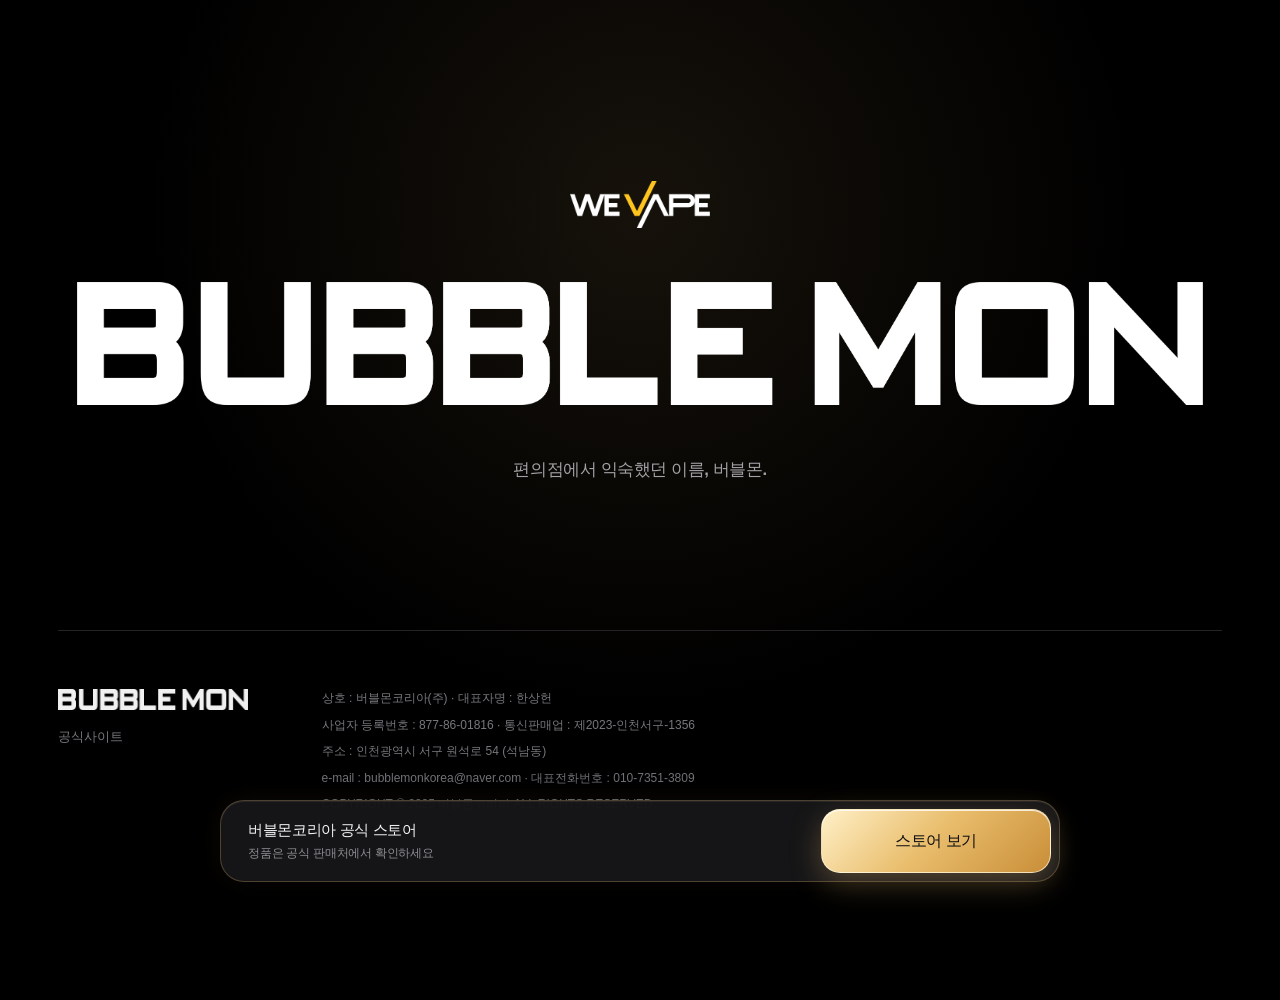
<file: index.html>
<!doctype html>
<html lang="ko">
  <head>
    <meta charset="UTF-8" />
    <meta name="viewport" content="width=device-width, initial-scale=1.0" />
    <meta name="theme-color" content="#000000" />
    <meta name="format-detection" content="telephone=no" />

    <script async src="https://www.googletagmanager.com/gtag/js?id=G-W4FLJFV6JB"></script>
    <script>
      window.dataLayer = window.dataLayer || [];
      function gtag(){dataLayer.push(arguments);}
      gtag('js', new Date());
      gtag('config', 'G-W4FLJFV6JB');
    </script>

    <meta name="robots" content="index, follow, noimageindex" />
    <meta name="googlebot" content="index, follow, noimageindex" />
    <link rel="canonical" href="https://www.bbmbrand.store/" />

    <title>공식 브랜드 페이지</title>

    <meta property="og:type" content="website" />
    <meta property="og:locale" content="ko_KR" />
    <meta property="og:title" content="공식 브랜드 페이지" />
    <meta property="og:url" content="https://www.bbmbrand.store/" />
    <meta property="og:image" content="https://www.bbmbrand.store/media/og-home-v2.png" />
    <meta property="og:image:secure_url" content="https://www.bbmbrand.store/media/og-home-v2.png" />
    <meta property="og:image:type" content="image/png" />
    <meta property="og:image:width" content="1200" />
    <meta property="og:image:height" content="630" />
    <meta property="og:image:alt" content="공식 브랜드 페이지" />

    <meta name="twitter:card" content="summary_large_image" />
    <meta name="twitter:title" content="공식 브랜드 페이지" />
    <meta name="twitter:image" content="https://www.bbmbrand.store/media/og-home-v2.png" />
    <meta name="twitter:image:alt" content="공식 브랜드 페이지" />

    <link rel="icon" href="/favicon.ico" sizes="any" />
    <link rel="icon" type="image/png" sizes="48x48" href="/icons/favicon-48.png" />
    <link rel="apple-touch-icon" sizes="180x180" href="/icons/apple-touch-icon-180.png" />
    <link rel="stylesheet" href="./assets/brand-clean.css?v=4" />

    <!-- Meta Pixel Code -->
    <script>
      !function(f,b,e,v,n,t,s)
      {if(f.fbq)return;n=f.fbq=function(){n.callMethod?
      n.callMethod.apply(n,arguments):n.queue.push(arguments)};
      if(!f._fbq)f._fbq=n;n.push=n;n.loaded=!0;n.version='2.0';
      n.queue=[];t=b.createElement(e);t.async=!0;
      t.src=v;s=b.getElementsByTagName(e)[0];
      s.parentNode.insertBefore(t,s)}(window,document,'script',
      'https://connect.facebook.net/en_US/fbevents.js');
      fbq('init', '1106646365328456');
      fbq('track', 'PageView');
    </script>
    <!-- End Meta Pixel Code -->
  </head>
  <body>
    <!-- Meta Pixel Code -->
    <noscript>
      <img
        height="1"
        width="1"
        style="display:none"
        src="https://www.facebook.com/tr?id=1106646365328456&amp;ev=PageView&amp;noscript=1"
        alt=""
      />
    </noscript>
    <!-- End Meta Pixel Code -->

    <main class="brand-main">
      <section class="brand-hero" aria-labelledby="brand-title" data-nosnippet>
        <div class="brand-hero-inner">
          <img
            class="brand-submark"
            src="./products/wevape-logo.webp"
            alt=""
            aria-hidden="true"
            width="752"
            height="238"
          />
          <h1 id="brand-title" class="sr-only">브랜드 소개</h1>
          <img
            class="brand-wordmark"
            src="./products/bubblemon-logo.webp"
            alt=""
            aria-hidden="true"
            width="6430"
            height="705"
          />
          <p class="brand-caption">편의점에서 익숙했던 이름, 버블몬.</p>
        </div>
      </section>

      <footer class="brand-footer" data-nosnippet>
        <div>
          <img
            class="brand-footer-mark"
            src="./products/bubblemon-logo.webp"
            alt=""
            width="6430"
            height="705"
          />
          <p class="brand-footer-site">공식사이트</p>
        </div>
        <div class="brand-footer-info">
          <p>상호 : 버블몬코리아(주) · 대표자명 : 한상헌</p>
          <p>사업자 등록번호 : 877-86-01816 · 통신판매업 : 제2023-인천서구-1356</p>
          <p>주소 : 인천광역시 서구 원석로 54 (석남동)</p>
          <p>
            e-mail : <a href="mailto:bubblemonkorea@naver.com">bubblemonkorea@naver.com</a>
            · 대표전화번호 : <a href="tel:+821073513809">010-7351-3809</a>
          </p>
          <p>COPYRIGHT © 2025 버블몬코리아 ALL RIGHTS RESERVED.</p>
        </div>
      </footer>
    </main>

    <aside class="store-dock" aria-label="공식 스토어" data-nosnippet>
      <div class="store-dock-copy">
        <strong>버블몬코리아 공식 스토어</strong>
        <span>정품은 공식 판매처에서 확인하세요</span>
      </div>
      <a
        class="store-dock-link"
        href="https://smartstore.naver.com/bubblemonkorea/products/13658197568"
        target="_blank"
        rel="nofollow sponsored noreferrer"
        aria-label="공식 스토어 보기, 새 창"
      >
        <span>스토어 보기</span>
      </a>
    </aside>

    <script>
      document.querySelector('.store-dock-link').addEventListener('click', function () {
        if (typeof window.fbq === 'function') {
          window.fbq('trackCustom', 'OfficialStoreClick', {
            button_name: 'store_view',
            destination: 'naver_smartstore'
          });
        }
        if (typeof window.gtag === 'function') {
          window.gtag('event', 'official_store_click', {
            button_name: 'store_view',
            destination: 'naver_smartstore'
          });
        }
      });
    </script>
  </body>
</html>
</file>
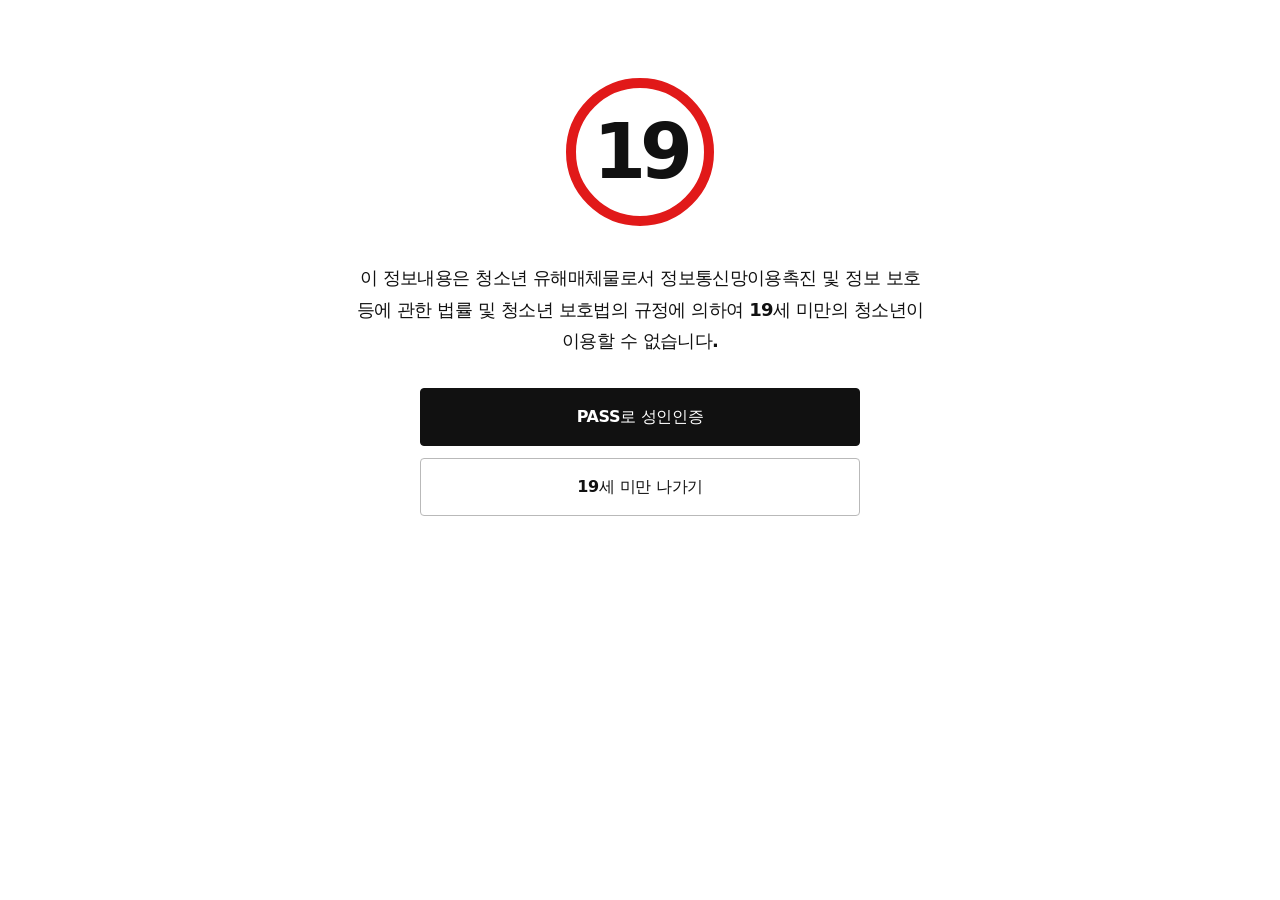
<file: adult.html>
<!doctype html>
<html lang="ko">
  <head>
    <meta charset="UTF-8" />
    <meta name="viewport" content="width=device-width, initial-scale=1.0" />
    <meta name="theme-color" content="#ffffff" />
    <meta name="robots" content="noindex, nofollow, noarchive, nosnippet, noimageindex" />
    <meta name="googlebot" content="noindex, nofollow, noarchive, nosnippet, noimageindex" />
    <title>성인인증 | 버블몬</title>
    <meta name="application-name" content="버블몬" />
    <meta property="og:site_name" content="버블몬" />
    <link rel="stylesheet" href="/assets/adult-gate.css?v=5" />
    <script defer src="https://cdn.portone.io/v2/browser-sdk.js"></script>
    <script defer src="/assets/adult-verification.js?v=1"></script>
  </head>
  <body>
    <main class="adult-gate" aria-labelledby="adult-warning">
      <section class="adult-required-mark">
        <div class="adult-19-mark" role="img" aria-label="19세 미만 이용 불가">19</div>
        <p id="adult-warning">
          이 정보내용은 청소년 유해매체물로서 정보통신망이용촉진 및 정보 보호 등에 관한 법률 및
          청소년 보호법의 규정에 의하여 19세 미만의 청소년이 이용할 수 없습니다.
        </p>
      </section>

      <div class="adult-actions">
        <button type="button" class="adult-verify" id="adult-verify">PASS로 성인인증</button>
        <a class="adult-exit" id="adult-exit" href="https://www.naver.com/">19세 미만 나가기</a>
      </div>
    </main>
  </body>
</html>
</file>
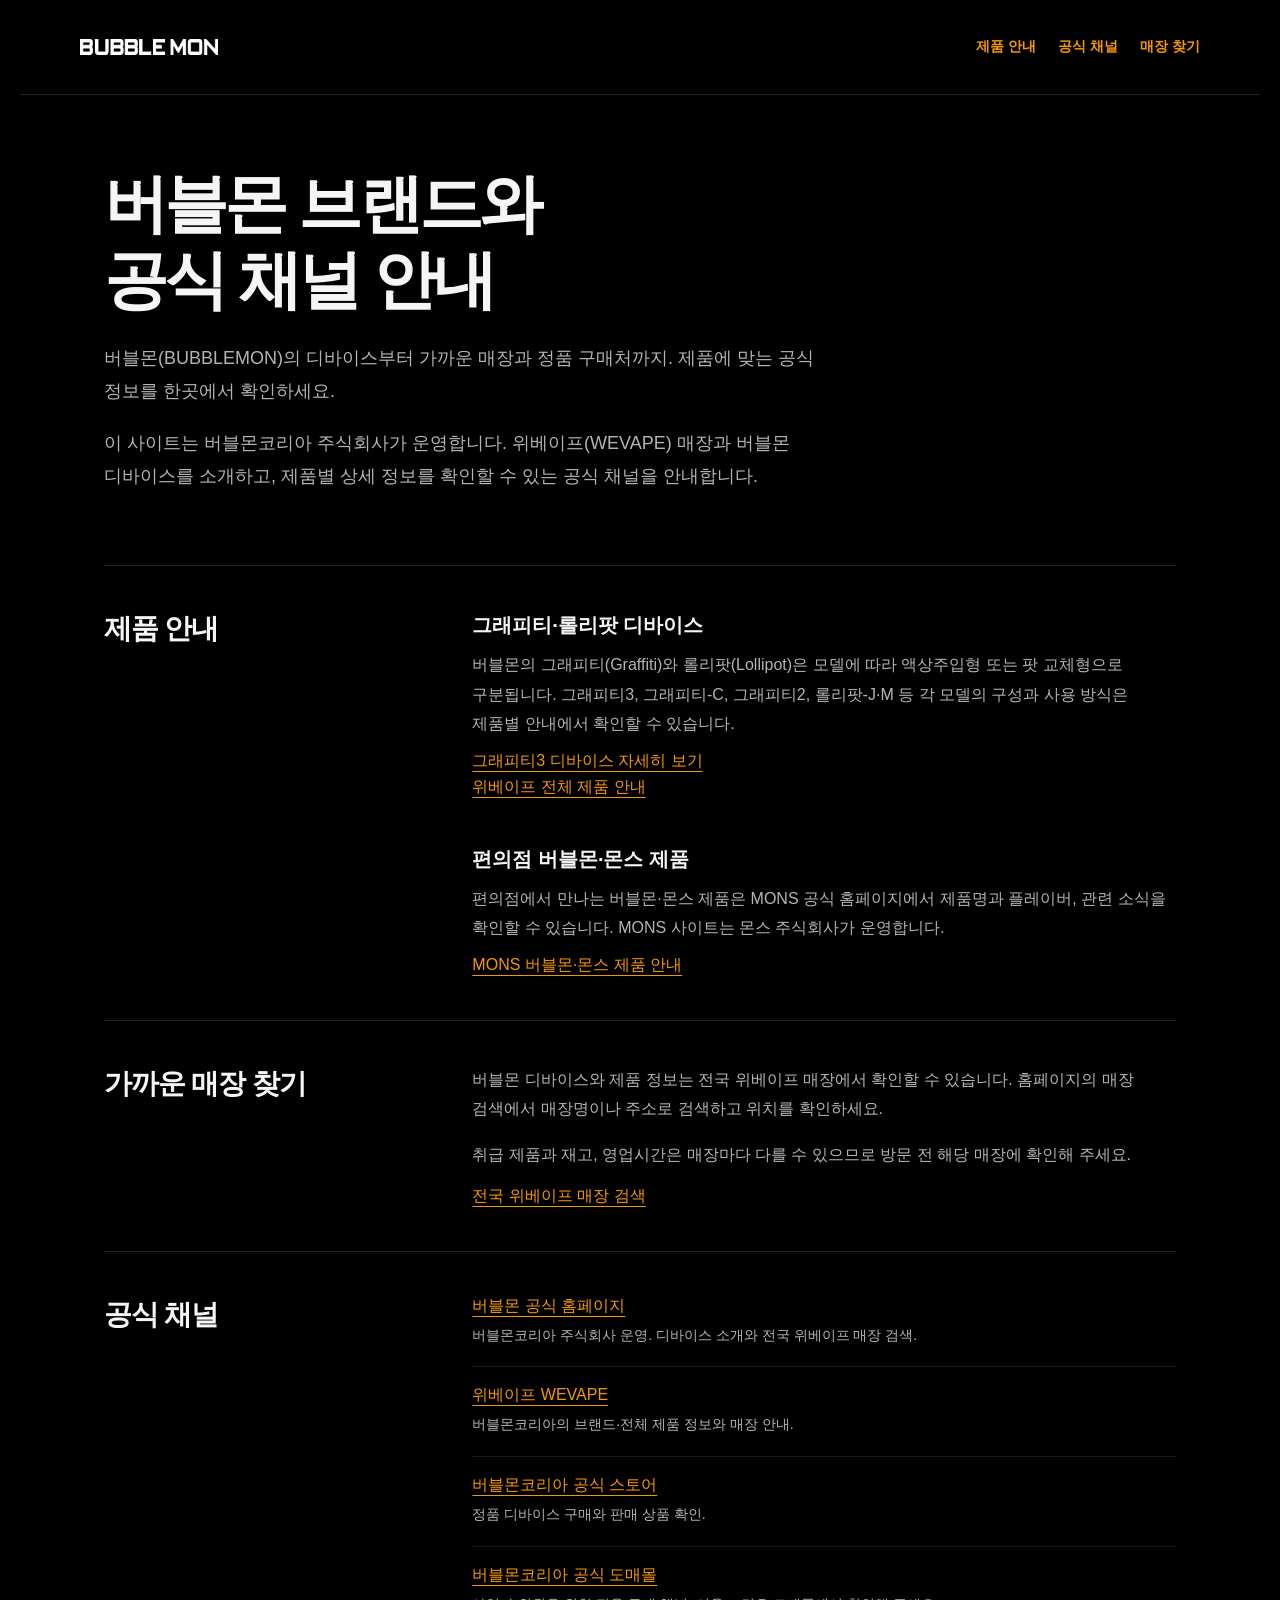
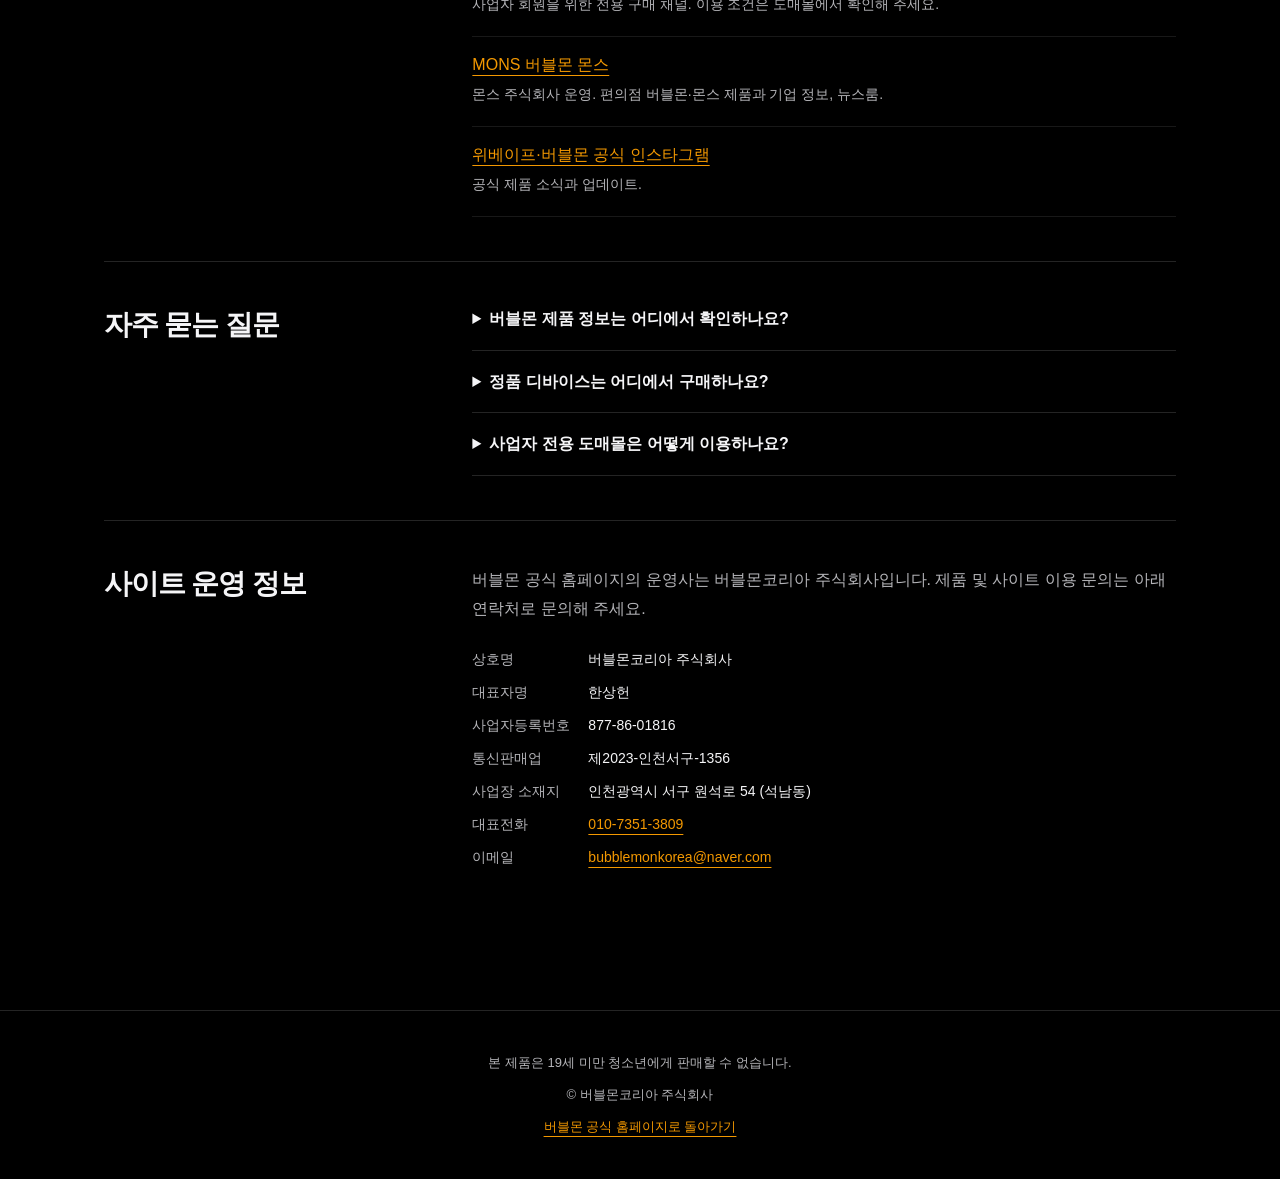
<file: bubblemon.html>
<!doctype html>
<html lang="ko">
  <head>
    <meta charset="UTF-8" />
    <meta name="viewport" content="width=device-width, initial-scale=1.0" />
    <meta name="theme-color" content="#000000" />
    <meta name="naver-site-verification" content="0710089a0bf677d1aa8e821bea687a7b06e0f4df" />
    <meta name="robots" content="index, follow, max-image-preview:large" />
    <title>버블몬 브랜드·제품·공식 채널 안내 | 버블몬코리아</title>
    <meta name="description" content="버블몬 BUBBLEMON 브랜드와 그래피티·롤리팟 디바이스 안내. 위베이프 매장, 공식 스토어, 사업자 도매몰, MONS 편의점 제품 정보의 공식 확인 경로를 소개합니다." />
    <link rel="canonical" href="https://www.wevapekorea.co.kr/bubblemon" />
    <meta property="og:type" content="website" />
    <meta property="og:site_name" content="버블몬" />
    <meta property="og:locale" content="ko_KR" />
    <meta property="og:title" content="버블몬 브랜드·제품·공식 채널 안내" />
    <meta property="og:description" content="버블몬 디바이스, 위베이프 매장, 정품 구매처와 제품별 공식 정보 안내." />
    <meta property="og:url" content="https://www.wevapekorea.co.kr/bubblemon" />
    <meta property="og:image" content="https://www.wevapekorea.co.kr/media/og-home-v2.png" />
    <meta name="twitter:card" content="summary_large_image" />
    <meta name="twitter:title" content="버블몬 브랜드·제품·공식 채널 안내" />
    <meta name="twitter:description" content="버블몬 디바이스, 위베이프 매장, 정품 구매처와 제품별 공식 정보 안내." />
    <meta name="twitter:image" content="https://www.wevapekorea.co.kr/media/og-home-v2.png" />
    <link rel="icon" href="/favicon.ico" sizes="any" />
    <link rel="icon" type="image/png" sizes="48x48" href="/icons/favicon-48.png" />
    <link rel="stylesheet" href="/assets/brand-home.css?v=1" />
    <script type="application/ld+json">
      {
        "@context": "https://schema.org",
        "@type": "AboutPage",
        "@id": "https://www.wevapekorea.co.kr/bubblemon#webpage",
        "url": "https://www.wevapekorea.co.kr/bubblemon",
        "name": "버블몬 브랜드·제품·공식 채널 안내",
        "description": "버블몬 브랜드와 디바이스, 위베이프 매장 및 제품별 공식 채널 안내",
        "inLanguage": "ko-KR",
        "isPartOf": { "@id": "https://www.wevapekorea.co.kr/#website" },
        "about": { "@id": "https://www.wevapekorea.co.kr/#brand" },
        "publisher": { "@id": "https://www.wevapekorea.co.kr/#organization" },
        "relatedLink": [
          "https://relxkorea.co.kr/products/",
          "https://smartstore.naver.com/bubblemonkorea",
          "https://www.bbmkorea.co.kr/",
          "https://mons.kr/",
          "https://www.instagram.com/wevape_bubblemon_official/"
        ]
      }
    </script>
    <script async src="https://www.googletagmanager.com/gtag/js?id=G-W4FLJFV6JB"></script>
    <script>
      window.dataLayer = window.dataLayer || [];
      function gtag(){dataLayer.push(arguments);}
      gtag('js', new Date());
      gtag('config', 'G-W4FLJFV6JB');
    </script>
  </head>
  <body class="bbm-guide">
    <header class="bbm-guide__header">
      <a class="bbm-guide__logo" href="/" aria-label="버블몬 공식 홈페이지">
        <img src="/products/bubblemon-logo.webp" alt="버블몬 BUBBLEMON" width="138" height="41" />
      </a>
      <nav class="bbm-brand-nav" aria-label="브랜드 안내 목차">
        <a href="#products">제품 안내</a>
        <a href="#channels">공식 채널</a>
        <a href="/#stores">매장 찾기</a>
      </nav>
    </header>
    <main class="bbm-guide__main">
      <section class="bbm-guide__hero" aria-labelledby="brand-title">
        <h1 id="brand-title">버블몬 브랜드와<br />공식 채널 안내</h1>
        <p>버블몬(BUBBLEMON)의 디바이스부터 가까운 매장과 정품 구매처까지. 제품에 맞는 공식 정보를 한곳에서 확인하세요.</p>
        <p>이 사이트는 버블몬코리아 주식회사가 운영합니다. 위베이프(WEVAPE) 매장과 버블몬 디바이스를 소개하고, 제품별 상세 정보를 확인할 수 있는 공식 채널을 안내합니다.</p>
      </section>

      <section class="bbm-guide__section" id="products" aria-labelledby="products-title">
        <h2 id="products-title">제품 안내</h2>
        <div class="bbm-guide__products">
          <article>
            <h3>그래피티·롤리팟 디바이스</h3>
            <p>버블몬의 그래피티(Graffiti)와 롤리팟(Lollipot)은 모델에 따라 액상주입형 또는 팟 교체형으로 구분됩니다. 그래피티3, 그래피티-C, 그래피티2, 롤리팟-J·M 등 각 모델의 구성과 사용 방식은 제품별 안내에서 확인할 수 있습니다.</p>
            <a href="/#top">그래피티3 디바이스 자세히 보기</a>
            <p><a href="https://relxkorea.co.kr/products/" target="_blank" rel="noopener">위베이프 전체 제품 안내</a></p>
          </article>
          <article>
            <h3>편의점 버블몬·몬스 제품</h3>
            <p>편의점에서 만나는 버블몬·몬스 제품은 MONS 공식 홈페이지에서 제품명과 플레이버, 관련 소식을 확인할 수 있습니다. MONS 사이트는 몬스 주식회사가 운영합니다.</p>
            <a href="https://mons.kr/product-list/" target="_blank" rel="noopener">MONS 버블몬·몬스 제품 안내</a>
          </article>
        </div>
      </section>

      <section class="bbm-guide__section" id="stores" aria-labelledby="stores-title">
        <h2 id="stores-title">가까운 매장 찾기</h2>
        <div>
          <p>버블몬 디바이스와 제품 정보는 전국 위베이프 매장에서 확인할 수 있습니다. 홈페이지의 매장 검색에서 매장명이나 주소로 검색하고 위치를 확인하세요.</p>
          <p>취급 제품과 재고, 영업시간은 매장마다 다를 수 있으므로 방문 전 해당 매장에 확인해 주세요.</p>
          <a href="/#stores">전국 위베이프 매장 검색</a>
        </div>
      </section>

      <section class="bbm-guide__section" id="channels" aria-labelledby="channels-title">
        <h2 id="channels-title">공식 채널</h2>
        <ul class="bbm-guide__links">
          <li>
            <a href="/">버블몬 공식 홈페이지</a>
            <p>버블몬코리아 주식회사 운영. 디바이스 소개와 전국 위베이프 매장 검색.</p>
          </li>
          <li>
            <a href="https://relxkorea.co.kr/" target="_blank" rel="noopener">위베이프 WEVAPE</a>
            <p>버블몬코리아의 브랜드·전체 제품 정보와 매장 안내.</p>
          </li>
          <li>
            <a href="https://smartstore.naver.com/bubblemonkorea" target="_blank" rel="noopener">버블몬코리아 공식 스토어</a>
            <p>정품 디바이스 구매와 판매 상품 확인.</p>
          </li>
          <li>
            <a href="https://www.bbmkorea.co.kr/auth/closed-mall?next=%2F" target="_blank" rel="noopener">버블몬코리아 공식 도매몰</a>
            <p>사업자 회원을 위한 전용 구매 채널. 이용 조건은 도매몰에서 확인해 주세요.</p>
          </li>
          <li>
            <a href="https://mons.kr/" target="_blank" rel="noopener">MONS 버블몬 몬스</a>
            <p>몬스 주식회사 운영. 편의점 버블몬·몬스 제품과 기업 정보, 뉴스룸.</p>
          </li>
          <li>
            <a href="https://www.instagram.com/wevape_bubblemon_official/" target="_blank" rel="noopener">위베이프·버블몬 공식 인스타그램</a>
            <p>공식 제품 소식과 업데이트.</p>
          </li>
        </ul>
      </section>

      <section class="bbm-guide__section" aria-labelledby="questions-title">
        <h2 id="questions-title">자주 묻는 질문</h2>
        <div>
          <details>
            <summary>버블몬 제품 정보는 어디에서 확인하나요?</summary>
            <p>그래피티·롤리팟 디바이스는 버블몬 공식 홈페이지와 위베이프 제품 안내에서 확인하세요. 편의점 버블몬·몬스 제품은 MONS 공식 홈페이지에서 제품별 정보를 확인할 수 있습니다.</p>
          </details>
          <details>
            <summary>정품 디바이스는 어디에서 구매하나요?</summary>
            <p>버블몬코리아 공식 스토어의 판매 상품 또는 가까운 위베이프 매장을 확인하세요. 제품별 판매 경로와 재고는 다를 수 있습니다.</p>
          </details>
          <details>
            <summary>사업자 전용 도매몰은 어떻게 이용하나요?</summary>
            <p>버블몬코리아 공식 도매몰은 사업자 회원 전용입니다. 도매몰에서 회원 가입과 이용 안내를 확인해 주세요.</p>
          </details>
        </div>
      </section>

      <section class="bbm-guide__section" aria-labelledby="operator-title">
        <h2 id="operator-title">사이트 운영 정보</h2>
        <div>
          <p>버블몬 공식 홈페이지의 운영사는 버블몬코리아 주식회사입니다. 제품 및 사이트 이용 문의는 아래 연락처로 문의해 주세요.</p>
          <dl class="bbm-guide__business">
            <dt>상호명</dt><dd>버블몬코리아 주식회사</dd>
            <dt>대표자명</dt><dd>한상헌</dd>
            <dt>사업자등록번호</dt><dd>877-86-01816</dd>
            <dt>통신판매업</dt><dd>제2023-인천서구-1356</dd>
            <dt>사업장 소재지</dt><dd>인천광역시 서구 원석로 54 (석남동)</dd>
            <dt>대표전화</dt><dd><a href="tel:+821073513809">010-7351-3809</a></dd>
            <dt>이메일</dt><dd><a href="mailto:bubblemonkorea@naver.com">bubblemonkorea@naver.com</a></dd>
          </dl>
        </div>
      </section>
    </main>
    <footer class="bbm-guide__footer">
      <p>본 제품은 19세 미만 청소년에게 판매할 수 없습니다.</p>
      <p>© 버블몬코리아 주식회사</p>
      <p><a href="/">버블몬 공식 홈페이지로 돌아가기</a></p>
    </footer>
  </body>
</html>
</file>
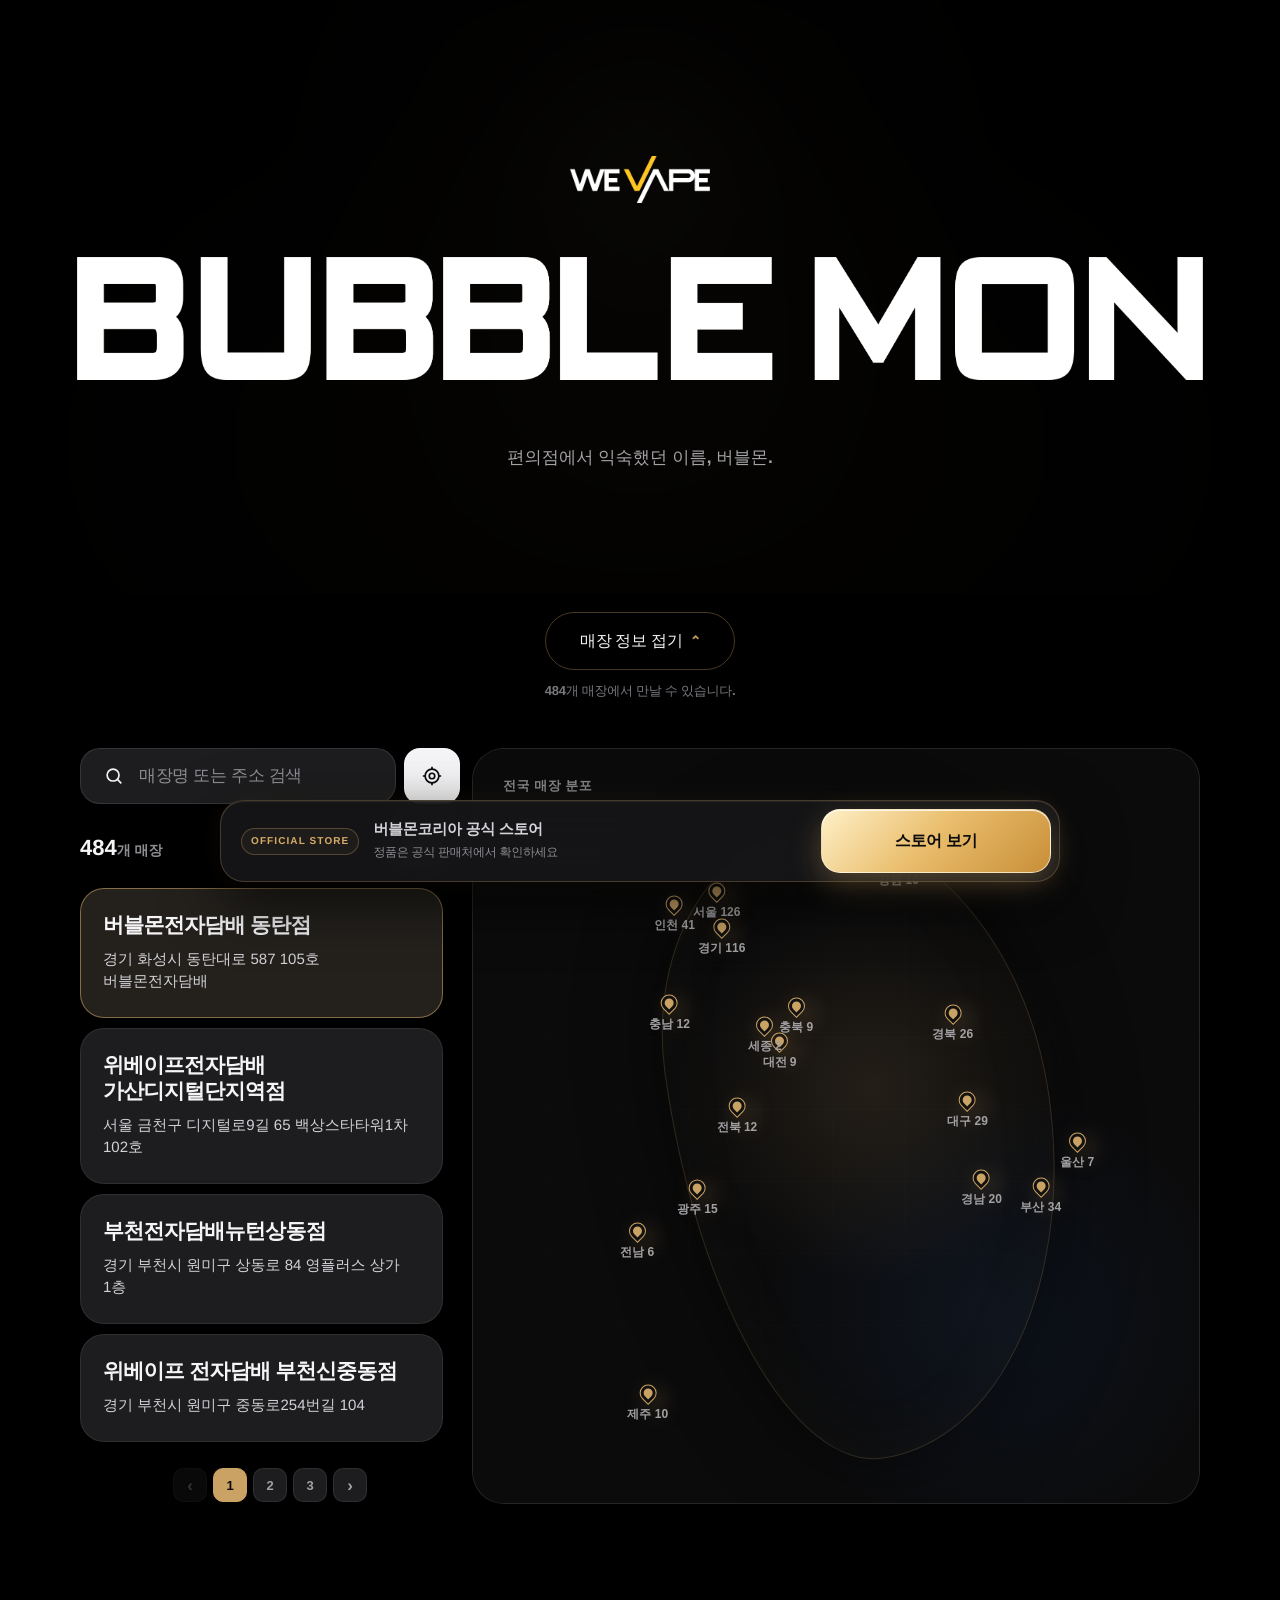
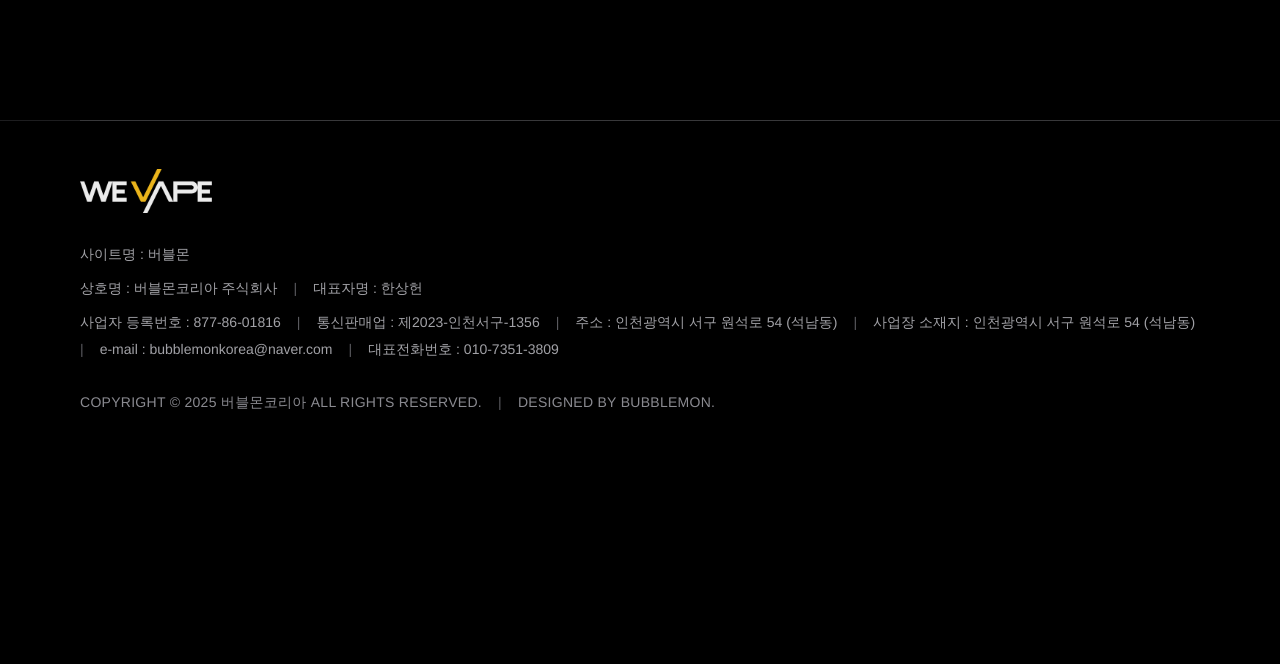
<file: stores.html>
<!doctype html>
<html lang="ko" data-bbm-page="brand">
  <head>
    <meta charset="UTF-8" />
    <meta name="viewport" content="width=device-width, initial-scale=1.0" />
    <meta name="theme-color" content="#000000" />
    <meta name="format-detection" content="telephone=no" />

    <script async src="https://www.googletagmanager.com/gtag/js?id=G-W4FLJFV6JB"></script>
    <script>
      window.dataLayer = window.dataLayer || [];
      function gtag(){dataLayer.push(arguments);}
      gtag('js', new Date());
      gtag('config', 'G-W4FLJFV6JB');

      (function () {
        var dataLayer = window.dataLayer;
        var originalPush = dataLayer.push;
        dataLayer.push = function () {
          for (var index = 0; index < arguments.length; index++) {
            var item = arguments[index];
            if (item && typeof item === 'object' && !Array.isArray(item) && item.event) {
              gtag('event', item.event, item);
            }
          }
          return originalPush.apply(dataLayer, arguments);
        };
      })();
    </script>

    <meta name="robots" content="noindex, nofollow, noarchive, nosnippet, noimageindex" />
    <meta name="googlebot" content="noindex, nofollow, noarchive, nosnippet, noimageindex" />
    <title>매장 안내 | 위베이프</title>

    <link rel="icon" href="/favicon.ico" sizes="any" />
    <link rel="icon" type="image/png" sizes="48x48" href="/icons/favicon-48.png" />

    <script>
      (function () {
        if (!location.hash) {
          history.replaceState(null, "", location.pathname + location.search + "#stores");
        }

        var BLOCK = /graffiti3-|\/videos\//;
        var TARGET = { img: 1, source: 1, video: 1 };
        var create = document.createElement;

        document.createElement = function (tag, options) {
          var node = create.call(document, tag, options);
          if (TARGET[String(tag).toLowerCase()]) {
            var setAttribute = node.setAttribute;
            node.setAttribute = function (name, value) {
              var attr = String(name).toLowerCase();
              if ((attr === "src" || attr === "srcset") && BLOCK.test(String(value))) return;
              return setAttribute.call(node, name, value);
            };

            ["src", "srcset"].forEach(function (prop) {
              var proto = Object.getPrototypeOf(node);
              var desc = proto && Object.getOwnPropertyDescriptor(proto, prop);
              if (!desc || !desc.set) return;
              Object.defineProperty(node, prop, {
                configurable: true,
                enumerable: desc.enumerable,
                get: function () { return desc.get.call(node); },
                set: function (value) {
                  if (BLOCK.test(String(value))) return;
                  desc.set.call(node, value);
                }
              });
            });
          }
          return node;
        };
      })();
    </script>

    <script type="module" crossorigin src="./assets/app.js?v=5"></script>
    <script src="./assets/brand-section.js?v=8" defer></script>
    <script src="./assets/store-selection.js?v=2" defer></script>
    <script src="./assets/brand-page.js?v=25" defer></script>
    <link rel="stylesheet" crossorigin href="./assets/style.css?v=22" />
    <link rel="stylesheet" href="./assets/brand-page.css?v=22" />
  </head>
  <body>
    <div id="root"></div>
    <noscript>
      <p style="max-width:640px;margin:48px auto;padding:0 24px;color:#f5f5f7;text-align:center;">
        자바스크립트를 켜주세요.
      </p>
    </noscript>
  </body>
</html>
</file>
<file: assets/brand-clean.css>
:root {
  color-scheme: dark;
  font-family: Pretendard, -apple-system, BlinkMacSystemFont, "Segoe UI", sans-serif;
  background: #000;
  color: #f5f5f7;
  font-synthesis: none;
}

* { box-sizing: border-box; }

html {
  min-width: 320px;
  background: #000;
  scroll-behavior: smooth;
}

body {
  min-width: 320px;
  min-height: 100vh;
  margin: 0;
  overflow-x: hidden;
  background:
    radial-gradient(circle at 50% 21%, rgba(202, 162, 99, 0.11), transparent 31rem),
    #000;
  color: #f5f5f7;
}

a { color: inherit; }

.sr-only {
  position: absolute;
  width: 1px;
  height: 1px;
  padding: 0;
  margin: -1px;
  overflow: hidden;
  clip: rect(0, 0, 0, 0);
  white-space: nowrap;
  border: 0;
}

.brand-main {
  min-height: 100vh;
  padding-bottom: 118px;
}

.brand-hero {
  display: flex;
  min-height: 70svh;
  padding: 76px 4vw 44px;
  align-items: center;
  justify-content: center;
  text-align: center;
}

.brand-hero-inner {
  display: flex;
  width: min(100%, 1560px);
  flex-direction: column;
  align-items: center;
}

.brand-submark {
  width: clamp(122px, 11vw, 188px);
  height: auto;
  margin-bottom: clamp(42px, 6vh, 76px);
}

.brand-wordmark {
  display: block;
  width: min(88vw, 1420px);
  height: auto;
  filter: brightness(0) invert(1);
}

.brand-caption {
  margin: clamp(42px, 6vh, 68px) 0 0;
  color: #a1a1a6;
  font-size: clamp(16px, 1.3vw, 21px);
  font-weight: 560;
  letter-spacing: -0.025em;
}

.store-dock-link:focus-visible {
  outline: 2px solid #e6bd78;
  outline-offset: 3px;
}

.brand-footer {
  display: grid;
  width: min(100% - 9vw, 1320px);
  margin: 0 auto;
  padding: 58px 0 68px;
  border-top: 1px solid #242426;
  grid-template-columns: 210px 1fr;
  gap: 54px;
  color: #77777d;
}

.brand-footer-mark {
  width: 190px;
  height: auto;
  filter: brightness(0) invert(1);
  opacity: 0.94;
}

.brand-footer-site {
  margin: 14px 0 0;
  font-size: 13px;
}

.brand-footer-info {
  display: flex;
  flex-direction: column;
  justify-content: center;
  gap: 8px;
  font-size: 12px;
  line-height: 1.55;
}

.brand-footer-info p { margin: 0; }
.brand-footer-info a { text-decoration: none; }

.store-dock {
  position: fixed;
  z-index: 20;
  left: 50%;
  bottom: 18px;
  display: grid;
  width: min(92vw, 840px);
  min-height: 78px;
  padding: 8px;
  border: 1px solid rgba(224, 181, 109, 0.28);
  border-radius: 24px;
  background: rgba(23, 23, 25, 0.93);
  grid-template-columns: minmax(0, 1fr) auto;
  gap: 10px;
  transform: translateX(-50%);
  box-shadow: 0 20px 60px rgba(0, 0, 0, 0.68), 0 0 30px rgba(202, 162, 99, 0.08), inset 0 1px rgba(255, 255, 255, 0.07);
  backdrop-filter: blur(24px) saturate(150%);
}

.store-dock-copy {
  display: flex;
  min-width: 0;
  padding: 0 19px;
  flex-direction: column;
  justify-content: center;
  gap: 5px;
}

.store-dock-copy strong {
  color: #f5f5f7;
  font-size: 15px;
  font-weight: 730;
  letter-spacing: -0.025em;
}

.store-dock-copy span {
  color: #8e8e93;
  font-size: 12px;
  font-weight: 560;
  letter-spacing: -0.02em;
}

.store-dock-link {
  position: relative;
  display: inline-flex;
  width: 230px;
  min-height: 64px;
  padding: 0 22px;
  align-items: center;
  justify-content: center;
  overflow: hidden;
  border: 1px solid rgba(255, 248, 224, 0.7);
  border-radius: 19px;
  background: linear-gradient(135deg, #fff0c7 0%, #e9bd6c 48%, #c98e38 100%);
  color: #101011;
  font-size: clamp(16px, 1.25vw, 18px);
  font-weight: 800;
  letter-spacing: -0.025em;
  text-decoration: none;
  box-shadow: inset 0 1px 0 rgba(255, 255, 255, 0.78), 0 10px 30px rgba(202, 162, 99, 0.34);
  transition: filter 0.2s, transform 0.2s, box-shadow 0.2s;
}

.store-dock-link:hover {
  filter: brightness(1.08);
  transform: translateY(-2px);
  box-shadow: inset 0 1px 0 rgba(255, 255, 255, 0.84), 0 14px 36px rgba(202, 162, 99, 0.44);
}

.store-dock-link:active { transform: translateY(0) scale(0.985); }

@media (max-width: 900px) {
  .brand-main { padding-bottom: 178px; }

  .brand-hero {
    min-height: 52svh;
    padding: 56px 4vw 24px;
  }

  .brand-submark {
    width: 118px;
    margin-bottom: 42px;
  }

  .brand-wordmark { width: 88vw; }

  .brand-caption {
    margin-top: 40px;
    font-size: 16px;
  }

  .brand-footer {
    width: calc(100% - 44px);
    padding: 38px 0 54px;
    grid-template-columns: 1fr;
    gap: 30px;
  }

  .brand-footer-mark { width: 156px; }
  .brand-footer-info { font-size: 11px; }

  .store-dock {
    bottom: max(10px, env(safe-area-inset-bottom));
    width: calc(100vw - 24px);
    min-height: 0;
    padding: 10px;
    border-radius: 22px;
    grid-template-columns: minmax(0, 1fr);
    grid-template-rows: auto 72px;
    gap: 8px;
  }

  .store-dock-copy { padding: 7px 10px 4px; }
  .store-dock-copy strong { font-size: 15px; }
  .store-dock-copy span { font-size: 12px; }

  .store-dock-link {
    width: 100%;
    min-height: 72px;
    border-radius: 18px;
    font-size: clamp(17px, 4.8vw, 19px);
  }
}

@media (prefers-reduced-motion: reduce) {
  html { scroll-behavior: auto; }
  .store-dock-link { transition: none; }
}
</file>
<file: assets/adult-gate.css>
:root {
  color-scheme: light;
  font-family: "Pretendard Variable", Pretendard, -apple-system, BlinkMacSystemFont, system-ui, Roboto, "Noto Sans KR", "Malgun Gothic", sans-serif;
  background: #fff;
  color: #111;
  font-synthesis: none;
}

* {
  box-sizing: border-box;
}

html,
body {
  min-width: 0;
  min-height: 100%;
  margin: 0;
  background: #fff;
}

button,
a {
  font: inherit;
  -webkit-tap-highlight-color: transparent;
}

.adult-gate {
  display: flex;
  width: min(100%, 720px);
  min-height: 100svh;
  margin: 0 auto;
  padding: max(24px, env(safe-area-inset-top)) 24px max(28px, env(safe-area-inset-bottom));
  align-items: stretch;
  justify-content: flex-start;
  flex-direction: column;
  background: #fff;
}

.adult-required-mark {
  display: flex;
  padding: clamp(30px, 6vh, 56px) 0 0;
  align-items: center;
  justify-content: center;
  flex-direction: column;
  text-align: center;
}

.adult-19-mark {
  display: flex;
  width: clamp(118px, 22vw, 148px);
  height: clamp(118px, 22vw, 148px);
  align-items: center;
  justify-content: center;
  border: clamp(7px, 1vw, 10px) solid #e11919;
  border-radius: 50%;
  background: #fff;
  color: #111;
  font-size: clamp(58px, 11vw, 76px);
  font-weight: 900;
  letter-spacing: -0.08em;
  line-height: 1;
}

.adult-required-mark p {
  max-width: 570px;
  margin: clamp(26px, 4vh, 40px) auto 0;
  color: #111;
  font-size: clamp(15px, 2.3vw, 18px);
  font-weight: 650;
  letter-spacing: -0.035em;
  line-height: 1.75;
}

.adult-actions {
  display: grid;
  width: min(100%, 440px);
  margin: clamp(24px, 3.5vh, 34px) auto 0;
  gap: 12px;
}

.adult-actions button,
.adult-actions a {
  display: flex;
  width: 100%;
  min-height: 58px;
  padding: 13px 18px;
  align-items: center;
  justify-content: center;
  border-radius: 4px;
  font-size: 16px;
  font-weight: 750;
  letter-spacing: -0.025em;
  text-decoration: none;
  cursor: pointer;
}

.adult-verify {
  border: 1px solid #111;
  background: #111;
  color: #fff;
}

.adult-exit {
  border: 1px solid #b9b9b9;
  background: #fff;
  color: #111;
}

.adult-actions button:focus-visible,
.adult-actions a:focus-visible {
  outline: 3px solid #1a73e8;
  outline-offset: 3px;
}

.adult-actions button:disabled {
  cursor: wait;
  opacity: 0.58;
}

@media (max-width: 480px) {
  .adult-gate {
    padding-right: 20px;
    padding-left: 20px;
  }

  .adult-required-mark {
    padding-top: clamp(24px, 5vh, 42px);
  }

  .adult-required-mark p {
    font-size: 15px;
  }

  .adult-actions {
    margin-top: 26px;
  }

}
</file>
<file: assets/brand-home.css>
.bbm-brand-home,
.bbm-guide {
  --bbm-orange: #f39800;
  --bbm-white: #f5f5f7;
  --bbm-muted: #b4b4b8;
  box-sizing: border-box;
  color: var(--bbm-white);
  background: #000;
  font-family: 'SF Pro KR', 'SF Pro Display', 'Apple SD Gothic Neo', Pretendard,
    'Noto Sans KR', -apple-system, BlinkMacSystemFont, 'Helvetica Neue', Arial, sans-serif;
}

.bbm-brand-home *, .bbm-guide * { box-sizing: border-box; }
.bbm-brand-home { padding: 84px clamp(22px, 5vw, 72px) 30px; }
.bbm-brand-home__inner {
  display: flex;
  align-items: center;
  justify-content: space-between;
  gap: 24px;
  width: min(100%, 1120px);
  margin: 0 auto;
}
.bbm-brand-home h1 {
  margin: 0;
  font-size: clamp(24px, 2.8vw, 34px);
  font-weight: 700;
  letter-spacing: -.045em;
  line-height: 1.25;
}
.bbm-brand-home p {
  max-width: 620px;
  margin: 12px 0 0;
  color: var(--bbm-muted);
  font-size: 14px;
  line-height: 1.75;
  word-break: keep-all;
}
.bbm-brand-nav { display: flex; flex-wrap: wrap; gap: 14px 22px; }
.bbm-brand-nav a {
  padding: 8px 0;
  color: #f5f5f7;
  font-size: 14px;
  font-weight: 600;
  text-decoration: none;
  white-space: nowrap;
}
.bbm-brand-nav a:hover { color: #f39800; }
.bbm-brand-nav a:focus-visible, .bbm-guide a:focus-visible,
.bbm-guide summary:focus-visible { outline: 2px solid #f39800; outline-offset: 5px; }
#official-channels .bbm-official-sites__inner { align-items: start; }

#top .bbm-product-heading {
  color: #f4c16f;
  letter-spacing: -.09em;
  white-space: nowrap;
  -webkit-text-fill-color: transparent;
  background: linear-gradient(105deg,#f8ddb0 4%,#dba64e 47%,#f0bf66 68%,#b87b27 100%);
  -webkit-background-clip: text;
  background-clip: text;
  margin: 0 auto;
  font-size: clamp(104px,14.2vw,252px);
  font-weight: 800;
  line-height: .76;
}

.bbm-guide { margin: 0; min-height: 100vh; }
.bbm-guide__header {
  display: flex;
  align-items: center;
  justify-content: space-between;
  gap: 24px;
  max-width: 1240px;
  margin: 0 auto;
  padding: 30px clamp(22px, 5vw, 60px);
  border-bottom: 1px solid #ffffff24;
}
.bbm-guide__logo img { display: block; width: 138px; height: auto; filter: brightness(0) invert(1); }
.bbm-guide__main { width: min(100%, 1120px); margin: 0 auto; padding: 72px 24px 96px; }
.bbm-guide__hero { max-width: 800px; margin-bottom: 72px; }
.bbm-guide__hero h1 {
  margin: 0 0 24px;
  font-size: clamp(38px, 5.5vw, 64px);
  line-height: 1.18;
  font-weight: 700;
  letter-spacing: -.06em;
  word-break: keep-all;
}
.bbm-guide p { color: #b4b4b8; font-size: 16px; line-height: 1.85; word-break: keep-all; }
.bbm-guide__hero p { max-width: 720px; font-size: 18px; }
.bbm-guide__section {
  display: grid;
  grid-template-columns: minmax(180px, .7fr) minmax(0, 1.5fr);
  gap: 40px;
  padding: 44px 0;
  border-top: 1px solid #ffffff24;
  scroll-margin-top: 24px;
}
.bbm-guide h2 { margin: 0; font-size: 28px; line-height: 1.35; letter-spacing: -.04em; }
.bbm-guide h3 { margin: 0 0 10px; font-size: 20px; line-height: 1.5; }
.bbm-guide__section p:first-child { margin-top: 0; }
.bbm-guide a { color: #f39800; text-underline-offset: 5px; }
.bbm-guide__products { display: grid; gap: 30px; }
.bbm-guide__products article p { margin: 0 0 12px; }
.bbm-guide__links { margin: 0; padding: 0; list-style: none; }
.bbm-guide__links li { padding: 18px 0; border-bottom: 1px solid #ffffff18; }
.bbm-guide__links li:first-child { padding-top: 0; }
.bbm-guide__links p { margin: 6px 0 0; font-size: 14px; }
.bbm-guide details { border-bottom: 1px solid #ffffff24; padding: 18px 0; }
.bbm-guide details:first-child { padding-top: 0; }
.bbm-guide summary { cursor: pointer; line-height: 1.6; font-weight: 600; }
.bbm-guide details p { margin: 12px 0 0; }
.bbm-guide__business { margin: 24px 0 0; display: grid; grid-template-columns: auto 1fr; gap: 10px 18px; font-size: 14px; line-height: 1.65; }
.bbm-guide__business dt { color: #b4b4b8; }
.bbm-guide__business dd { margin: 0; overflow-wrap: anywhere; }
.bbm-guide__footer { padding: 32px 24px; border-top: 1px solid #ffffff24; text-align: center; }
.bbm-guide__footer p { margin: 8px 0; font-size: 13px; }

@media (max-width: 900px) {
  .bbm-brand-home__inner { align-items: flex-start; flex-direction: column; gap: 12px; }
  #top .bbm-product-heading { letter-spacing: -.095em; font-size: clamp(64px,17.4vw,100px); }
}
@media (max-width: 600px) {
  .bbm-brand-home { padding: 80px 22px 20px; }
  .bbm-desktop-break { display: none; }
  .bbm-brand-nav { gap: 8px 20px; }
  .bbm-guide__header { flex-direction: column; align-items: flex-start; gap: 16px; padding: 24px; }
  .bbm-guide__main { padding-top: 48px; padding-bottom: 64px; }
  .bbm-guide__hero { margin-bottom: 48px; }
  .bbm-guide__hero p { font-size: 16px; }
  .bbm-guide__section { grid-template-columns: 1fr; gap: 24px; padding: 32px 0; }
  .bbm-guide h2 { font-size: 25px; }
  .bbm-guide__business { grid-template-columns: 1fr; gap: 4px; }
  .bbm-guide__business dd { margin-bottom: 12px; }
}
</file>
<file: assets/style.css>
._page_fkv0c_1{--ink:#080808;--gold:#caa263;--ink-900:#000;--surface-800:#1d1d1f;--text-primary:#f5f5f7;--text-muted:#86868b;background:var(--ink-900);min-height:100vh;color:var(--text-primary);letter-spacing:normal;padding-bottom:104px;font-family:SF Pro KR,SF Pro Display,SF Pro Text,Apple SD Gothic Neo,Pretendard,Noto Sans KR,-apple-system,BlinkMacSystemFont,Helvetica Neue,Arial,sans-serif;overflow:clip}._page_fkv0c_1 *,._page_fkv0c_1 :before,._page_fkv0c_1 :after{box-sizing:border-box}._page_fkv0c_1 a{text-decoration:none}._page_fkv0c_1 a:not([class]){color:inherit}._page_fkv0c_1 button{font:inherit}._page_fkv0c_1 [data-reveal]{opacity:0;transition:opacity .8s cubic-bezier(.28,.11,.32,1),transform .8s cubic-bezier(.28,.11,.32,1);transform:translateY(32px)}._page_fkv0c_1 [data-reveal][data-on=true]{opacity:1;transform:translateY(0)}._scene_fkv0c_23{isolation:isolate;background:var(--ink-900);min-height:100svh;position:relative;overflow:hidden}._header_fkv0c_26{z-index:100;height:52px;color:var(--text-primary);-webkit-backdrop-filter:saturate(180%)blur(20px);backdrop-filter:saturate(180%)blur(20px);background:#000000b8;border-bottom:1px solid #ffffff1f;grid-template-columns:1fr;align-items:center;padding:0 6.25vw;display:grid;position:fixed;top:0;left:0;right:0}._header_fkv0c_26 a img{filter:brightness(0)invert();width:90px;display:block}._header_fkv0c_26>i{width:calc(var(--page-scroll,0) * 100%);background:#ffffffb8;height:1px;position:absolute;bottom:0;left:0}._hero_fkv0c_47{background:var(--ink-900);flex-direction:column;justify-content:flex-start;align-items:center;gap:0;min-height:0;padding:0;display:flex;overflow:hidden}._hero_fkv0c_47:before{content:"";z-index:5;pointer-events:none;mix-blend-mode:screen;filter:blur(30px);opacity:.18;background:radial-gradient(circle at 50% 27%,#ffebc724,#dba6540e 18%,#0000 39%),radial-gradient(at 50% 67%,#daa44e1c,#0000 56%);animation:8.5s cubic-bezier(.45,0,.2,1) .3s infinite alternate _heroAmbientBloom_fkv0c_1;position:absolute;inset:-14%;transform:translateY(4%)scale(.9)}._heroSet_fkv0c_49{z-index:-2;background:#000;position:absolute;inset:0}._heroSet_fkv0c_49:after{content:"";background:linear-gradient(#0000000a,#0000 54%,#0000002e);position:absolute;inset:0}._heroText_fkv0c_51{z-index:4;text-align:center;width:100%;padding:0 6.25vw;display:none;position:relative}._heroBrand_fkv0c_52{filter:brightness(0)invert();opacity:.98;width:clamp(132px,9.6vw,184px);height:auto;margin:0 auto 8px;display:block}._heroText_fkv0c_51 h1{color:#f4c16f;letter-spacing:-.09em;white-space:nowrap;-webkit-text-fill-color:transparent;background:linear-gradient(105deg,#f8ddb0 4%,#dba64e 47%,#f0bf66 68%,#b87b27 100%);-webkit-background-clip:text;background-clip:text;margin:0 auto;font-size:clamp(104px,14.2vw,252px);font-weight:800;line-height:.76}._inlineBuy_fkv0c_54{align-items:center;gap:10px;margin-top:32px;padding:0;font-size:17px;font-weight:400;line-height:27px;display:inline-flex;color:#2997ff!important}._inlineBuy_fkv0c_54 b{transition:transform .25s}._inlineBuy_fkv0c_54:hover b{transform:translate(3px,-3px)}._heroProduct_fkv0c_56{z-index:2;background:#000;width:100%;margin-top:0;position:relative;overflow:hidden}._heroProduct_fkv0c_56:before{content:"";z-index:3;pointer-events:none;opacity:1;background:#000;animation:1.9s cubic-bezier(.22,1,.36,1) 80ms both _heroCurtainFade_fkv0c_1;position:absolute;inset:0}._heroProduct_fkv0c_56:after{display:none}._heroProduct_fkv0c_56 picture{width:100%;display:block}._heroProduct_fkv0c_56 picture img{z-index:2;object-fit:cover;opacity:1;filter:none;width:100%;height:auto;display:block;position:relative;transform:none}._heroProduct_fkv0c_56>i{display:none}._hero_fkv0c_47+._coreScene_fkv0c_62{border-top:0;margin-top:-1px}._coreScene_fkv0c_62{--core-card:min(82vw,1100px,calc((100svh - 200px)*1.5));background:var(--surface-800);min-height:auto;padding:148px 0 132px}._coreHead_fkv0c_66{width:min(87.5vw,1280px);margin:0 auto 84px}._coreHead_fkv0c_66 h2{color:var(--text-primary);letter-spacing:-.055em;margin:0;font-size:clamp(58px,5.4vw,80px);font-weight:600;line-height:1.08}._coreRail_fkv0c_68{padding:0 calc((100vw - var(--core-card))/2) 10px;overscroll-behavior-inline:contain;scroll-snap-type:x mandatory;scroll-padding-inline:calc((100vw - var(--core-card))/2);scrollbar-width:none;gap:24px;display:flex;overflow-x:auto}._coreRail_fkv0c_68::-webkit-scrollbar{display:none}._coreCard_fkv0c_70{flex:0 0 var(--core-card);aspect-ratio:3/2;scroll-snap-align:center;scroll-snap-stop:always;color:var(--text-primary);background:#000;border-radius:32px;display:block;position:relative;overflow:hidden}._coreCopy_fkv0c_71{z-index:3;text-align:center;pointer-events:none;background:linear-gradient(#0000 0%,#00000057 34%,#000000e6 100%);flex-direction:column;justify-content:flex-end;min-height:40%;padding:110px 56px 48px;display:flex;position:absolute;bottom:0;left:0;right:0}._coreCopy_fkv0c_71 h3{letter-spacing:-.035em;margin:0;font-size:clamp(30px,2.5vw,42px);font-weight:600;line-height:1.16}._coreCopy_fkv0c_71 p{color:#d2d2d7;letter-spacing:-.025em;margin:12px 0 0;font-size:clamp(18px,1.45vw,24px);font-weight:600;line-height:1.42}._coreMedia_fkv0c_74{z-index:1;place-items:center;display:grid;position:absolute;inset:0;overflow:hidden}._coreMedia_fkv0c_74 img{object-fit:contain;width:100%;height:100%;padding:5% 6% 18%;display:block}._coreMedia_fkv0c_74 video{object-fit:cover;object-position:center center;background:#000;width:100%;height:100%;display:block}._coreControls_fkv0c_77{justify-content:center;align-items:center;gap:14px;margin-top:68px;display:flex}._coreDots_fkv0c_78{background:#2b2b2e;border-radius:999px;align-items:center;gap:16px;min-height:58px;padding:0 24px;display:flex}._coreDots_fkv0c_78 button{cursor:pointer;background:#d2d2d7;border:0;border-radius:999px;flex:none;width:9px;height:9px;padding:0;transition:width .35s cubic-bezier(.28,.11,.32,1),background .35s}._coreDots_fkv0c_78 button._coreDotActive_fkv0c_80{background:#f5f5f7;width:52px}._corePlay_fkv0c_81{color:#f5f5f7;cursor:pointer;background:#2b2b2e;border:0;border-radius:50%;place-items:center;width:58px;height:58px;padding:0 0 0 3px;font-size:20px;font-weight:700;display:grid}._colorScene_fkv0c_84{background:var(--ink-900);min-height:auto;padding:160px 6.25vw 72px}._colorHead_fkv0c_85{width:min(87.5vw,1280px);margin:0 auto 104px}._colorHead_fkv0c_85 h2{color:var(--text-primary);letter-spacing:-.055em;margin:0;font-size:clamp(58px,5.4vw,80px);font-weight:600;line-height:1.08}._colorStage_fkv0c_87{background:#000;grid-template-columns:minmax(280px,.36fr) minmax(0,1fr);align-items:stretch;gap:5vw;width:min(87.5vw,1400px);min-height:960px;margin:0 auto;display:grid;position:relative;overflow:visible}._colorStage_fkv0c_87:before{content:"";z-index:0;aspect-ratio:1;opacity:.26;filter:blur(86px);border-radius:50%;width:72%;transition:background .55s,opacity .55s;position:absolute;bottom:-18%;right:-7%}._colorStage_fkv0c_87[data-tone=aurora]:before{background:radial-gradient(circle,#d8b77e 0%,#83653a73 31%,#0000 68%)}._colorStage_fkv0c_87[data-tone=rush]:before{background:radial-gradient(circle,#e2ad3c 0%,#97671c6b 31%,#0000 68%)}._colorStage_fkv0c_87[data-tone=sapphire]:before{background:radial-gradient(circle,#5c8fb7 0%,#1c456780 34%,#0000 68%)}._colorStage_fkv0c_87[data-tone=black]:before{background:radial-gradient(circle,#dc2f82 0%,#21b2c942 30%,#0000 68%)}._colorPicker_fkv0c_93{z-index:3;align-self:center;gap:18px;display:grid;position:relative}._colorChoice_fkv0c_94,._colorChoiceActive_fkv0c_94{color:#f5f5f7;text-align:left;cursor:pointer;background:0 0;border:1px solid #0000;border-radius:999px;grid-template-columns:80px 1fr;align-items:center;gap:24px;width:100%;min-height:104px;padding:12px 24px 12px 12px;transition:background .3s,border-color .3s,transform .3s;display:grid}._colorChoice_fkv0c_94:hover{background:#ffffff0f}._colorChoiceActive_fkv0c_94{background:#1d1d1f;border-color:#ffffff29;transform:translate(10px)}._colorSwatch_fkv0c_97{border:5px solid #111;border-radius:50%;width:80px;height:80px;display:block;box-shadow:0 0 0 1px #ffffff47,inset 0 0 0 1px #ffffff4d,0 12px 28px #00000057}._colorChoiceActive_fkv0c_94 ._colorSwatch_fkv0c_97{box-shadow:0 0 0 3px #f5f5f7,0 0 0 7px #111,inset 0 0 0 1px #ffffff52,0 14px 32px #0000006b}._colorChoice_fkv0c_94 b,._colorChoiceActive_fkv0c_94 b{letter-spacing:-.025em;font-size:clamp(19px,1.5vw,25px);font-weight:600;line-height:1.2}._colorProduct_fkv0c_100{z-index:2;place-items:center;min-width:0;height:960px;display:grid;position:relative;overflow:visible}._colorProduct_fkv0c_100 img{--color-scale:1;object-fit:contain;object-position:center;filter:drop-shadow(0 54px 48px #000000bd);width:100%;max-width:100%;height:100%;transform:scale(var(--color-scale));transform-origin:50%;padding:8px 0;animation:.65s cubic-bezier(.28,.11,.32,1) both _colorProductReveal_fkv0c_1;display:block}._colorScene_fkv0c_84+._colorFilmScene_fkv0c_102{border-top:0}._colorFilmScene_fkv0c_102{background:#000;place-items:center;min-height:auto;padding:0 0 216px;display:grid}._colorFilmScene_fkv0c_102:before{content:"";z-index:2;pointer-events:none;background:linear-gradient(#000 0%,#000000d6 28%,#0003 72%,#0000 100%);height:min(28vw,380px);position:absolute;top:0;left:0;right:0}._colorFilm_fkv0c_102{object-fit:cover;background:#000;width:100%;max-height:100svh;display:block;-webkit-mask-image:linear-gradient(#0000 0%,#000 17% 100%);mask-image:linear-gradient(#0000 0%,#000 17% 100%)}._comboScene_fkv0c_108{min-height:auto;color:var(--text-primary);background:#000;padding:142px 6.25vw 0}._comboHead_fkv0c_109{text-align:center;width:min(82vw,1120px);margin:0 auto 66px}._comboHead_fkv0c_109 p{color:#d89b4b;letter-spacing:-.035em;margin:0 0 24px;font-size:clamp(18px,1.55vw,24px);font-weight:700;line-height:1}._comboHead_fkv0c_109 h2{letter-spacing:-.06em;margin:0;font-size:clamp(52px,5.1vw,82px);font-weight:600;line-height:1.05}._comboGrid_fkv0c_112{grid-template-columns:minmax(0,1fr) minmax(0,1fr);gap:22px;width:min(82vw,1120px);margin:0 auto;display:grid;position:relative}._comboCard_fkv0c_113{background:#1d1d1f;border:1px solid #ffffff17;border-radius:32px;min-height:640px;position:relative;overflow:hidden}._comboCard_fkv0c_113:after{content:"";pointer-events:none;position:absolute;inset:0;box-shadow:inset 0 0 0 1px #ffffff06}._comboCopy_fkv0c_115{z-index:3;text-align:center;padding:40px 34px 0;position:relative}._comboCopy_fkv0c_115 h3{color:#f5f5f7;letter-spacing:-.045em;margin:0;font-size:clamp(25px,2.05vw,34px);font-weight:600;line-height:1.1}._comboCopy_fkv0c_115 p{color:#a1a1a6;letter-spacing:-.025em;margin:12px 0 0;font-size:clamp(15px,1.12vw,18px);font-weight:600;line-height:1.35}._comboDevice_fkv0c_118,._comboPod_fkv0c_118{z-index:2;place-items:center;display:grid;position:absolute;inset:116px 22px 22px;overflow:hidden}._comboDevice_fkv0c_118:before,._comboPod_fkv0c_118:before{content:"";aspect-ratio:1;filter:blur(70px);opacity:.44;border-radius:50%;width:68%;position:absolute}._comboDevice_fkv0c_118:before{background:radial-gradient(circle,#d2a35e,#0000 67%);bottom:-16%}._comboPod_fkv0c_118:before{background:radial-gradient(circle,#c06629 0%,#53aea36b 42%,#0000 70%);bottom:-4%}._comboDevice_fkv0c_118 img{z-index:2;object-fit:contain;filter:drop-shadow(0 42px 32px #000000b8);width:auto;height:96%;transition:transform .9s cubic-bezier(.28,.11,.32,1);position:relative;transform:translateY(4%)}._comboPod_fkv0c_118 img{z-index:2;object-fit:contain;width:auto;max-width:94%;height:91%;transition:transform .9s cubic-bezier(.28,.11,.32,1);position:relative}._comboCard_fkv0c_113:hover ._comboDevice_fkv0c_118 img{transform:translateY(1%)scale(1.025)}._comboCard_fkv0c_113:hover ._comboPod_fkv0c_118 img{transform:scale(1.025)}._comboPlus_fkv0c_126{z-index:5;color:#080808;background:#f5f5f7;border:7px solid #000;border-radius:50%;place-items:center;width:68px;height:68px;font-size:42px;font-weight:300;line-height:1;display:grid;position:absolute;top:50%;left:50%;transform:translate(-50%,-50%);box-shadow:0 16px 42px #0000008c}._comboAction_fkv0c_127{text-align:center;gap:28px;width:min(87.5vw,860px);margin:116px auto 0;display:grid}._comboBuy_fkv0c_128{color:#090909;letter-spacing:-.035em;background:#f5f5f7;border-radius:999px;justify-content:center;align-items:center;gap:18px;min-height:88px;font-size:clamp(23px,2vw,30px);font-weight:700;text-decoration:none;transition:transform .25s,background .25s;display:flex}._comboBuy_fkv0c_128:hover{background:#fff;transform:translateY(-3px)}._comboBuy_fkv0c_128 b{color:#f39800;font-size:1.1em}._comboFooter_fkv0c_131{color:#a1a1a6;border-top:1px solid #ffffff1f;flex-direction:column;align-items:flex-start;gap:30px;width:min(87.5vw,1400px);margin:154px auto 0;padding:48px 0 146px;display:flex;position:relative;word-break:keep-all}._comboFooter_fkv0c_131 img{opacity:.92;width:132px;height:auto}._comboFooter_fkv0c_131 p{text-align:left;margin:0;font-size:14px;line-height:1.65}._footerInfo_fkv0c_131{flex-direction:column;gap:11px;display:flex}._footerNotice_fkv0c_131{color:#dedee2;font-size:15px;line-height:1.7}._footerMeta_fkv0c_131{flex-wrap:wrap;align-items:baseline;gap:4px 16px;font-variant-numeric:tabular-nums;display:flex}._footerMeta_fkv0c_131 i,._footerCopy_fkv0c_131 i{color:#5a5a5f;font-style:normal}._footerMeta_fkv0c_131 a{color:inherit;transition:color .25s}._footerMeta_fkv0c_131 a:hover{color:#fff}._footerCopy_fkv0c_131{color:#8a8a90;flex-wrap:wrap;gap:4px 16px;margin-top:4px;font-size:13px;letter-spacing:.02em;display:flex}._controlScene_fkv0c_136{background:#000;min-height:auto;padding:0 0 216px}._controlHead_fkv0c_137{background:#090909;border-bottom:1px solid #ffffff14;width:100%;margin:0;padding:154px 6.25vw 108px}._controlHead_fkv0c_137 h2{width:min(87.5vw,1400px);color:var(--text-primary);letter-spacing:-.055em;margin:0 auto;font-size:clamp(58px,5.4vw,80px);font-weight:600;line-height:1.08}._controlStage_fkv0c_139{background:#000;grid-template-columns:minmax(330px,34vw) minmax(0,1fr);gap:0;width:100%;min-height:900px;margin:0;display:grid;position:relative;overflow:hidden}._controlStage_fkv0c_139:before{content:"";z-index:0;aspect-ratio:1;filter:blur(72px);background:radial-gradient(circle,#caa26321,#0000 68%);border-radius:50%;width:74%;position:absolute;bottom:-44%;right:-8%}._controlTabs_fkv0c_141{z-index:3;align-self:center;justify-items:start;gap:16px;padding:56px 2vw 56px 6.25vw;display:grid;position:relative}._controlItem_fkv0c_142{gap:12px;width:min(330px,27vw);display:grid}._controlTab_fkv0c_141,._controlTabActive_fkv0c_143{color:#f5f5f7;text-align:left;cursor:pointer;background:#1d1d1f;border:1px solid #ffffff1f;border-radius:999px;grid-template-columns:48px 1fr;align-items:center;gap:18px;width:max-content;min-width:258px;min-height:82px;padding:12px 26px 12px 14px;transition:color .3s,background .3s,border-color .3s;display:grid}._controlTab_fkv0c_141:hover{background:#2b2b2e}._controlTabActive_fkv0c_143{background:#2b2b2e;border-color:#ffffff38}._controlPlus_fkv0c_146{border:1px solid;border-radius:50%;place-items:center;width:48px;height:48px;font-size:27px;font-weight:300;line-height:1;transition:color .3s,background .3s,border-color .3s,transform .35s cubic-bezier(.28,.11,.32,1);display:grid}._controlTabActive_fkv0c_143 ._controlPlus_fkv0c_146{color:#080808;background:#caa263;border-color:#caa263;transform:rotate(45deg)}._controlTab_fkv0c_141 b,._controlTabActive_fkv0c_143 b{letter-spacing:-.02em;white-space:nowrap;font-size:clamp(16px,1.25vw,21px);font-weight:600;line-height:1.15}._controlDescription_fkv0c_149{color:#f5f5f7;letter-spacing:-.035em;background:#242426;border:1px solid #ffffff1a;border-radius:28px;width:100%;padding:28px 30px 30px;font-size:clamp(17px,1.24vw,20px);font-weight:600;line-height:1.55;animation:.38s cubic-bezier(.28,.11,.32,1) both _controlCopyReveal_fkv0c_1}._controlVisual_fkv0c_150{z-index:2;min-width:0;min-height:900px;position:relative;overflow:hidden}._controlVisual_fkv0c_150 img,._controlVisual_fkv0c_150 video{object-fit:contain;filter:drop-shadow(0 52px 45px #000000b8);width:auto;max-width:none;height:138%;padding:0;animation:.72s cubic-bezier(.28,.11,.32,1) both _controlVisualReveal_fkv0c_1;display:block;position:absolute}._controlVisual_fkv0c_150[data-focus=button] img{top:-16%;right:6%}._controlVisual_fkv0c_150[data-focus=airflow] img{height:134%;top:-12%;right:3%}._controlVisual_fkv0c_150[data-focus=lock] img{height:154%;top:-28%;right:1%}._objectScene_fkv0c_157{min-height:auto;color:var(--text-primary);background:var(--ink-900);padding:160px 6.25vw 216px}._objectTitle_fkv0c_158{z-index:4;position:relative}._objectTitle_fkv0c_158 h2,._lightTitle_fkv0c_159 h2,._simpleCopy_fkv0c_159 h2,._barrierCopy_fkv0c_159 h2,._finalTitle_fkv0c_159 h2{letter-spacing:normal;margin:0;font-size:80px;font-weight:600;line-height:1.15}._detailHeading_fkv0c_160 h2{letter-spacing:normal;margin:0;font-size:56px;font-weight:600;line-height:1.18}._objectProduct_fkv0c_161{background:var(--ink-900);border-radius:28px;place-items:center;width:min(87.5vw,1107px);height:min(72vh,760px);margin:96px auto 0;display:grid;position:relative;overflow:hidden}._objectProduct_fkv0c_161:before{content:"";aspect-ratio:1;border:1px solid #caa2633d;border-radius:50%;width:54%;position:absolute;box-shadow:0 0 0 32px #caa26306,0 0 0 64px #caa26306}._objectProduct_fkv0c_161 img{z-index:2;object-fit:contain;filter:drop-shadow(0 52px 35px #4e381d36);width:min(40vw,560px);max-height:78vh;position:relative;transform:rotate(-4deg)}._lightScene_fkv0c_166{background:var(--ink-900);grid-template-columns:minmax(0,.88fr) minmax(0,1fr);align-items:center;gap:8vw;min-height:auto;padding:160px 6.25vw 216px;display:grid}._lightSet_fkv0c_167{z-index:-2;background:radial-gradient(circle at 72%,#caa2631f,#0000 38%);position:absolute;inset:0}._lightSet_fkv0c_167:after{content:"";background:linear-gradient(90deg,#000000e6,#00000014);position:absolute;inset:0}._lightTitle_fkv0c_159{z-index:4;position:relative}._lightTitle_fkv0c_159 h2 em{color:var(--gold);font-style:normal}._lightProduct_fkv0c_171{justify-self:center;width:min(41vw,620px);position:relative}._lightProduct_fkv0c_171 img{object-fit:contain;filter:drop-shadow(0 65px 48px #000000b8);width:100%;max-height:76vh;display:block;transform:rotate(2deg)}._simpleScene_fkv0c_175{min-height:auto;color:var(--text-primary);background:var(--ink-900);grid-template-columns:minmax(0,1fr) minmax(0,.9fr);align-items:center;gap:8vw;padding:160px 6.25vw 216px;display:grid}._simpleWord_fkv0c_176{display:none}._simpleProduct_fkv0c_177{justify-self:center;width:min(40vw,570px)}._simpleProduct_fkv0c_177 img{object-fit:contain;filter:drop-shadow(0 50px 35px #4737232e);width:100%;max-height:82vh;display:block;transform:rotate(6deg)}._simpleCopy_fkv0c_159{z-index:4;position:relative}._simpleCopy_fkv0c_159 h2{font-size:clamp(52px,6vw,96px)}._simpleCopy_fkv0c_159 ul{border-top:1px solid #fff3;margin:48px 0 0;padding:0;list-style:none}._simpleCopy_fkv0c_159 li{border-bottom:1px solid #fff3;align-items:center;min-height:80px;display:flex}._simpleCopy_fkv0c_159 li b{font-size:21px;font-weight:600;line-height:1.52}._barrierScene_fkv0c_186{min-height:auto;color:var(--text-primary);background:var(--ink-900);grid-template-columns:minmax(0,.88fr) minmax(0,1fr);align-items:center;gap:8vw;padding:160px 6.25vw 216px;display:grid}._barrierCopy_fkv0c_159{z-index:3;position:relative}._barrierCopy_fkv0c_159 h2{font-size:80px}._barrierCopy_fkv0c_159>span{width:min(580px,100%);color:var(--text-muted);margin-top:36px;font-size:21px;font-weight:600;line-height:1.52;display:block}._handbagVisual_fkv0c_190{width:min(42vw,650px);height:min(76vh,760px);box-shadow:none;background:#b8a796;border-radius:28px;justify-self:center;position:relative;overflow:hidden}._handbagVisual_fkv0c_190:after{content:"";pointer-events:none;position:absolute;inset:0;box-shadow:inset 0 0 0 1px #fff3,inset 0 -80px 100px #281c121f}._handbagVisual_fkv0c_190 img{object-fit:cover;object-position:center;width:100%;height:100%;transition:transform 1s cubic-bezier(.28,.11,.32,1);display:block}._handbagVisual_fkv0c_190:hover img{transform:scale(1.025)}._detailScene_fkv0c_196{background:var(--ink-900);min-height:auto;padding:160px 0 216px}._detailTop_fkv0c_197{justify-content:space-between;align-items:flex-end;gap:30px;width:min(87.5vw,1107px);margin:0 auto;padding:0;display:flex}._detailHeading_fkv0c_160{max-width:900px}._detailNav_fkv0c_199{gap:8px;padding-bottom:5px;display:flex}._detailNav_fkv0c_199 button{width:56px;height:56px;color:var(--text-primary);cursor:pointer;background:#333336;border:0;border-radius:50%;place-items:center;font-size:21px;transition:background .25s,color .25s;display:grid}._detailNav_fkv0c_199 button:hover{color:#080808;background:#fff;border-color:#fff}._detailRail_fkv0c_202{overscroll-behavior-inline:contain;scroll-snap-type:x mandatory;scrollbar-width:none;gap:20px;margin-top:64px;padding:0 6.25vw 36px;display:flex;overflow-x:auto}._detailRail_fkv0c_202::-webkit-scrollbar{display:none}._detailRail_fkv0c_202 article{scroll-snap-align:center;background:var(--ink-900);border-radius:28px;flex:0 0 min(87.5vw,1107px);grid-template-rows:auto auto;min-height:auto;display:grid;overflow:hidden}._detailRail_fkv0c_202 article:after{display:none}._detailRail_fkv0c_202 img{aspect-ratio:16/9;object-fit:contain;background:#080808;width:100%;min-height:0;transition:transform .9s cubic-bezier(.28,.11,.32,1);display:block}._detailRail_fkv0c_202 article:hover img{transform:scale(1.045)}._detailRail_fkv0c_202 strong{min-height:148px;color:var(--text-primary);background:var(--ink-900);letter-spacing:normal;white-space:nowrap;border-top:1px solid #ffffff1f;padding:36px 48px 40px;font-size:56px;font-weight:600;line-height:1.18;display:block;position:static}._detailRail_fkv0c_202 strong small{color:var(--gold);letter-spacing:normal;font-size:.45em}._finalScene_fkv0c_212{background:var(--ink-900);grid-template-rows:auto auto auto;grid-template-columns:minmax(0,.82fr) minmax(0,1.18fr);align-items:center;gap:64px 8vw;min-height:auto;padding:160px 6.25vw 96px;display:grid}._finalGlow_fkv0c_213{display:none}._finalTitle_fkv0c_159{z-index:4;grid-area:1/1;align-self:end;margin:0;position:relative}._finalProducts_fkv0c_215{grid-area:1/2/span 2;place-self:center;width:min(51vw,820px);transform:none}._finalProducts_fkv0c_215 img{filter:drop-shadow(0 70px 55px #000000ad);width:100%;display:block}._finalAction_fkv0c_217{z-index:5;grid-area:2/1;align-self:start;width:min(470px,100%);position:relative}._clock_fkv0c_218{gap:14px;display:flex}._clock_fkv0c_218>span{min-width:52px;position:relative}._clock_fkv0c_218 b{font-variant-numeric:tabular-nums;font-family:Georgia,serif;font-size:34px;font-weight:400;display:block}._clock_fkv0c_218>span:last-child b{color:#e7c98e}._clock_fkv0c_218 i{color:#ffffff40;font-style:normal;position:absolute;top:8px;right:-9px}._ended_fkv0c_218{font-size:12px}._finalBuy_fkv0c_219{color:#141414;background:#f39800;border-radius:999px;justify-content:space-between;align-items:center;height:56px;margin-top:25px;padding:0 24px;font-size:17px;font-weight:600;transition:transform .25s,background .25s;display:flex;color:#fff!important}._finalBuy_fkv0c_219:hover{background:#0077ed;transform:translateY(-2px)}._finalScene_fkv0c_212 footer{color:#ffffff47;border-top:1px solid #ffffff1f;grid-area:3/1/auto/-1;grid-template-columns:1fr auto;align-items:center;width:100%;margin-top:4vh;padding-top:20px;font-size:9px;display:grid;position:relative}._finalScene_fkv0c_212 footer img{filter:brightness(0)invert();opacity:.5;width:88px}._finalScene_fkv0c_212 footer p{margin:0}._stickyBuy_fkv0c_223{z-index:110;-webkit-backdrop-filter:saturate(180%)blur(20px);backdrop-filter:saturate(180%)blur(20px);background:#1d1d1fdb;border:1px solid #ffffff24;border-radius:28px;grid-template-columns:1fr 245px;gap:6px;width:min(800px,100vw - 30px);padding:6px;display:grid;position:fixed;bottom:16px;left:50%;transform:translate(-50%);box-shadow:0 18px 48px #00000061}._stickyBuy_fkv0c_223>div{justify-content:space-between;align-items:center;gap:18px;padding:0 14px;display:flex}._stickyBuy_fkv0c_223>div>span{color:#fff;white-space:nowrap;font-size:15px;font-weight:800}._clockCompact_fkv0c_225{gap:6px;display:flex}._clockCompact_fkv0c_225>span{justify-content:center;align-items:baseline;gap:2px;min-width:23px;display:flex;position:relative}._clockCompact_fkv0c_225>span:last-child{min-width:31px}._clockCompact_fkv0c_225 b{font-variant-numeric:tabular-nums;font-size:13px}._clockCompact_fkv0c_225>span:last-child b{color:#e7c98e}._clockCompact_fkv0c_225 i{color:#ffffff40;font-style:normal;position:absolute;right:-5px}._stickyButton_fkv0c_226{background:#f39800;border-radius:999px;justify-content:center;align-items:center;gap:6px;height:52px;padding:0 22px;font-size:14px;font-weight:600;display:flex;color:#141414!important}@keyframes _heroFloat_fkv0c_1{0%,to{transform:rotateX(var(--rx)) rotateY(var(--ry)) translateY(0)}50%{transform:rotateX(var(--rx)) rotateY(var(--ry)) translateY(-16px)}}@keyframes _heroStageReveal_fkv0c_1{0%{opacity:0;transform:translateY(76px)scale(.965)}to{opacity:1;transform:translate(0,0)scale(1)}}@keyframes _heroDrift_fkv0c_1{0%,to{transform:translate(-8px)rotate(-.35deg)}50%{transform:translate(10px,-13px)rotate(.35deg)}}@keyframes _heroIlluminate_fkv0c_1{0%{opacity:.22;filter:brightness(.025)saturate(.2)drop-shadow(0 34px 62px #000000e6)}42%{opacity:.58;filter:brightness(.3)saturate(.65)drop-shadow(0 34px 62px #000000d1)}to{opacity:1;filter:brightness(1.02)saturate(1.02)drop-shadow(0 34px 62px #000000ad)}}@keyframes _heroFrameReveal_fkv0c_1{0%{opacity:.12;filter:brightness(.03)saturate(.35);transform:scale(1.04)}46%{opacity:.72;filter:brightness(.42)saturate(.72)}to{opacity:1;filter:brightness()saturate();transform:scale(1)}}@keyframes _heroCurtainFade_fkv0c_1{0%{opacity:1}to{opacity:0}}@keyframes _heroAmbientBloom_fkv0c_1{0%{opacity:.12;transform:translate(-1.5%,5%)scale(.9)}48%{opacity:.46;transform:translate(0,0)scale(1.04)}to{opacity:.28;transform:translate(1.5%,-2%)scale(1.12)}}@keyframes _heroLightSweep_fkv0c_1{0%,8%{opacity:0;left:-42%}15%{opacity:.15}27%{opacity:.92}43%{opacity:.06;left:116%}46%,to{opacity:0;left:116%}}@keyframes _heroBacklight_fkv0c_1{0%{opacity:0;transform:scale(.84)}to{opacity:1;transform:scale(1)}}@keyframes _heroFloorGlow_fkv0c_1{0%{opacity:0;transform:scaleX(.55)}to{opacity:1;transform:scaleX(1)}}@keyframes _heroRoomLight_fkv0c_1{0%{opacity:0}to{opacity:1}}@keyframes _lightFloat_fkv0c_1{0%,to{transform:translateY(0)rotate(2deg)}50%{transform:translateY(-15px)rotate(0)}}@keyframes _lineupFloat_fkv0c_1{0%,to{transform:translateY(0)}50%{transform:translateY(-14px)}}@keyframes _bagInsert_fkv0c_1{0%{transform:scale(1.01)translateY(-.6%)}to{transform:scale(1.055)translateY(.8%)}}@keyframes _colorProductReveal_fkv0c_1{0%{opacity:0;transform:translateY(28px) scale(calc(var(--color-scale) - .05))}to{opacity:1;transform:translateY(0) scale(var(--color-scale))}}@keyframes _controlVisualReveal_fkv0c_1{0%{opacity:0;transform:translate(42px)scale(.97)}to{opacity:1;transform:translate(0,0)scale(1)}}@keyframes _controlCopyReveal_fkv0c_1{0%{opacity:0;transform:translateY(-8px)}to{opacity:1;transform:translateY(0)}}@media (width<=900px){._page_fkv0c_1{padding-bottom:116px}._header_fkv0c_26{grid-template-columns:1fr;height:48px;padding:0 6.25vw}._header_fkv0c_26 a img{width:80px}._page_fkv0c_1 [data-reveal]{transform:translateY(20px)}._scene_fkv0c_23{min-height:auto}._hero_fkv0c_47{flex-direction:column;align-items:center;gap:0;min-height:0;padding:78px 0 0;display:flex}._heroSet_fkv0c_49{background-position:50%}._heroSet_fkv0c_49:after{background:linear-gradient(#00000014,#0000 58%,#0000003d)}._heroText_fkv0c_51{padding:0 4vw;display:block}._heroBrand_fkv0c_52{width:108px;margin-bottom:5px}._heroText_fkv0c_51 h1{letter-spacing:-.095em;font-size:clamp(64px,17.4vw,100px);line-height:.76}._inlineBuy_fkv0c_54{margin-top:24px}._heroProduct_fkv0c_56{width:100%;margin:-42px auto 0;position:relative;bottom:auto;right:auto}._coreScene_fkv0c_62{--core-card:78vw;padding:96px 0 108px}._coreHead_fkv0c_66{width:87.5vw;margin-bottom:58px}._coreHead_fkv0c_66 h2{font-size:42px;line-height:1.1}._coreRail_fkv0c_68{gap:16px;padding-bottom:8px}._coreCard_fkv0c_70{aspect-ratio:4/5;border-radius:24px}._coreCopy_fkv0c_71{min-height:42%;padding:92px 24px 30px}._coreCopy_fkv0c_71 h3{font-size:25px;line-height:1.22}._coreCopy_fkv0c_71 p{margin-top:9px;font-size:16px;line-height:1.42}._coreMedia_fkv0c_74 img{padding:6% 4% 25%}._coreControls_fkv0c_77{gap:10px;margin-top:52px}._coreDots_fkv0c_78{gap:13px;min-height:52px;padding:0 20px}._coreDots_fkv0c_78 button{width:8px;height:8px}._coreDots_fkv0c_78 button._coreDotActive_fkv0c_80{width:42px}._corePlay_fkv0c_81{width:52px;height:52px;font-size:18px}._colorScene_fkv0c_84{padding:96px 0 64px}._colorHead_fkv0c_85{width:87.5vw;margin-bottom:64px}._colorHead_fkv0c_85 h2{font-size:42px;line-height:1.1}._colorStage_fkv0c_87{flex-direction:column;gap:48px;width:100%;min-height:670px;display:flex;overflow:visible}._colorStage_fkv0c_87:before{opacity:.24;filter:blur(68px);width:132%;bottom:-2%;right:-36%}._colorPicker_fkv0c_93{grid-template-columns:repeat(4,minmax(0,1fr));align-self:center;gap:8px;width:87.5vw}._colorChoice_fkv0c_94,._colorChoiceActive_fkv0c_94{text-align:center;border-radius:24px;flex-direction:column;justify-content:center;gap:12px;min-height:106px;padding:10px 4px;display:flex}._colorChoiceActive_fkv0c_94{transform:translateY(-5px)}._colorSwatch_fkv0c_97{border-width:4px;width:50px;height:50px}._colorChoiceActive_fkv0c_94 ._colorSwatch_fkv0c_97{box-shadow:0 0 0 2px #f5f5f7,0 0 0 5px #111,inset 0 0 0 1px #ffffff52,0 12px 24px #0006}._colorChoice_fkv0c_94 b,._colorChoiceActive_fkv0c_94 b{white-space:nowrap;font-size:10px;line-height:1.2}._colorProduct_fkv0c_100{place-items:center;width:100%;height:490px;overflow:visible}._colorProduct_fkv0c_100 img{--color-scale:1;transform-origin:50%;width:100%;height:100%;padding:0}._colorFilmScene_fkv0c_102{padding-bottom:196px}._colorFilmScene_fkv0c_102:before{background:linear-gradient(#000 0%,#000000c7 30%,#0000 100%);height:34vw}._colorFilm_fkv0c_102{object-fit:cover;min-height:42svh;-webkit-mask-image:linear-gradient(#0000 0%,#000 14% 100%);mask-image:linear-gradient(#0000 0%,#000 14% 100%)}._controlScene_fkv0c_136{padding:0 0 196px}._controlHead_fkv0c_137{width:100%;margin:0;padding:96px 6.25vw 64px}._controlHead_fkv0c_137 h2{width:87.5vw;font-size:42px;line-height:1.1}._controlStage_fkv0c_139{border-radius:0;flex-direction:column;gap:0;width:100%;min-height:642px;display:flex}._controlTabs_fkv0c_141{order:1;grid-template-columns:1fr;align-self:auto;justify-items:start;gap:12px;width:100%;padding:24px 6.25vw 40px}._controlItem_fkv0c_142{gap:10px;width:100%}._controlTab_fkv0c_141,._controlTabActive_fkv0c_143{text-align:left;border-radius:999px;grid-template-columns:40px 1fr;gap:14px;width:max-content;min-width:0;min-height:64px;padding:10px 22px 10px 12px}._controlPlus_fkv0c_146{width:40px;height:40px;font-size:23px}._controlTab_fkv0c_141 b,._controlTabActive_fkv0c_143 b{text-overflow:clip;max-width:none;font-size:14px;overflow:visible}._controlDescription_fkv0c_149{border-radius:24px;padding:22px 24px 24px;font-size:16px;line-height:1.5}._controlVisual_fkv0c_150{order:2;width:100%;height:472px;min-height:472px}._controlVisual_fkv0c_150 img,._controlVisual_fkv0c_150 video{padding:0}._controlVisual_fkv0c_150[data-focus=button] img{height:132%;top:-10%;right:-26%}._controlVisual_fkv0c_150[data-focus=airflow] img{height:126%;top:-5%;right:-29%}._controlVisual_fkv0c_150[data-focus=lock] img{height:148%;top:-22%;right:-34%}._comboScene_fkv0c_108{padding:96px 0 0}._comboHead_fkv0c_109{text-align:center;width:87.5vw;margin-bottom:54px}._comboHead_fkv0c_109 p{margin-bottom:17px;font-size:16px}._comboHead_fkv0c_109 h2{font-size:44px;line-height:1.04}._comboGrid_fkv0c_112{grid-template-columns:1fr;gap:64px;width:87.5vw}._comboCard_fkv0c_113{border-radius:24px;min-height:560px}._comboCopy_fkv0c_115{padding:34px 24px 0}._comboCopy_fkv0c_115 h3{font-size:28px}._comboCopy_fkv0c_115 p{font-size:15px}._comboDevice_fkv0c_118,._comboPod_fkv0c_118{inset:106px 14px 18px}._comboDevice_fkv0c_118 img{height:96%}._comboPod_fkv0c_118 img{width:auto;max-width:96%;height:91%}._comboPlus_fkv0c_126{border-width:7px;width:64px;height:64px;font-size:38px;top:calc(50% - 32px)}._comboAction_fkv0c_127{gap:22px;width:87.5vw;margin-top:88px}._comboBuy_fkv0c_128{min-height:68px;font-size:21px}._comboFooter_fkv0c_131{gap:24px;width:87.5vw;margin-top:96px;padding:38px 0 96px}._comboFooter_fkv0c_131 img{width:108px}._comboFooter_fkv0c_131 p{text-align:left;font-size:13.5px}._footerNotice_fkv0c_131{font-size:14.5px}._footerMeta_fkv0c_131{gap:3px 13px}._footerCopy_fkv0c_131{gap:3px 13px;font-size:12.5px}._objectScene_fkv0c_157{padding:96px 6.25vw 196px}._objectTitle_fkv0c_158 h2,._lightTitle_fkv0c_159 h2,._simpleCopy_fkv0c_159 h2,._barrierCopy_fkv0c_159 h2,._finalTitle_fkv0c_159 h2{font-size:40px;line-height:48px}._detailHeading_fkv0c_160 h2{font-size:28px;line-height:35px}._objectProduct_fkv0c_161{border-radius:20px;width:100%;height:58vh;margin:64px auto 0}._objectProduct_fkv0c_161 img{width:min(74vw,390px);max-height:54vh}._lightScene_fkv0c_166{flex-direction:column;align-items:stretch;gap:64px;padding:96px 6.25vw 196px;display:flex}._lightSet_fkv0c_167{background-position:50%}._lightSet_fkv0c_167:after{background:linear-gradient(#000000c2,#0000000f 58%,#0000007a)}._lightProduct_fkv0c_171{width:min(80vw,430px);margin:0 auto;position:relative;bottom:auto;right:auto}._lightProduct_fkv0c_171 img{max-height:58vh}._simpleScene_fkv0c_175{flex-direction:column-reverse;align-items:stretch;gap:64px;padding:96px 6.25vw 196px;display:flex}._simpleProduct_fkv0c_177{width:min(78vw,410px);margin:0 auto}._simpleProduct_fkv0c_177 img{max-height:56vh}._simpleCopy_fkv0c_159 ul{margin-top:36px}._simpleCopy_fkv0c_159 li{min-height:68px}._simpleCopy_fkv0c_159 li b{font-size:19px;line-height:29px}._barrierScene_fkv0c_186{flex-direction:column;align-items:stretch;gap:64px;padding:96px 6.25vw 196px;display:flex}._barrierCopy_fkv0c_159{width:100%}._barrierCopy_fkv0c_159>span{margin-top:36px;font-size:17px;line-height:23px}._handbagVisual_fkv0c_190{aspect-ratio:3/4;width:100%;height:auto;box-shadow:none;border-radius:20px;margin:0}._detailScene_fkv0c_196{min-height:auto;padding:96px 0 196px}._detailTop_fkv0c_197{align-items:flex-end;width:87.5vw;margin:0 auto;padding:0}._detailHeading_fkv0c_160{padding:0}._detailNav_fkv0c_199{gap:5px}._detailNav_fkv0c_199 button{width:44px;height:44px;font-size:17px}._detailRail_fkv0c_202{gap:16px;margin-top:48px;padding:0 6.25vw 28px}._detailRail_fkv0c_202 article{border-radius:20px;flex-basis:87.5vw;min-height:0}._detailRail_fkv0c_202 img{aspect-ratio:1}._detailRail_fkv0c_202 strong{min-height:104px;padding:28px 32px 30px;font-size:40px;line-height:48px}._finalScene_fkv0c_212{flex-direction:column;align-items:stretch;gap:64px;padding:96px 6.25vw;display:flex}._finalTitle_fkv0c_159{margin:0}._finalProducts_fkv0c_215{width:100%;margin:0;transform:none}._finalAction_fkv0c_217{width:100%;position:relative;bottom:auto;left:auto;right:auto}._clock_fkv0c_218 b{font-size:29px}._finalBuy_fkv0c_219{height:56px}._finalScene_fkv0c_212 footer{grid-template-columns:1fr;gap:8px;width:100%;margin-top:32px;line-height:1.45;position:relative;bottom:auto;left:auto;right:auto}._finalScene_fkv0c_212 footer img{width:82px}._stickyBuy_fkv0c_223{border-radius:16px;grid-template-columns:1fr;gap:5px;width:calc(100vw - 16px);padding:6px;bottom:8px}._stickyBuy_fkv0c_223>div{min-height:38px;padding:0 10px}._stickyBuy_fkv0c_223>div>span{font-size:13px}._stickyButton_fkv0c_226{height:52px}}@media (width<=380px){._clockCompact_fkv0c_225{gap:4px}._clockCompact_fkv0c_225>span{min-width:20px}._clockCompact_fkv0c_225>span:last-child{min-width:27px}._clockCompact_fkv0c_225 b{font-size:11px}._stickyBuy_fkv0c_223>div{gap:7px}}@media (prefers-reduced-motion:reduce){._page_fkv0c_1 *,._page_fkv0c_1 :before,._page_fkv0c_1 :after{transition-duration:.01ms!important;animation-duration:.01ms!important;animation-iteration-count:1!important}}._section_bcr18_1{color:#f5f5f7;isolation:isolate;background:#000;border-top:14px solid #1d1d1f;border-bottom:14px solid #1d1d1f;min-height:auto;padding:154px 0 216px;position:relative;overflow:hidden}._heading_bcr18_13{width:min(87.5vw,1400px);margin:0 auto 88px}._heading_bcr18_13 h2{letter-spacing:-.055em;margin:0;font-size:clamp(58px,5.4vw,80px);font-weight:600;line-height:1.08;word-break:keep-all;text-wrap:balance}._heading_bcr18_13 p{color:#d2d2d7;letter-spacing:-.025em;margin:26px 0 0;font-size:clamp(18px,1.45vw,24px);font-weight:600;line-height:1.45;word-break:keep-all;text-wrap:pretty;max-width:46em}._shell_bcr18_26{width:min(87.5vw,1400px);margin:0 auto}._toolbar_bcr18_31{grid-template-columns:minmax(280px,1fr) auto auto;align-items:center;gap:12px;display:grid}._search_bcr18_38{background:#1d1d1f;border:1px solid #ffffff1c;border-radius:20px;grid-template-columns:24px 1fr auto;align-items:center;gap:12px;height:64px;padding:0 22px;transition:border-color .25s,background .25s;display:grid}._search_bcr18_38:focus-within{background:#242426;border-color:#caa263b8}._search_bcr18_38 svg,._nearby_bcr18_57 svg{fill:none;stroke:currentColor;stroke-width:1.8px;width:22px;height:22px}._search_bcr18_38 input{color:#f5f5f7;min-width:0;height:100%;font:inherit;letter-spacing:-.02em;background:0 0;border:0;outline:0;padding:0;font-size:17px}._search_bcr18_38 input::placeholder{color:#8e8e93}._search_bcr18_38>button{color:#a1a1a6;cursor:pointer;background:0 0;border:0;font-size:24px}._nearby_bcr18_57{color:#080808;letter-spacing:-.025em;cursor:pointer;background:#f5f5f7;border:0;border-radius:20px;justify-content:center;align-items:center;gap:9px;height:64px;padding:0 24px;font-size:16px;font-weight:700;transition:transform .22s,background .22s;display:inline-flex}._nearby_bcr18_57:hover{background:#fff;transform:translateY(-2px)}._nearby_bcr18_57:disabled{cursor:wait;opacity:.72}._viewSwitch_bcr18_102{background:#1d1d1f;border-radius:20px;grid-template-columns:1fr 1fr;gap:4px;height:64px;padding:5px;display:grid}._viewSwitch_bcr18_102 button{color:#8e8e93;cursor:pointer;background:0 0;border:0;border-radius:12px;min-width:76px;padding:0 18px;font-size:15px;font-weight:700}._viewSwitch_bcr18_102 button._viewActive_bcr18_124{color:#080808;background:#f5f5f7}._regionRail_bcr18_126{scrollbar-width:none;gap:8px;margin-top:22px;padding-bottom:8px;display:flex;overflow-x:auto}._regionRail_bcr18_126::-webkit-scrollbar{display:none}._regionRail_bcr18_126 button{color:#a1a1a6;cursor:pointer;background:#141416;border:1px solid #ffffff1a;border-radius:999px;flex:none;height:42px;padding:0 18px;font-size:14px;font-weight:700}._regionRail_bcr18_126 button._regionActive_bcr18_149{color:#0a0a0a;background:#caa263;border-color:#caa263}._status_bcr18_151,._statusError_bcr18_152{color:#7ddc8d;margin:14px 2px 0;font-size:14px;font-weight:600}._statusError_bcr18_152{color:#ff9f0a}._dataError_bcr18_161{color:#ff9f0a;background:#ff9f0a0f;border:1px solid #ff9f0a47;border-radius:24px;place-items:center;min-height:120px;margin-top:24px;font-size:15px;font-weight:700;display:grid}._mapLayout_bcr18_174{grid-template-columns:minmax(0,1.55fr) minmax(330px,.65fr);gap:12px;min-height:720px;margin-top:32px;display:grid}._mapPanel_bcr18_182,._storeList_bcr18_183,._tableWrap_bcr18_184{background:#101012;border:1px solid #ffffff17;border-radius:32px}._mapPanel_bcr18_182{min-height:720px;position:relative;overflow:hidden}._googleMap_bcr18_191{opacity:0;transition:opacity .45s;position:absolute;inset:0}._googleMap_bcr18_191[data-visible=true]{opacity:1}._mapFallback_bcr18_194{background:radial-gradient(circle at 55% 45%,#caa26321,#0000 34%),radial-gradient(circle at 72% 75%,#3b82f614,#0000 30%),#0b0b0c;position:absolute;inset:0;overflow:hidden}._mapFallback_bcr18_194:before{content:"";border:1px solid #caa26333;border-radius:44% 56% 57% 43%/35% 47% 53% 65%;position:absolute;inset:10% 20% 6% 28%;transform:rotate(-8deg);box-shadow:inset 0 0 80px #caa26309,0 0 80px #00000080}._mapGrid_bcr18_214{opacity:.22;background-image:linear-gradient(#ffffff14 1px,#0000 1px),linear-gradient(90deg,#ffffff14 1px,#0000 1px);background-size:72px 72px;position:absolute;inset:0;-webkit-mask-image:radial-gradient(circle,#000,#0000 82%);mask-image:radial-gradient(circle,#000,#0000 82%)}._mapLabel_bcr18_225{z-index:2;color:#ffffff85;letter-spacing:.04em;font-size:13px;font-weight:700;position:absolute;top:28px;left:30px}._mapFallback_bcr18_194>p{color:#8e8e93;margin:0;font-size:13px;position:absolute;bottom:22px;right:26px}._fallbackPin_bcr18_245,._fallbackPinActive_bcr18_246{z-index:3;color:#a1a1a6;cursor:pointer;background:0 0;border:0;justify-items:center;gap:5px;padding:0;display:grid;position:absolute;transform:translate(-50%,-50%)}._fallbackPin_bcr18_245 i,._fallbackPinActive_bcr18_246 i{background:#caa263;border:3px solid #111;border-radius:50% 50% 50% 0;width:15px;height:15px;display:block;transform:rotate(-45deg);box-shadow:0 0 0 1px #caa263,0 9px 24px #caa26373}._fallbackPin_bcr18_245 span,._fallbackPinActive_bcr18_246 span{font-size:12px;font-weight:700}._fallbackPinActive_bcr18_246{z-index:4;color:#f5f5f7}._fallbackPinActive_bcr18_246 i{background:#f5f5f7;width:22px;height:22px;box-shadow:0 0 0 2px #caa263,0 12px 34px #caa2639e}._storeList_bcr18_183{scrollbar-color:#3a3a3c transparent;max-height:720px;padding:16px;overflow-y:auto}._resultCount_bcr18_284{color:#8e8e93;padding:12px 12px 20px;font-size:14px;font-weight:600}._resultCount_bcr18_284 strong{color:#f5f5f7;font-size:22px}._storeCard_bcr18_287,._storeCardActive_bcr18_288{cursor:pointer;background:#1d1d1f;border:1px solid #ffffff14;border-radius:24px;padding:24px 22px;transition:border-color .25s,background .25s,transform .25s;position:relative}._storeCard_bcr18_287+._storeCard_bcr18_287,._storeCard_bcr18_287+._storeCardActive_bcr18_288,._storeCardActive_bcr18_288+._storeCard_bcr18_287,._storeCardActive_bcr18_288+._storeCardActive_bcr18_288{margin-top:10px}._storeCard_bcr18_287:hover{background:#242426;transform:translateY(-2px)}._storeCardActive_bcr18_288{background:#24211d;border-color:#caa26394}._storeCard_bcr18_287>div,._storeCardActive_bcr18_288>div{justify-content:space-between;align-items:center;gap:10px;display:flex}._storeCard_bcr18_287 span,._storeCardActive_bcr18_288 span{color:#caa263;font-size:12px;font-weight:800}._storeCard_bcr18_287 em,._storeCardActive_bcr18_288 em{color:#64d2ff;font-size:13px;font-style:normal;font-weight:700}._storeCard_bcr18_287 h3,._storeCardActive_bcr18_288 h3{color:#f5f5f7;letter-spacing:-.035em;margin:12px 0 0;font-size:21px;line-height:1.25}._storeCard_bcr18_287 p,._storeCardActive_bcr18_288 p{color:#d2d2d7;margin:10px 0 0;font-size:15px;line-height:1.45}._storeCard_bcr18_287 small,._storeCardActive_bcr18_288 small{color:#8e8e93;margin-top:6px;font-size:13px;display:block}._storeCard_bcr18_287 a,._storeCardActive_bcr18_288 a{color:#f5f5f7;gap:6px;margin-top:20px;font-size:14px;font-weight:700;text-decoration:none;display:inline-flex}._storeCard_bcr18_287 a b,._storeCardActive_bcr18_288 a b{color:#caa263}._tableWrap_bcr18_184{margin-top:32px;overflow:hidden}._tableWrap_bcr18_184 table{border-collapse:collapse;width:100%}._tableWrap_bcr18_184 th{color:#8e8e93;text-align:left;white-space:nowrap;border-bottom:1px solid #ffffff17;padding:22px 24px;font-size:13px;font-weight:700}._tableWrap_bcr18_184 td{color:#c7c7cc;border-bottom:1px solid #ffffff12;padding:25px 24px;font-size:15px;line-height:1.45}._tableWrap_bcr18_184 tbody tr{cursor:pointer;transition:background .2s}._tableWrap_bcr18_184 tbody tr:hover{background:#1d1d1f}._tableWrap_bcr18_184 tbody tr:last-child td{border-bottom:0}._tableWrap_bcr18_184 td strong{color:#f5f5f7;font-size:16px}._tableWrap_bcr18_184 td a{color:#caa263;white-space:nowrap;font-weight:700;text-decoration:none}._empty_bcr18_331{color:#8e8e93;place-items:center;min-height:180px;font-size:15px;display:grid}._moreButton_bcr18_333{color:#f5f5f7;cursor:pointer;background:#242426;border:1px solid #ffffff1a;border-radius:16px;width:100%;min-height:54px;margin-top:12px;font-size:14px;font-weight:700;transition:background .2s,transform .2s}._moreButton_bcr18_333:hover{background:#303033;transform:translateY(-1px)}._srOnly_bcr18_349{clip:rect(0, 0, 0, 0);white-space:nowrap;border:0;width:1px;height:1px;margin:-1px;padding:0;position:absolute;overflow:hidden}@media (width<=900px){._section_bcr18_1{border-top-width:10px;border-bottom-width:10px;padding:96px 0 196px}._heading_bcr18_13{width:87.5vw;margin-bottom:58px}._heading_bcr18_13 h2{font-size:42px;line-height:1.1}._heading_bcr18_13 p{margin-top:16px;font-size:16px;line-height:1.45}._shell_bcr18_26{width:100%}._toolbar_bcr18_31{grid-template-columns:1fr 1fr;width:87.5vw;margin:0 auto}._search_bcr18_38{border-radius:16px;grid-column:1/-1;height:58px}._nearby_bcr18_57{border-radius:16px;height:56px;padding:0 15px;font-size:15px}._viewSwitch_bcr18_102{border-radius:16px;height:56px}._viewSwitch_bcr18_102 button{min-width:0;padding:0 12px}._regionRail_bcr18_126{margin-top:8px;padding:14px 6.25vw 8px}._status_bcr18_151,._statusError_bcr18_152{width:87.5vw;margin:12px auto 0}._mapLayout_bcr18_174{grid-template-columns:1fr;gap:12px;min-height:0;margin-top:24px}._mapPanel_bcr18_182{border-left:0;border-right:0;border-radius:0;min-height:56svh}._mapLabel_bcr18_225{top:22px;left:6.25vw}._mapGrid_bcr18_214{background-size:48px 48px}._storeList_bcr18_183{background:#000;border:0;border-radius:0;max-height:none;padding:10px 6.25vw 0}._resultCount_bcr18_284{padding:20px 2px 18px}._storeCard_bcr18_287,._storeCardActive_bcr18_288{border-radius:20px;padding:23px 22px}._storeCard_bcr18_287 h3,._storeCardActive_bcr18_288 h3{font-size:20px}._tableWrap_bcr18_184{border-left:0;border-right:0;border-radius:0;margin-top:24px;overflow-x:auto}._tableWrap_bcr18_184 table{min-width:780px}._tableWrap_bcr18_184 th,._tableWrap_bcr18_184 td{padding-left:18px;padding-right:18px}}@media (prefers-reduced-motion:reduce){._section_bcr18_1 *,._section_bcr18_1 :before,._section_bcr18_1 :after{transition-duration:.01ms!important}}:root{--ink:#050506;--paper:#f3f2ee;--line-light:#ffffff29;}*{box-sizing:border-box}html{scroll-behavior:smooth;background:var(--ink);scrollbar-width:none}html::-webkit-scrollbar{display:none}body{color:var(--ink);background:var(--paper);-webkit-font-smoothing:antialiased;text-rendering:geometricprecision;margin:0;font-family:-apple-system,BlinkMacSystemFont,Apple SD Gothic Neo,Pretendard Variable,Pretendard,Noto Sans KR,Segoe UI,sans-serif;overflow-x:hidden}button,a{color:inherit;font:inherit}a{text-decoration:none}button{border:0;padding:0}button,a{-webkit-tap-highlight-color:transparent}button:focus-visible,a:focus-visible{outline-offset:4px;outline:2px solid #76a8ff}img{max-width:100%;display:block}.brand-word{letter-spacing:-.035em;font-size:14px;font-weight:800}.brand-word sup{vertical-align:top;margin-left:2px;font-size:7px}.brand-button{cursor:pointer;background:0 0}.mini-label,.slide-index{letter-spacing:.18em;text-transform:uppercase;margin:0;font-size:10px;font-weight:700;line-height:1}.pill{cursor:pointer;border-radius:999px;justify-content:center;align-items:center;gap:12px;min-height:52px;padding:0 24px;font-size:13px;font-weight:700;transition:transform .18s,box-shadow .18s;display:inline-flex}.pill:hover{transform:translateY(-2px)}.pill-dark{color:#fff;background:var(--ink)}.pill-light{color:#0b0b0c;background:#fff}.pill small{color:#6b7600;font-size:9px}.public-slide{min-height:100svh;position:relative;overflow:hidden}.public-header,.gate-header{z-index:100;justify-content:space-between;align-items:center;width:100%;height:68px;padding:0 clamp(24px,4.5vw,74px);display:flex;position:fixed;top:0;left:0}.public-header{color:#fff;-webkit-backdrop-filter:blur(24px);backdrop-filter:blur(24px);background:#050506c7;border-bottom:1px solid #ffffff14}.public-header nav{gap:34px;font-size:11px;font-weight:600;display:flex}.public-header nav a{opacity:.54;transition:opacity .18s}.public-header nav a:hover{opacity:1}.nav-enter{color:#111;cursor:pointer;background:#fff;border-radius:999px;min-width:126px;height:36px;padding:0 16px;font-size:10px;font-weight:750}.nav-enter b{color:#526300;margin-left:5px;font-size:8px}.public-hero{color:#fff;background:#050506;grid-template-columns:minmax(320px,.92fr) minmax(420px,1.08fr);align-items:center;padding:130px clamp(24px,7vw,120px) 64px;display:grid}.public-hero:before{content:"";aspect-ratio:1;filter:blur(110px);opacity:.45;background:#0b326b;border-radius:50%;width:min(42vw,680px);position:absolute;top:22%;right:16%}.public-hero-copy{z-index:4;position:relative}.public-hero h1{letter-spacing:-.08em;margin:24px 0 25px;font-size:clamp(56px,6.8vw,108px);font-weight:730;line-height:.96}.hero-sub{color:#ffffff7a;letter-spacing:-.035em;margin:0;font-size:clamp(14px,1.1vw,18px);line-height:1.75}.public-actions{align-items:center;gap:26px;margin-top:42px;display:flex}.public-actions .pill small{color:#526300}.text-link,.light-link{font-size:13px;font-weight:650}.text-link span,.light-link span{margin-left:7px}.public-product-stage{z-index:2;perspective:1300px;justify-self:center;width:min(48vw,720px);height:min(78svh,760px);position:relative}.public-light{filter:blur(65px);border-radius:50%;position:absolute}.public-light-one{aspect-ratio:1;opacity:.42;background:#0c4ca7;width:50%;top:23%;left:34%}.public-light-two{aspect-ratio:1;opacity:.28;background:#5b2fa3;width:32%;bottom:12%;right:10%}.public-turntable{z-index:2;transform-style:preserve-3d;place-items:center;animation:7s ease-in-out infinite public-device-float;display:grid;position:absolute;inset:0}.public-turntable img{object-fit:contain;filter:brightness(.34)contrast(1.35)saturate(.8)drop-shadow(42px 48px 34px #0000009e);width:min(74%,440px);height:92%;animation:11s ease-in-out infinite alternate public-device-turn}.public-shadow{filter:blur(16px);opacity:.8;background:#000;border-radius:50%;width:48%;height:4%;position:absolute;bottom:4%;left:50%;transform:translate(-50%)}.public-stage-caption{color:#ffffff47;letter-spacing:.18em;font-size:8px;font-weight:700;position:absolute;bottom:2%;right:3%}.scroll-cue{z-index:4;letter-spacing:.2em;align-items:center;gap:12px;font-size:8px;font-weight:700;display:flex;position:absolute;bottom:28px;left:clamp(24px,7vw,120px)}.scroll-cue i{background:#ffffff7a;width:56px;height:1px}@keyframes public-device-float{0%,to{transform:translateY(-8px)}50%{transform:translateY(12px)}}@keyframes public-device-turn{0%{transform:perspective(1300px)rotateY(-16deg)rotate(-7deg)}to{transform:perspective(1300px)rotateY(19deg)rotate(6deg)}}.brand-slide{background:#fff;grid-template-columns:.32fr 1.2fr .56fr;align-items:center;gap:6vw;padding:120px clamp(24px,7vw,120px) 80px;display:grid}.slide-index{color:#898989;position:absolute;top:108px;left:clamp(24px,7vw,120px)}.slide-index.light{color:#ffffff6b}.brand-statement{grid-column:2}.brand-statement>p{color:#7d7d7d;letter-spacing:.16em;margin:0 0 29px;font-size:10px;font-weight:700}.brand-statement h2,.store-copy h2,.entry-slide h2{letter-spacing:-.082em;margin:0;font-size:clamp(56px,7.7vw,126px);font-weight:730;line-height:.99}.brand-caption{color:#6b6b6b;letter-spacing:-.035em;align-self:end;max-width:330px;margin:0 0 7vh;font-size:14px;line-height:1.9}.network-slide{color:#fff;text-align:center;background:#080809;flex-direction:column;justify-content:center;align-items:center;padding:110px clamp(24px,7vw,120px) 70px;display:flex}.network-light{aspect-ratio:1;filter:blur(150px);opacity:.46;background:#142e67;border-radius:50%;width:min(66vw,980px);position:absolute}.network-slide h2{letter-spacing:-.06em;margin:60px 0 14px;font-size:clamp(28px,3.3vw,48px)}.network-slide>p{color:#ffffff7a;margin:0;font-size:14px}.network-slide .light-link{margin-top:37px}.store-slide{background:#f0efeb;grid-template-columns:.95fr 1.05fr;align-items:center;padding:110px clamp(24px,7vw,120px) 70px;display:grid}.store-copy{z-index:3;position:relative}.store-copy .mini-label{margin-bottom:28px}.store-copy>p:not(.mini-label){color:#747474;margin:28px 0 0;font-size:15px}.store-copy .pill{margin-top:38px}.store-map{aspect-ratio:1;background:#fff;border:1px solid #0000001a;border-radius:50%;justify-self:end;width:min(46vw,680px);position:relative}.map-ring{border:1px solid #0000001a;border-radius:50%;position:absolute}.ring-one{inset:13%}.ring-two{inset:27%}.ring-three{inset:41%}.pin{background:#111;border-radius:50%;width:11px;height:11px;position:absolute;box-shadow:0 0 0 7px #00000014}.pin-one{top:27%;left:34%}.pin-two{top:41%;right:23%}.pin-three{bottom:25%;left:41%}.pin-four{top:20%;right:41%}.store-map b{letter-spacing:-.08em;font-size:clamp(36px,5vw,74px);position:absolute;top:50%;left:50%;transform:translate(-50%,-50%)}.entry-slide{color:#fff;text-align:center;background:#070708;flex-direction:column;justify-content:center;align-items:center;padding:110px 24px 80px;display:flex}.entry-slide:before{content:"";aspect-ratio:1;filter:blur(150px);opacity:.62;background:#172967;border-radius:50%;width:min(80vw,1100px);position:absolute;bottom:-32vw;left:50%;transform:translate(-50%)}.entry-slide>*{position:relative}.entry-slide h2{margin:34px 0 25px;font-size:clamp(60px,8.3vw,132px)}.entry-slide>p:not(.mini-label){color:#ffffff80;margin:0;font-size:14px}.entry-slide .pill{margin-top:40px}.public-footer{color:#ffffff7a;background:#070708;border-top:1px solid #ffffff17;grid-template-columns:1fr 1fr 1fr;align-items:end;gap:30px;min-height:220px;padding:60px clamp(24px,7vw,120px);font-size:11px;display:grid}.public-footer .brand-word{color:#fff;align-self:start}.public-footer p{margin:5px 0}.public-footer>p:last-child{text-align:right}.promotion-slide{color:#111;background:#f5ff67;grid-template-columns:.8fr 1.2fr;align-items:center;gap:clamp(40px,7vw,120px);min-height:74svh;padding:110px clamp(24px,7vw,120px);display:grid;position:relative;overflow:hidden}.promotion-slide:before{content:"";aspect-ratio:1;filter:blur(130px);opacity:.4;background:#ffb21d;border-radius:50%;width:min(68vw,960px);position:absolute;bottom:-25vw;right:-8vw}.promotion-copy,.promotion-timer{z-index:2;position:relative}.promotion-copy h2{letter-spacing:-.075em;max-width:560px;margin:20px 0 22px;font-size:clamp(48px,6.4vw,98px);font-weight:760;line-height:.98}.promotion-copy>p:last-child{color:#0000008c;max-width:430px;margin:0;font-size:14px;line-height:1.7}.promotion-timer{-webkit-backdrop-filter:blur(18px);backdrop-filter:blur(18px);background:#ffffffc7;border:1px solid #00000017;border-radius:32px;padding:clamp(28px,4vw,54px);box-shadow:0 32px 90px #48300024}.countdown-row{grid-template-columns:repeat(4,1fr);gap:8px;min-height:104px;display:grid}.time-unit{border-right:1px solid #0000001a;min-width:0;padding:14px 10px 16px}.time-unit:last-child{border-right:0}.time-unit strong{letter-spacing:-.07em;font-variant-numeric:tabular-nums;font-size:clamp(36px,4.5vw,72px);font-weight:760;line-height:1;display:block}.time-unit span{color:#00000073;margin-top:9px;font-size:10px;font-weight:700;display:block}.promotion-ended{letter-spacing:-.06em;grid-column:1/-1;align-self:center;font-size:clamp(40px,5vw,76px)}.time-gauge{background:#0000001c;border-radius:999px;height:9px;margin-top:26px;overflow:hidden}.time-gauge span{border-radius:inherit;background:#111;height:100%;transition:width 1s linear;display:block}.promotion-meta{color:#0000007a;justify-content:space-between;align-items:center;gap:20px;margin-top:17px;font-size:11px;display:flex}.promotion-meta button{color:#111;cursor:pointer;background:0 0;padding:0;font-size:12px;font-weight:750}.promotion-meta button span{margin-left:6px}.locator-card{color:#fff;background:#0a0a0b;border-radius:36px;flex-direction:column;justify-content:space-between;justify-self:end;width:min(46vw,680px);min-height:min(70svh,680px);padding:clamp(28px,4vw,54px);display:flex;position:relative;overflow:hidden;box-shadow:0 30px 90px #00000029}.locator-card:after{content:"NEARBY";color:#ffffff38;letter-spacing:.18em;font-size:9px;font-weight:750;position:absolute;top:30px;right:34px}.locator-pulse{aspect-ratio:1;place-items:center;width:min(25vw,340px);margin:0 auto;display:grid;position:relative}.locator-pulse:before,.locator-pulse:after,.locator-pulse span{content:"";border:1px solid #ffffff1f;border-radius:50%;position:absolute}.locator-pulse:before{inset:0}.locator-pulse:after{inset:18%}.locator-pulse span{inset:36%}.locator-pulse i{background:conic-gradient(from 15deg, transparent 0 74%, #81e7ff3d 88%, transparent 100%);border-radius:50%;animation:4s linear infinite locator-scan;position:absolute;inset:3%}.locator-pulse b{z-index:2;background:#fff;border-radius:50%;width:15px;height:15px;position:relative;box-shadow:0 0 0 9px #ffffff17,0 0 35px #58d5ffcc}.locator-pulse.is-ready b{background:#f5ff67;box-shadow:0 0 0 9px #f5ff671a,0 0 38px #f5ff67bf}@keyframes locator-scan{to{transform:rotate(360deg)}}.locator-copy{z-index:2;position:relative}.locator-status{color:#ffffff8a;min-height:22px;margin:0 0 18px;font-size:13px}.locator-primary,.locator-secondary{cursor:pointer;width:100%}.locator-primary{color:#101010;background:#fff;border-radius:999px;min-height:56px;padding:0 20px;font-size:13px;font-weight:750}.locator-primary:disabled{cursor:wait;opacity:.6}.locator-primary span{margin-left:7px}.locator-secondary{color:#ffffff8c;background:0 0;margin-top:13px;padding:8px;font-size:11px}.floating-public-actions{z-index:140;flex-direction:column;align-items:flex-end;gap:11px;display:flex;position:fixed;bottom:clamp(18px,3vw,38px);right:clamp(18px,3vw,44px)}.floating-kakao{color:#191600;background:#fee500;border:1px solid #00000014;border-radius:50%;align-content:center;place-items:center;width:54px;height:54px;transition:transform .18s;display:grid;box-shadow:0 14px 38px #0000002e}.floating-kakao:hover{transform:translateY(-3px)}.floating-kakao span{font-size:15px;font-weight:850;line-height:1}.floating-kakao b{margin-top:2px;font-size:8px;font-weight:750}.floating-main-actions{-webkit-backdrop-filter:blur(22px);backdrop-filter:blur(22px);background:#0a0a0bdb;border:1px solid #ffffff26;border-radius:20px;grid-template-columns:1fr 1.08fr;min-width:330px;padding:7px;display:grid;box-shadow:0 18px 54px #00000040}.floating-main-actions button{color:#fff;cursor:pointer;background:0 0;border-radius:12px;min-height:49px;padding:0 17px;font-size:12px;font-weight:750}.floating-main-actions button:last-child{color:#111;background:#fff}.age-screen{color:#fff;background:#080809;min-height:100svh}.age-screen:after{content:"";aspect-ratio:1;filter:blur(150px);opacity:.5;background:#143778;border-radius:50%;width:min(88vw,1100px);position:fixed;bottom:-38vw;left:50%;transform:translate(-50%)}.gate-header{color:#fff;border-bottom:1px solid #ffffff1a}.gate-close{color:#fff;cursor:pointer;background:0 0;width:40px;height:40px;font-size:30px;font-weight:200}.gate-content{z-index:2;text-align:center;flex-direction:column;justify-content:center;align-items:center;min-height:100svh;padding:120px 24px 60px;display:flex;position:relative}.gate-content .mini-label{color:#ffffff6b}.gate-content h1{letter-spacing:-.07em;margin:20px 0 24px;font-size:clamp(42px,5vw,72px);line-height:1}.gate-content>p:not(.mini-label){color:#ffffff85;margin:0;font-size:14px;line-height:1.8}.verify-button{color:#111;cursor:pointer;background:#fff;border-radius:12px;width:min(100%,380px);height:58px;margin-top:44px;font-size:14px;font-weight:720}.back-button{color:#ffffff8a;text-underline-offset:5px;cursor:pointer;background:0 0;margin-top:17px;font-size:12px;text-decoration:underline}.gate-content small{color:#ffffff47;max-width:500px;margin-top:42px;font-size:10px;line-height:1.7}.g3-site{--g3-edge:clamp(22px, 5vw, 82px);--g3-nav-edge:max(22px, 7.4vw);color:#fff;background:#050506}.g3-header{z-index:200;top:10px;left:var(--g3-nav-edge);width:calc(100% - (var(--g3-nav-edge) * 2));color:#fff;-webkit-backdrop-filter:blur(24px)saturate(1.2);backdrop-filter:blur(24px)saturate(1.2);background:#141415e0;border:1px solid #ffffff1a;border-radius:20px;grid-template-columns:1fr auto auto;align-items:center;height:52px;padding:0 16px 0 20px;display:grid;position:fixed}.g3-product-name{color:#fff;cursor:pointer;background:0 0;align-items:center;gap:8px;display:flex}.g3-product-name strong{letter-spacing:-.02em;font-size:12px}.g3-product-name span{color:#ffffff61;letter-spacing:.16em;font-size:8px;font-weight:700}.g3-header nav{color:#ffffff75;gap:26px;margin-right:22px;font-size:10px;font-weight:620;display:flex}.g3-header nav a{transition:color .18s}.g3-header nav a:hover{color:#fff}.g3-buy{color:#fff;background:#1672e8;border-radius:999px;justify-content:center;align-items:center;min-width:76px;height:32px;padding:0 13px;font-size:10px;font-weight:720;display:inline-flex}.g3-header-actions{align-items:center;gap:9px;display:flex}.g3-explore{border:1px solid #ffffff61;border-radius:999px;justify-content:center;align-items:center;height:32px;padding:0 14px;font-size:10px;font-weight:650;display:inline-flex}.g3-cinema{background:#030304;height:380svh;position:relative}.g3-sticky-stage{isolation:isolate;height:100svh;position:sticky;top:0;overflow:hidden}.g3-ambient{z-index:0;filter:blur(115px);border-radius:50%;transition:opacity 80ms linear;position:absolute}.ambient-blue{aspect-ratio:1;background:#0b4191;width:min(56vw,850px);top:20%;left:48%}.ambient-violet{aspect-ratio:1;background:#4e277c;width:min(37vw,580px);bottom:-6%;right:5%}.g3-hero-intro,.g3-hero-statement,.g3-hero-spec{z-index:4;pointer-events:none;will-change:opacity, transform;position:absolute}.g3-hero-intro{text-align:center;width:100%;top:16%;left:50%;transform:translate(-50%)}.g3-hero-intro p,.g3-hero-statement p,.g3-hero-spec p,.g3-light-copy p,.g3-battery-copy>p,.g3-control-copy>p,.g3-mesh-copy>p,.g3-color-heading>p,.g3-lineup-copy>p,.g3-spec-heading>p,.g3-final-copy>p{color:#ffffff6b;letter-spacing:.2em;text-transform:uppercase;margin:0;font-size:9px;font-weight:750;line-height:1}.g3-hero-intro h1{letter-spacing:-.092em;margin:20px 0 16px;font-size:clamp(66px,11.7vw,190px);font-weight:760;line-height:.82}.g3-hero-intro>span{color:#ffffff57;font-size:11px}.g3-hero-statement{top:21%;left:var(--g3-edge)}.g3-hero-statement h2,.g3-light-copy h2,.g3-battery-copy h3,.g3-control-copy h2,.g3-mesh-copy h2,.g3-color-heading h2,.g3-lineup-copy h2,.g3-spec-heading h2,.g3-final-copy h2{letter-spacing:-.082em;margin:22px 0 0;font-size:clamp(58px,8vw,128px);font-weight:720;line-height:.96}.g3-hero-device{z-index:3;transform-origin:50%;width:clamp(300px,31vw,520px);height:68%;transform-style:preserve-3d;will-change:transform;position:absolute;top:21%;left:45%}.g3-hero-device img{z-index:2;object-fit:contain;width:100%;height:100%;position:absolute;inset:0}.g3-device-silhouette{filter:brightness(.075)contrast(1.7)saturate(.35)drop-shadow(54px 58px 36px #000000bf)}.g3-device-glow{z-index:1;aspect-ratio:1;filter:blur(62px);background:#166ada;border-radius:50%;width:62%;position:absolute;top:29%;left:50%;transform:translate(-50%)}.g3-device-reflection{z-index:4;filter:blur(3px);border-right:2px solid #c2e3ff8f;border-radius:50%;width:22%;height:38%;position:absolute;bottom:8%;right:6%;transform:rotate(13deg)}.g3-hero-spec{right:var(--g3-edge);text-align:right;bottom:11%}.g3-hero-spec strong{letter-spacing:-.055em;margin-top:18px;font-size:clamp(20px,2.2vw,35px);font-weight:630;line-height:1.35;display:block}.g3-progress{z-index:8;right:var(--g3-edge);align-items:center;gap:14px;width:180px;display:flex;position:absolute;bottom:30px}.g3-progress:before{content:"";background:#ffffff2e;width:142px;height:1px;position:absolute;left:0}.g3-progress i{transform-origin:0;background:#ffffffc7;width:142px;height:1px}.g3-progress span{color:#fff6;font-variant-numeric:tabular-nums;font-size:8px}.g3-highlights{background:#1d1d1f;min-height:1160px;padding:126px 0 130px;position:relative;overflow:hidden}.g3-wide-heading{width:min(100% - (var(--g3-edge) * 2), 1440px);justify-content:space-between;align-items:center;margin:0 auto 68px;display:flex}.g3-wide-heading h2{letter-spacing:-.075em;margin:0;font-size:clamp(44px,5.2vw,78px);font-weight:710;line-height:1}.g3-rail-controls{gap:11px;display:flex}.g3-rail-controls button{color:#ffffffc2;cursor:pointer;background:#333336;border-radius:50%;width:44px;height:44px;font-size:30px;line-height:1}.g3-highlight-rail{padding:0 var(--g3-nav-edge) 24px;scroll-snap-type:x mandatory;scrollbar-width:none;gap:22px;display:flex;overflow-x:auto}.g3-highlight-rail::-webkit-scrollbar{display:none}.g3-highlight-card{scroll-snap-align:center;isolation:isolate;background:#050506;border-radius:32px;flex:0 0 min(74vw,840px);height:610px;padding:48px 52px;position:relative;overflow:hidden}.g3-highlight-card>div{z-index:4;position:relative}.g3-highlight-card p{color:#ffffff6b;letter-spacing:.2em;margin:0 0 17px;font-size:9px;font-weight:750}.g3-highlight-card h3{letter-spacing:-.065em;margin:0;font-size:clamp(34px,3.7vw,57px);font-weight:680;line-height:1.05}.g3-highlight-card>div>span{color:#ffffff75;margin-top:20px;font-size:13px;display:block}.g3-highlight-card img{z-index:2;object-fit:contain;position:absolute}.highlight-lineup img{mix-blend-mode:screen;width:90%;height:72%;bottom:-4%;left:5%}.highlight-light img{filter:brightness(.72)contrast(1.22)drop-shadow(36px 48px 28px #0009);width:67%;height:105%;bottom:-20%;right:-6%}.highlight-blue-orb{z-index:0;aspect-ratio:1;filter:blur(95px);opacity:.58;background:#0d52a9;border-radius:50%;width:62%;position:absolute;bottom:-8%;right:0}.highlight-battery{color:#111;background:#f0efea}.highlight-battery p,.highlight-battery>div>span{color:#0000007a}.highlight-battery h3,.highlight-output h3{align-items:flex-end;gap:10px;display:flex}.highlight-battery h3 strong,.highlight-output h3 strong{letter-spacing:-.1em;font-size:clamp(86px,9vw,150px);line-height:.76}.highlight-battery h3 small,.highlight-output h3 small{padding-bottom:2px;font-size:clamp(22px,2.5vw,38px)}.highlight-battery img{filter:drop-shadow(36px 48px 28px #0003);width:66%;height:118%;bottom:-30%;right:-8%;transform:rotate(13deg)}.highlight-output{background:#0c315e}.highlight-output img{filter:brightness(.78)drop-shadow(34px 48px 29px #00000080);width:64%;height:122%;bottom:-32%;right:-7%;transform:rotate(11deg)}.highlight-dual{color:#111;background:#dbe7ed;flex-basis:min(56vw,650px)}.highlight-dual p,.highlight-dual>div>span{color:#00000080}.highlight-dual h3{margin-top:40px;font-size:clamp(70px,8vw,122px);line-height:.82}.g3-chapter-intro{min-height:138svh;padding:150px var(--g3-nav-edge) 90px;isolation:isolate;background:#000;position:relative;overflow:hidden}.g3-chapter-copy{z-index:5;text-align:center;max-width:1180px;margin:0 auto;position:relative}.g3-chapter-copy>p{color:#4d8fdc;margin:0;font-size:17px;font-weight:700}.g3-design-intro .g3-chapter-copy>p{color:#dba85f}.g3-chapter-copy h2{color:#86868b;letter-spacing:-.08em;margin:34px 0 0;font-size:clamp(62px,8.1vw,128px);font-weight:710;line-height:.98}.g3-chapter-copy>span{color:#67676c;letter-spacing:-.035em;max-width:790px;margin:42px auto 0;font-size:clamp(16px,1.5vw,22px);font-weight:560;line-height:1.65;display:block}.g3-design-products{z-index:2;width:min(100%,1340px);height:72%;position:absolute;bottom:-17%;left:50%;transform:translate(-50%)}.g3-design-products img{object-fit:contain;filter:brightness(.56)contrast(1.15)drop-shadow(36px 48px 30px #00000094);width:36%;height:100%;position:absolute;bottom:0}.design-sapphire{left:6%;transform:rotate(-11deg)}.design-aurora{z-index:3;left:32%;transform:translateY(-7%)scale(1.08)}.design-rush{right:5%;transform:rotate(11deg)}.g3-product-viewer{min-height:150svh;padding:128px var(--g3-nav-edge) 70px;background:#050506;position:relative;overflow:hidden}.g3-viewer-heading{z-index:5;width:min(100%,1420px);margin:0 auto;position:relative}.g3-viewer-heading p{color:#ffffff5c;letter-spacing:.18em;margin:0 0 15px;font-size:9px;font-weight:730}.g3-viewer-heading h2{letter-spacing:-.075em;margin:0;font-size:clamp(45px,5.6vw,84px);line-height:1}.g3-viewer-stage{isolation:isolate;background:#000;border:1px solid #ffffff1a;border-radius:36px;width:min(100%,1420px);height:92svh;margin:54px auto 0;position:relative;overflow:hidden}.g3-viewer-light{z-index:0;aspect-ratio:1;background:var(--viewer-tone);filter:blur(140px);opacity:.38;border-radius:50%;width:min(64vw,880px);transition:background-color .35s;position:absolute;top:50%;left:50%;transform:translate(-50%,-50%)}.g3-viewer-stage img{z-index:2;object-fit:contain;filter:drop-shadow(50px 58px 38px #0000009e);width:100%;height:100%;padding:4% 16%;animation:.48s cubic-bezier(.2,.72,.2,1) both g3-viewer-enter;position:relative}@keyframes g3-viewer-enter{0%{opacity:0;transform:translateY(24px)scale(.97)}to{opacity:1;transform:translateY(0)scale(1)}}.g3-viewer-meta{z-index:5;flex-direction:column;align-items:flex-end;display:flex;position:absolute;bottom:28px;right:32px}.g3-viewer-meta span{color:#ffffff57;font-size:8px}.g3-viewer-meta strong{margin-top:8px;font-size:13px}.g3-viewer-controls{justify-content:center;align-items:center;gap:8px;width:min(100%,1420px);margin:24px auto 0;display:flex}.g3-viewer-controls button{color:#fff6;cursor:pointer;background:#171719;border:1px solid #0000;border-radius:999px;align-items:center;gap:8px;min-height:42px;padding:0 14px;font-size:8px;transition:color .18s,border-color .18s;display:flex}.g3-viewer-controls button.active{color:#fff;border-color:#ffffff73}.g3-viewer-controls i{border-radius:50%;width:14px;height:14px;box-shadow:inset 0 0 0 1px #ffffff61}.g3-signature-panel{background:#020203;grid-template-columns:1.08fr .92fr;align-items:center;min-height:126svh;display:grid}.g3-signature-crop{height:126svh;position:relative;overflow:hidden}.g3-signature-crop img{z-index:2;object-fit:contain;filter:brightness(.7)contrast(1.2)drop-shadow(48px 58px 38px #000000a6);width:126%;max-width:none;height:148%;position:absolute;top:-18%;right:-28%}.g3-signature-light{z-index:0;aspect-ratio:1;filter:blur(120px);opacity:.62;background:#0a4a9a;border-radius:50%;width:74%;position:absolute;top:27%;left:12%}.g3-signature-copy{z-index:4;padding:0 var(--g3-edge) 16vh 2vw;position:relative}.g3-signature-copy>p{color:#ffffff6b;letter-spacing:.2em;margin:0;font-size:9px;font-weight:750}.g3-signature-copy h2{letter-spacing:-.078em;margin:22px 0 0;font-size:clamp(54px,6.7vw,108px);line-height:.97}.g3-signature-copy>span{color:#ffffff6b;margin-top:34px;font-size:14px;line-height:1.75;display:block}.g3-signature-facts{z-index:5;right:var(--g3-edge);gap:46px;display:flex;position:absolute;bottom:9%}.g3-signature-facts div{border-top:1px solid #fff3;padding-top:14px}.g3-signature-facts strong,.g3-signature-facts span{display:block}.g3-signature-facts strong{letter-spacing:-.06em;font-size:39px}.g3-signature-facts span{color:#ffffff57;letter-spacing:.12em;margin-top:7px;font-size:8px}.g3-light-gallery{background:#121214;min-height:1450px;padding:140px 0 150px;overflow:hidden}.g3-light-gallery-heading{width:min(100% - (var(--g3-nav-edge) * 2), 1420px);margin:0 auto 76px}.g3-light-gallery-heading p{color:#ffffff61;letter-spacing:.2em;margin:0;font-size:9px;font-weight:750}.g3-light-gallery-heading h2{letter-spacing:-.08em;margin:24px 0 0;font-size:clamp(58px,7.6vw,122px);line-height:.97}.g3-light-gallery-rail{padding:0 var(--g3-nav-edge) 28px;scroll-snap-type:x mandatory;scrollbar-width:none;gap:24px;display:flex;overflow-x:auto}.g3-light-gallery-rail::-webkit-scrollbar{display:none}.g3-light-gallery-card{scroll-snap-align:center;isolation:isolate;background:#050506;border-radius:36px;flex:0 0 min(78vw,980px);height:760px;padding:44px 48px;position:relative;overflow:hidden}.g3-light-gallery-card:before{content:"";z-index:0;aspect-ratio:1;filter:blur(120px);opacity:.54;border-radius:50%;width:68%;position:absolute;bottom:-25%;right:3%}.g3-light-gallery-card.blue:before{background:#0b55ad}.g3-light-gallery-card.aurora:before{background:#8f7049}.g3-light-gallery-card.rush:before{background:#b36d0b}.g3-light-gallery-card>span{z-index:4;color:#ffffff47;font-size:9px;position:absolute;top:42px;right:42px}.g3-light-gallery-card>div{z-index:4;position:relative}.g3-light-gallery-card p{color:#ffffff70;letter-spacing:.15em;text-transform:uppercase;margin:0;font-size:10px;font-weight:720}.g3-light-gallery-card h3{letter-spacing:-.067em;margin:20px 0 0;font-size:clamp(40px,4.4vw,67px)}.g3-light-gallery-card img{z-index:2;object-fit:contain;filter:brightness(.76)contrast(1.18)drop-shadow(46px 57px 36px #000000a3);width:66%;height:118%;position:absolute;bottom:-27%;right:-7%}.g3-operation-sequence{background:#020203;height:440svh;position:relative}.g3-operation-sticky{isolation:isolate;height:100svh;position:sticky;top:0;overflow:hidden}.g3-operation-light{z-index:0;aspect-ratio:1;filter:blur(145px);background:#78480a;border-radius:50%;width:min(62vw,920px);position:absolute;top:16%;left:38%}.g3-operation-title{z-index:4;left:var(--g3-edge);will-change:opacity;position:absolute;top:21%}.g3-operation-title.button{top:auto;bottom:18%}.g3-operation-title.choice{top:18%}.g3-operation-title p{color:#ffffff61;letter-spacing:.2em;margin:0;font-size:9px;font-weight:750}.g3-operation-title h2{letter-spacing:-.09em;margin:22px 0 0;font-size:clamp(68px,10vw,160px);line-height:.88}.g3-operation-title.choice h2{font-size:clamp(56px,7.7vw,124px);line-height:.96}.g3-operation-device{z-index:3;transform-origin:50%;will-change:transform;width:clamp(330px,39vw,640px);height:82%;position:absolute;top:12%;left:44%}.g3-operation-device img{object-fit:contain;filter:brightness(.82)contrast(1.15)drop-shadow(52px 62px 40px #000000ad);will-change:opacity;width:100%;height:100%;position:absolute;inset:0}.g3-operation-progress{z-index:6;left:var(--g3-edge);right:var(--g3-edge);background:#ffffff21;height:1px;position:absolute;bottom:32px}.g3-operation-progress i{transform-origin:0;background:#ffffffb8;width:100%;height:1px;display:block}.g3-performance-intro{color:#111;background:#dce8ee;min-height:120svh}.g3-performance-intro .g3-chapter-copy h2,.g3-performance-intro .g3-chapter-copy>span{color:#2a3439}.g3-performance-intro .g3-chapter-copy>p{color:#3a718d}.g3-performance-figure{color:#111;align-items:flex-end;display:flex;position:absolute;bottom:-2%;left:50%;transform:translate(-50%)}.g3-performance-figure strong{letter-spacing:-.12em;font-size:clamp(180px,28vw,450px);font-weight:710;line-height:.72}.g3-performance-figure span{padding-bottom:1vw;font-size:clamp(32px,5vw,76px);font-weight:680}.g3-charging{background:#08090b;grid-template-columns:.92fr 1.08fr;align-items:center;min-height:118svh;display:grid}.g3-charging-copy{z-index:4;padding-left:var(--g3-edge);position:relative}.g3-charging-copy>p{color:#fff6;letter-spacing:.2em;margin:0;font-size:9px;font-weight:750}.g3-charging-copy h2{letter-spacing:-.08em;margin:22px 0 0;font-size:clamp(54px,6.8vw,110px);line-height:.96}.g3-charging-copy>strong{color:#6fa4e4;letter-spacing:-.08em;margin-top:62px;font-size:clamp(80px,10vw,160px);line-height:.8;display:block}.g3-charging-visual{height:118svh;position:relative;overflow:hidden}.g3-charging-visual img{z-index:2;object-fit:contain;filter:brightness(.65)contrast(1.15)drop-shadow(48px 60px 38px #0000009e);width:88%;height:142%;position:absolute;top:-15%;left:-5%;transform:rotate(12deg)}.g3-charging-light{z-index:0;aspect-ratio:1;filter:blur(125px);opacity:.54;background:#0e3f7b;border-radius:50%;width:68%;position:absolute;top:27%;left:11%}.g3-everyday-intro{background:#050506;align-items:center;min-height:100svh;display:flex}.g3-everyday-intro .g3-chapter-copy>p{color:#d0a65f}.g3-feature-gallery{padding:0 var(--g3-nav-edge) 150px;background:#050506;gap:34px;display:grid}.g3-feature{min-height:112svh;padding:90px var(--g3-edge);isolation:isolate;background:#0a0a0b;border-radius:36px;position:relative;overflow:hidden}.g3-feature>div{z-index:4;position:relative}.g3-feature p{color:#fff6;letter-spacing:.2em;margin:0;font-size:9px;font-weight:750}.g3-feature h2{letter-spacing:-.08em;margin:22px 0 0;font-size:clamp(58px,7.7vw,124px);line-height:.96}.g3-feature>div>span{color:#ffffff73;margin-top:28px;font-size:14px;display:block}.g3-feature img{z-index:2;object-fit:contain;position:absolute}.feature-display:before{content:"";z-index:0;aspect-ratio:1;filter:blur(130px);opacity:.55;background:#0b468f;border-radius:50%;width:65%;position:absolute;bottom:-20%;right:4%}.feature-display img{filter:brightness(.72)contrast(1.2)drop-shadow(45px 58px 36px #000000a3);width:62%;height:122%;bottom:-31%;right:-4%}.feature-dual{color:#111;background:#f0efeb}.feature-dual p,.feature-dual>div>span{color:#0000007a}.feature-dual img{filter:drop-shadow(40px 52px 30px #0003);width:64%;height:124%;bottom:-32%;right:-5%;transform:rotate(10deg)}.feature-output-range{color:#101114;background:#c5d9e4}.feature-output-range p,.feature-output-range>div>span{color:#0000007a}.feature-output-range h2{justify-content:center;align-items:flex-end;gap:2vw;margin-top:11svh;display:flex}.feature-output-range h2 strong{letter-spacing:-.13em;font-size:clamp(170px,27vw,430px);line-height:.7}.feature-output-range h2 i{padding-bottom:4vw;font-size:clamp(55px,8vw,120px);font-style:normal}.feature-output-range h2 small{padding-bottom:3vw;font-size:clamp(34px,5vw,74px)}.g3-shared-galleries{background:#050506;padding:0 0 150px;overflow:hidden}.g3-shared-gallery{padding-top:142px}.g3-shared-heading{width:min(100% - (var(--g3-nav-edge) * 2), 1420px);margin:0 auto 60px}.g3-shared-heading p{color:#ffffff5c;letter-spacing:.2em;margin:0;font-size:9px;font-weight:750}.g3-shared-heading h2{letter-spacing:-.078em;margin:22px 0 0;font-size:clamp(52px,6.4vw,100px);line-height:.98}.g3-shared-rail{padding:0 var(--g3-nav-edge) 24px;scroll-snap-type:x mandatory;scrollbar-width:none;gap:22px;display:flex;overflow-x:auto}.g3-shared-rail::-webkit-scrollbar{display:none}.shared-card{scroll-snap-align:center;isolation:isolate;background:#111113;border-radius:32px;flex:0 0 min(60vw,750px);height:620px;padding:44px 48px;position:relative;overflow:hidden}.shared-card>div{z-index:4;position:relative}.shared-card p{color:#fff6;letter-spacing:.18em;margin:0;font-size:9px;font-weight:750}.shared-card h3{letter-spacing:-.07em;margin:20px 0 0;font-size:clamp(39px,4.5vw,68px);line-height:1}.shared-card h3 strong{letter-spacing:-.1em;font-size:clamp(82px,9vw,145px);line-height:.76}.shared-card h3 small{margin-left:8px;font-size:clamp(21px,2.4vw,36px)}.shared-card>div>span{color:#ffffff6b;margin-top:20px;font-size:12px;display:block}.shared-card img{z-index:2;object-fit:contain;position:absolute}.shared-display:before,.shared-battery:before,.shared-usbc:before,.shared-colors:before{content:"";z-index:0;aspect-ratio:1;filter:blur(110px);opacity:.5;border-radius:50%;width:68%;position:absolute;bottom:-20%;right:-4%}.shared-display:before{background:#0c4c9f}.shared-battery:before{background:#8b550d}.shared-usbc:before{background:#6d563c}.shared-colors:before{background:#563b7b}.shared-display img,.shared-battery img,.shared-usbc img{filter:brightness(.76)contrast(1.16)drop-shadow(40px 52px 34px #000000a3);width:67%;height:120%;bottom:-30%;right:-10%}.shared-output,.shared-mesh{color:#111;background:#d9e6ec}.shared-output p,.shared-output>div>span,.shared-mesh p,.shared-mesh>div>span{color:#0000007a}.shared-output h3,.shared-mesh h3,.shared-store h3{align-items:flex-end;margin-top:18%;display:flex}.shared-operation{background:#211a29}.shared-operation h3{margin-top:13%;font-size:clamp(64px,7vw,108px);line-height:.84}.shared-colors img{mix-blend-mode:screen;width:108%;height:74%;bottom:-3%;left:-4%}.shared-kc{color:#111;background:#f0efea}.shared-kc p,.shared-kc>div>span{color:#0000007a}.shared-store{background:#103164}.g3-why{min-height:150svh;padding:140px var(--g3-nav-edge) 110px;color:#111;background:#f2f1ed}.g3-why-heading p{color:gray;letter-spacing:.2em;margin:0;font-size:9px;font-weight:750}.g3-why-heading h2{letter-spacing:-.08em;margin:22px 0 0;font-size:clamp(58px,7.6vw,122px);line-height:.96}.g3-why-content{grid-template-columns:.82fr 1.18fr;align-items:center;gap:8vw;margin-top:100px;display:grid}.g3-why-content>img{object-fit:contain;filter:drop-shadow(38px 50px 30px #0003);width:100%;height:78svh;transform:rotate(-8deg)}.g3-why-list{border-top:1px solid #0000002b}.g3-why-list>div{border-bottom:1px solid #00000024;grid-template-columns:42px 1fr auto;align-items:center;gap:18px;min-height:92px;display:grid}.g3-why-list span{color:#a0a0a0;font-size:8px}.g3-why-list small{color:#6f6f6f;font-size:10px}.g3-why-list strong{letter-spacing:-.04em;font-size:clamp(18px,1.8vw,28px)}.g3-purchase-reasons{color:#111;background:#e8e8ed;min-height:1080px;padding:130px 0 140px;overflow:hidden}.g3-purchase-reasons .g3-wide-heading{margin-bottom:60px}.g3-purchase-rail{padding:0 var(--g3-nav-edge) 24px;scroll-snap-type:x mandatory;scrollbar-width:none;gap:20px;display:flex;overflow-x:auto}.g3-purchase-rail::-webkit-scrollbar{display:none}.purchase-card{scroll-snap-align:center;background:#fff;border-radius:32px;flex:0 0 min(48vw,590px);height:540px;padding:44px 46px;display:block;position:relative}.purchase-card>span{color:#aaa;font-size:8px;position:absolute;top:38px;right:40px}.purchase-card>p{color:#7c7c7c;letter-spacing:.18em;margin:0;font-size:9px;font-weight:750}.purchase-card h3{letter-spacing:-.075em;margin:34px 0 0;font-size:clamp(42px,4.6vw,68px);line-height:1}.purchase-card h3 strong{font-size:clamp(105px,13vw,190px);line-height:.75}.purchase-card h3 small{color:#526300;font-size:42px}.purchase-card>span[aria-hidden=true]{color:#fff;background:#1672e8;border-radius:50%;place-items:center;width:44px;height:44px;font-size:18px;display:grid;top:auto;bottom:40px;right:42px}.purchase-card em{color:#777;margin-top:30px;font-size:12px;font-style:normal;display:block}.g3-color-contrast{min-height:235svh;padding:145px var(--g3-nav-edge) 120px;color:#111;background:#f5f5f7}.g3-contrast-heading{z-index:5;pointer-events:none;margin-bottom:100px;position:sticky;top:88px}.g3-contrast-heading p{color:#828282;letter-spacing:.2em;margin:0;font-size:9px;font-weight:750}.g3-contrast-heading h2{letter-spacing:-.08em;margin:20px 0 0;font-size:clamp(54px,6.8vw,108px);line-height:.98}.g3-contrast-grid{grid-template-columns:repeat(3,1fr);align-items:start;gap:24px;padding-top:16svh;display:grid}.g3-contrast-grid article{border-top:1px solid #00000026;padding-top:20px;position:relative}.g3-contrast-grid article>span{color:#9a9a9a;font-size:8px}.g3-contrast-image{height:105svh;margin-top:22px;position:relative;overflow:hidden}.g3-contrast-image i{aspect-ratio:1;background:var(--contrast-tone);filter:blur(80px);opacity:.24;border-radius:50%;width:75%;position:absolute;top:50%;left:50%;transform:translate(-50%,-50%)}.g3-contrast-image img{z-index:2;object-fit:contain;filter:drop-shadow(28px 38px 24px #0000002e);width:100%;height:100%;position:relative}.g3-contrast-grid h3{letter-spacing:-.05em;margin:28px 0 0;font-size:clamp(22px,2.2vw,34px)}.g3-contrast-grid p{color:#777;margin:8px 0 0;font-size:11px}.g3-trust{min-height:116svh;padding:120px var(--g3-nav-edge) 80px;color:#111;background:#f2f1ed}.g3-trust-heading{z-index:4;position:relative}.g3-trust-heading p{color:gray;letter-spacing:.2em;margin:0;font-size:9px;font-weight:750}.g3-trust-heading h2{letter-spacing:-.08em;margin:22px 0 0;font-size:clamp(55px,7vw,112px);line-height:.96}.g3-cert-number{z-index:5;left:var(--g3-nav-edge);position:absolute;bottom:10%}.g3-cert-number span,.g3-cert-number strong{display:block}.g3-cert-number span{color:#7b7b7b;margin-bottom:12px;font-size:10px}.g3-cert-number strong{letter-spacing:-.045em;font-size:clamp(25px,3.4vw,52px)}.g3-trust>img{object-fit:contain;filter:drop-shadow(42px 54px 31px #00000030);width:53%;height:118%;position:absolute;bottom:-27%;right:1%;transform:rotate(11deg)}.g3-light-story{background:#0a090c;height:280svh;position:relative}.g3-light-sticky{isolation:isolate;height:100svh;position:sticky;top:0;overflow:hidden}.g3-light-orb{z-index:0;aspect-ratio:1;filter:blur(135px);background:#392060;border-radius:50%;width:min(58vw,850px);position:absolute;top:22%;right:6%}.g3-light-copy{z-index:4;left:var(--g3-edge);will-change:opacity, transform;position:absolute;top:23%}.g3-light-copy.second{top:auto;bottom:17%}.g3-light-product{z-index:3;object-fit:contain;transform-origin:54% 48%;filter:brightness(.93)contrast(1.08)saturate(.9)drop-shadow(55px 62px 42px #0000009e);will-change:transform;width:clamp(320px,37vw,610px);height:87%;position:absolute;top:7%;left:44%}.g3-detail-label{z-index:6;color:#ffffff7a;letter-spacing:.18em;align-items:center;gap:12px;font-size:8px;font-weight:700;display:flex;position:absolute;top:42%;left:12%}.g3-detail-label i{background:#ffffff5c;width:100px;height:1px}.g3-full-section{min-height:100svh;position:relative;overflow:hidden}.g3-section-label{z-index:5;top:94px;left:var(--g3-edge);color:#888;letter-spacing:.18em;font-size:9px;font-weight:720;position:absolute}.g3-battery{color:#0b0b0c;background:#f1f0ec;grid-template-columns:1fr 1fr;align-items:center;display:grid}.g3-battery-visual{height:100svh;position:relative}.g3-battery-visual img{z-index:2;object-fit:contain;filter:drop-shadow(38px 46px 30px #0003);width:82%;height:112%;position:absolute;top:-6%;left:3%;transform:rotate(-11deg)}.g3-battery-shadow{filter:blur(25px);background:#0000004d;border-radius:50%;width:42%;height:6%;position:absolute;bottom:13%;left:29%}.g3-battery-copy{z-index:3;padding-right:var(--g3-edge);position:relative}.g3-battery-copy>p{color:#797979}.g3-battery-copy h2{align-items:flex-end;gap:12px;margin:28px 0 42px;display:flex}.g3-battery-copy h2 strong{letter-spacing:-.105em;font-size:clamp(104px,15vw,244px);font-weight:720;line-height:.75}.g3-battery-copy h2 span{letter-spacing:-.05em;padding-bottom:6px;font-size:clamp(24px,3vw,44px);font-weight:650}.g3-battery-copy h3{font-size:clamp(40px,4.8vw,78px)}.g3-battery-copy small{color:#858585;margin-top:34px;font-size:9px;display:block}.g3-control{background:#050506;grid-template-columns:.9fr 1.1fr;align-items:center;display:grid}.g3-control-light{aspect-ratio:1;filter:blur(135px);opacity:.55;background:#0e4088;border-radius:50%;width:min(55vw,820px);position:absolute;top:16%;right:-4%}.g3-control-copy{z-index:4;padding-left:var(--g3-edge);position:relative}.g3-control-copy h2{font-size:clamp(56px,7.2vw,116px)}.g3-control-specs{gap:50px;margin-top:58px;display:flex}.g3-control-specs div{border-top:1px solid #ffffff40;padding-top:17px}.g3-control-specs strong,.g3-control-specs span{display:block}.g3-control-specs strong{letter-spacing:-.05em;font-size:clamp(23px,2.3vw,36px)}.g3-control-specs span{color:#ffffff6b;margin-top:7px;font-size:10px}.g3-control-device{z-index:3;height:100svh;position:relative;overflow:hidden}.g3-control-device img{object-fit:contain;filter:brightness(.86)contrast(1.14)drop-shadow(44px 54px 34px #00000094);width:86%;max-width:none;height:144%;position:absolute;top:-20%;left:-4%;transform:rotate(16deg)scale(1.1)}.g3-screen-callout{z-index:5;color:#ffffff94;letter-spacing:.17em;align-items:center;gap:10px;font-size:8px;font-weight:700;display:flex;position:absolute;top:45%;right:7%}.g3-screen-callout i{background:#fff6;width:80px;height:1px}.g3-mesh{padding:110px var(--g3-edge) 80px;color:#111;background:#dce8ee;grid-template-columns:1fr 1fr;align-items:center;display:grid}.g3-mesh-copy>p{color:#66757c}.g3-mesh-copy h2{font-size:clamp(56px,7vw,112px)}.g3-mesh-number{flex-direction:column;align-items:flex-end;display:flex}.g3-mesh-number strong{letter-spacing:-.12em;font-size:clamp(164px,24vw,390px);font-weight:700;line-height:.72}.g3-mesh-number span{letter-spacing:-.04em;margin-top:34px;font-size:clamp(25px,3vw,44px);font-weight:700}.g3-mesh-line{background:#0000002e;width:1px;height:26%;position:absolute;bottom:11%;left:50%}.g3-colors{min-height:112svh;padding:104px var(--g3-edge) 44px;color:var(--color-text);background:var(--color-stage);grid-template-rows:1fr auto;grid-template-columns:.72fr 1.18fr .45fr;align-items:center;transition:color .42s,background-color .42s;display:grid}.g3-color-heading{z-index:4;position:relative}.g3-color-heading>p,.g3-colors .g3-color-meta small{color:currentColor;opacity:.58}.g3-color-heading h2{font-size:clamp(55px,6.7vw,108px)}.g3-color-product{z-index:2;height:82svh;position:relative}.g3-color-product img{z-index:2;object-fit:contain;filter:drop-shadow(42px 52px 30px #0000003d);width:100%;height:100%;animation:.5s cubic-bezier(.2,.75,.2,1) both g3-color-enter;position:relative}.g3-color-halo{z-index:0;aspect-ratio:1;filter:blur(72px);background:#ffffff36;border-radius:50%;width:65%;position:absolute;top:50%;left:50%;transform:translate(-50%,-50%)}@keyframes g3-color-enter{0%{opacity:0;transform:translateY(28px)rotate(-3deg)scale(.96)}to{opacity:1;transform:translateY(0)rotate(0)scale(1)}}.g3-color-meta{z-index:4;text-align:right;flex-direction:column;align-items:flex-end;display:flex;position:relative}.g3-color-meta>span{font-variant-numeric:tabular-nums;opacity:.52;margin-bottom:22px;font-size:9px}.g3-color-meta strong{letter-spacing:-.06em;max-width:240px;font-size:clamp(28px,3.2vw,52px);line-height:.96}.g3-color-meta small{margin-top:10px;font-size:11px}.g3-color-picker{z-index:5;grid-column:1/-1;justify-content:center;gap:10px;display:flex;position:relative}.g3-color-picker button{color:currentColor;cursor:pointer;opacity:.52;background:0 0;border:1px solid #0000;border-radius:999px;align-items:center;gap:9px;min-width:126px;min-height:48px;padding:0 14px;font-size:8px;transition:opacity .18s,border-color .18s,background-color .18s;display:flex}.g3-color-picker button.active{opacity:1;background:#ffffff1a;border-color:currentColor}.g3-color-picker i{border:1px solid #ffffff7a;border-radius:50%;flex:none;width:16px;height:16px;box-shadow:inset 0 0 0 1px #0000001f}.g3-lineup{min-height:106svh;padding:112px var(--g3-edge) 0;color:#111;text-align:center;background:#fff;flex-direction:column;justify-content:space-between;align-items:center;display:flex}.g3-lineup-copy{z-index:3;position:relative}.g3-lineup-copy>p{color:#7d7d7d}.g3-lineup-copy h2{font-size:clamp(58px,7.8vw,126px)}.g3-lineup>img{object-fit:contain;object-position:center bottom;mix-blend-mode:multiply;width:min(100%,1260px);max-height:61svh;margin-top:20px}.g3-lineup-note{left:var(--g3-edge);color:#8a8a8a;letter-spacing:.17em;font-size:8px;font-weight:700;position:absolute;bottom:34px}.g3-specification{min-height:105svh;padding:145px var(--g3-edge) 90px;color:#fff;background:#0a0a0b;grid-template-columns:.78fr 1.22fr;align-items:center;gap:9vw;display:grid}.g3-spec-heading>p{color:#ffffff61}.g3-spec-heading h2{font-size:clamp(56px,6.8vw,110px)}.g3-spec-list{border-top:1px solid var(--line-light)}.g3-spec-list>div{border-bottom:1px solid var(--line-light);grid-template-columns:42px 1fr auto;align-items:center;gap:18px;min-height:86px;display:grid}.g3-spec-list>div>span{color:#ffffff40;font-variant-numeric:tabular-nums;font-size:8px}.g3-spec-list small{color:#ffffff70;font-size:11px}.g3-spec-list strong{letter-spacing:-.03em;text-align:right;font-size:clamp(18px,1.5vw,25px)}.g3-final{isolation:isolate;background:#030304;place-items:center;min-height:108svh;display:grid}.g3-final-light{z-index:0;aspect-ratio:1;filter:blur(150px);opacity:.72;background:#102e73;border-radius:50%;width:min(80vw,1120px);position:absolute;bottom:-34%;left:50%;transform:translate(-50%)}.g3-final>img{z-index:1;object-fit:contain;filter:brightness(.31)contrast(1.36)drop-shadow(55px 65px 40px #000000b3);width:min(43vw,660px);height:102%;position:absolute;bottom:-21%;right:4%;transform:rotate(15deg)}.g3-final-copy{z-index:4;text-align:center;padding:0 22px;position:relative}.g3-final-copy h2{font-size:clamp(62px,9vw,145px)}.g3-final-actions{justify-content:center;gap:11px;margin-top:48px;display:flex}.g3-cta{border-radius:999px;justify-content:center;align-items:center;gap:11px;min-width:156px;height:54px;padding:0 22px;font-size:12px;font-weight:720;transition:transform .18s,background-color .18s;display:inline-flex}.g3-cta:hover{transform:translateY(-2px)}.g3-cta.primary{color:#0b0b0c;background:#fff}.g3-cta.secondary{color:#fff;border:1px solid #ffffff4d}.g3-final>small{z-index:5;color:#ffffff47;font-size:9px;position:absolute;bottom:28px}@media (width<=1040px){.promotion-slide{grid-template-columns:1fr;gap:42px}.g3-header nav{display:none}.g3-hero-device{left:41%}.g3-colors{grid-template-columns:.72fr 1fr .4fr}.g3-color-picker button{min-width:105px}}@media (width<=760px){.public-header,.gate-header{height:62px;padding:0 20px}.public-header nav{display:none}.nav-enter{min-width:auto;height:34px;padding:0 13px}.public-hero{grid-template-rows:auto 1fr;grid-template-columns:1fr;align-items:start;min-height:100svh;padding:103px 22px 40px}.public-hero:before{width:95vw;top:40%;right:-17%}.public-hero h1{font-size:clamp(52px,14.5vw,75px)}.hero-sub{max-width:310px}.public-actions{flex-direction:column;align-items:flex-start;gap:22px;margin-top:29px}.public-product-stage{width:100%;height:53svh;margin-top:-2svh}.public-turntable img{width:min(57vw,290px)}.public-stage-caption,.scroll-cue{display:none}.brand-slide{flex-direction:column;justify-content:center;align-items:flex-start;padding:110px 22px 62px;display:flex}.slide-index{top:90px;left:22px}.brand-statement h2,.store-copy h2,.entry-slide h2{font-size:clamp(52px,15vw,76px)}.brand-caption{align-self:auto;margin:42px 0 0}.network-slide{padding:100px 22px 58px}.network-slide h2{margin-top:43px}.store-slide{grid-template-rows:auto 1fr;grid-template-columns:1fr;align-items:start;min-height:110svh;padding:108px 22px 44px}.store-map{justify-self:center;width:min(88vw,480px);margin-top:34px}.promotion-slide{min-height:100svh;padding:100px 22px 82px}.promotion-copy h2{font-size:clamp(52px,14.5vw,76px)}.promotion-timer{border-radius:24px;padding:24px 18px}.countdown-row{min-height:88px}.time-unit{padding:11px 7px 13px}.time-unit strong{font-size:clamp(34px,11vw,54px)}.promotion-meta{flex-direction:column;align-items:flex-start}.locator-card{border-radius:28px;justify-self:center;width:min(88vw,520px);min-height:64svh;margin-top:36px}.locator-pulse{width:min(65vw,310px)}.floating-public-actions{bottom:12px;left:12px;right:12px}.floating-kakao{width:49px;height:49px}.floating-main-actions{width:100%;min-width:0}.public-footer{grid-template-columns:1fr;align-items:start;padding:48px 22px 150px}.public-footer>p:last-child{text-align:left}.desktop-only{display:none}.g3-site{--g3-edge:22px;--g3-nav-edge:12px}.g3-header{border-radius:16px;grid-template-columns:1fr auto;width:calc(100% - 24px);height:50px;padding:0 10px 0 15px;top:8px;left:12px}.g3-product-name span,.g3-explore{display:none}.g3-product-name{justify-self:start}.g3-buy{min-width:76px;height:30px}.g3-highlights{min-height:880px;padding:102px 0 100px}.g3-wide-heading{width:auto;margin:0 22px 48px}.g3-wide-heading h2{font-size:45px}.g3-rail-controls button{width:38px;height:38px}.g3-highlight-rail{gap:14px;padding:0 22px 22px}.g3-highlight-card{border-radius:24px;flex-basis:84vw;height:540px;padding:34px 28px}.g3-highlight-card h3{font-size:35px}.highlight-lineup img{width:108%;left:-4%}.highlight-light img,.highlight-battery img,.highlight-output img{width:88%;right:-17%}.highlight-battery h3 strong,.highlight-output h3 strong{font-size:84px}.highlight-dual h3{font-size:68px}.g3-chapter-intro{min-height:122svh;padding:118px 22px 64px}.g3-chapter-copy h2{margin-top:25px;font-size:clamp(49px,14.2vw,68px)}.g3-chapter-copy>span{margin-top:30px;font-size:14px}.g3-chapter-copy>span br{display:none}.g3-design-products{width:136%;height:60%;bottom:-10%}.g3-product-viewer{min-height:118svh;padding:105px 18px 48px}.g3-viewer-heading h2{font-size:43px}.g3-viewer-stage{border-radius:24px;height:70svh;margin-top:38px}.g3-viewer-stage img{padding:8% 5%}.g3-viewer-meta{bottom:18px;right:18px}.g3-viewer-controls{scrollbar-width:none;justify-content:flex-start;width:calc(100% + 36px);margin-left:-18px;padding:0 18px;overflow-x:auto}.g3-viewer-controls::-webkit-scrollbar{display:none}.g3-viewer-controls button{flex:none}.g3-signature-panel{grid-template-rows:62svh 1fr;grid-template-columns:1fr;min-height:122svh}.g3-signature-crop{height:62svh}.g3-signature-crop img{width:142%;height:157%;top:-24%;right:-33%}.g3-signature-copy{padding:0 22px 150px}.g3-signature-copy h2{font-size:49px}.g3-signature-copy>span br{display:none}.g3-signature-facts{gap:26px;bottom:45px;left:22px;right:auto}.g3-signature-facts strong{font-size:31px}.g3-light-gallery{min-height:1060px;padding:108px 0 100px}.g3-light-gallery-heading{width:auto;margin:0 22px 50px}.g3-light-gallery-heading h2{font-size:49px}.g3-light-gallery-rail{gap:14px;padding:0 18px 24px}.g3-light-gallery-card{border-radius:24px;flex-basis:86vw;height:650px;padding:32px 27px}.g3-light-gallery-card>span{top:31px;right:27px}.g3-light-gallery-card h3{font-size:37px}.g3-light-gallery-card img{width:101%;height:104%;bottom:-18%;right:-22%}.g3-operation-sequence{height:400svh}.g3-operation-title{top:16%;left:22px}.g3-operation-title.button{bottom:14%}.g3-operation-title.choice{top:14%}.g3-operation-title h2{font-size:17vw}.g3-operation-title.choice h2{font-size:13vw}.g3-operation-device{width:76vw;height:67%;top:27%;left:12%}.g3-operation-light{width:110vw;top:29%;left:3%}.g3-operation-progress{bottom:20px;left:22px;right:22px}.g3-performance-intro{min-height:105svh}.g3-performance-figure{bottom:8%}.g3-performance-figure strong{font-size:38vw}.g3-performance-figure span{padding-bottom:2vw;font-size:9vw}.g3-charging{grid-template-rows:auto 62svh;grid-template-columns:1fr;min-height:122svh;padding-top:100px}.g3-charging-copy{padding:0 22px}.g3-charging-copy h2{font-size:49px}.g3-charging-copy>strong{margin-top:34px;font-size:78px}.g3-charging-visual{height:62svh}.g3-charging-visual img{width:101%;height:176%;top:-33%;left:4%}.g3-everyday-intro{min-height:100svh}.g3-shared-galleries{padding-bottom:90px}.g3-shared-gallery{padding-top:105px}.g3-shared-heading{width:auto;margin:0 22px 42px}.g3-shared-heading h2{font-size:47px}.g3-shared-rail{gap:14px;padding:0 18px 22px}.shared-card{border-radius:24px;flex-basis:85vw;height:560px;padding:33px 28px}.shared-card h3{font-size:38px}.shared-card h3 strong{font-size:81px}.shared-display img,.shared-battery img,.shared-usbc img{width:95%;right:-23%}.shared-operation h3{font-size:66px}.shared-colors img{width:126%;left:-13%}.g3-why{min-height:150svh;padding:108px 22px 76px}.g3-why-heading h2{font-size:49px}.g3-why-content{grid-template-columns:1fr;gap:20px;margin-top:60px}.g3-why-content>img{height:58svh}.g3-why-list>div{grid-template-columns:28px 1fr auto;gap:10px;min-height:74px}.g3-why-list strong{font-size:16px}.g3-purchase-reasons{min-height:900px;padding:106px 0 100px}.g3-purchase-reasons .g3-wide-heading{margin-bottom:44px}.g3-purchase-reasons .g3-wide-heading h2{font-size:45px}.g3-purchase-rail{gap:14px;padding:0 18px 22px}.purchase-card{border-radius:24px;flex-basis:84vw;height:520px;padding:34px 29px}.purchase-card h3{font-size:42px}.purchase-card h3 strong{font-size:112px}.g3-color-contrast{min-height:140svh;padding:108px 0 86px;overflow:hidden}.g3-contrast-heading{margin:0 22px 54px;position:relative;top:auto}.g3-contrast-heading h2{font-size:48px}.g3-contrast-grid{scroll-snap-type:x mandatory;scrollbar-width:none;gap:14px;padding:0 18px 22px;display:flex;overflow-x:auto}.g3-contrast-grid::-webkit-scrollbar{display:none}.g3-contrast-grid article{scroll-snap-align:center;flex:0 0 84vw}.g3-contrast-image{height:78svh}.g3-feature-gallery{gap:16px;padding:0 14px 90px}.g3-feature{border-radius:24px;min-height:100svh;padding:72px 24px}.g3-feature h2{font-size:48px}.feature-display img,.feature-dual img{width:111%;height:88%;bottom:-19%;right:-29%}.feature-output-range h2{gap:3vw;margin-top:18svh}.feature-output-range h2 strong{font-size:37vw}.g3-trust{min-height:108svh;padding:105px 22px 70px}.g3-trust-heading h2{font-size:49px}.g3-cert-number{bottom:7%;left:22px}.g3-cert-number strong{font-size:23px}.g3-trust>img{opacity:.54;width:89%;height:82%;bottom:-13%;right:-29%}.g3-cinema{height:350svh}.g3-hero-intro{top:18%}.g3-hero-intro h1{white-space:nowrap;margin-top:17px;font-size:clamp(50px,15.2vw,70px);line-height:.88}.g3-hero-statement{top:16%}.g3-hero-statement h2,.g3-light-copy h2,.g3-control-copy h2,.g3-mesh-copy h2,.g3-color-heading h2,.g3-lineup-copy h2,.g3-spec-heading h2,.g3-final-copy h2{font-size:clamp(48px,13.8vw,70px)}.g3-hero-device{width:min(68vw,350px);height:60%;top:30%;left:38%}.g3-hero-spec{right:auto;left:var(--g3-edge);text-align:left;bottom:11%}.g3-hero-spec strong{font-size:clamp(19px,5.6vw,27px)}.g3-progress{right:var(--g3-edge);width:100px;bottom:20px}.g3-progress:before,.g3-progress i{width:72px}.ambient-blue{width:105vw;top:28%;left:18%}.ambient-violet{width:80vw;right:-40%}.g3-light-story{height:250svh}.g3-light-copy{top:15%}.g3-light-copy.second{bottom:13%}.g3-light-product{width:min(73vw,390px);height:67%;top:24%;left:5%}.g3-light-orb{width:110vw;top:28%;right:-30%}.g3-detail-label{top:56%;left:22px}.g3-detail-label i{width:62px}.g3-battery{grid-template-rows:56svh 1fr;grid-template-columns:1fr;min-height:112svh}.g3-section-label{top:84px}.g3-battery-visual{height:56svh}.g3-battery-visual img{width:90%;height:126%;top:-12%;left:5%}.g3-battery-copy{padding:0 22px 58px}.g3-battery-copy h2{margin:22px 0 29px}.g3-battery-copy h2 strong{font-size:clamp(88px,28vw,136px)}.g3-battery-copy h2 span{font-size:22px}.g3-battery-copy h3{font-size:clamp(38px,11vw,54px)}.g3-control{grid-template-rows:auto 55svh;grid-template-columns:1fr;min-height:112svh;padding-top:100px}.g3-control-copy{padding:0 22px}.g3-control-specs{gap:28px;margin-top:36px}.g3-control-specs strong{font-size:22px}.g3-control-device{height:55svh}.g3-control-device img{width:103%;height:178%;top:-38%;left:4%}.g3-screen-callout{top:48%;right:8%}.g3-control-light{width:110vw;top:48%;right:-45%}.g3-mesh{grid-template-columns:1fr;align-content:space-between;min-height:100svh;padding:108px 22px 70px}.g3-mesh-number{align-items:flex-start;margin-top:70px}.g3-mesh-number strong{font-size:clamp(150px,49vw,230px)}.g3-mesh-line{display:none}.g3-colors{grid-template-rows:auto 1fr auto auto;grid-template-columns:1fr;min-height:112svh;padding:92px 18px 24px}.g3-color-heading{padding:0 4px}.g3-color-product{height:54svh}.g3-color-meta{text-align:left;align-items:flex-start;padding:0 4px 18px}.g3-color-meta>span{margin-bottom:11px}.g3-color-meta strong{font-size:31px}.g3-color-picker{scrollbar-width:none;justify-content:flex-start;width:calc(100% + 36px);margin-left:-18px;padding:0 18px;overflow-x:auto}.g3-color-picker::-webkit-scrollbar{display:none}.g3-color-picker button{min-width:104px;min-height:42px}.g3-lineup{min-height:100svh;padding:102px 18px 0}.g3-lineup>img{width:124%;max-width:none;max-height:59svh}.g3-lineup-note{font-size:7px;bottom:20px;left:18px}.g3-specification{grid-template-columns:1fr;gap:62px;min-height:auto;padding:108px 22px 78px}.g3-spec-list>div{grid-template-columns:30px 1fr auto;gap:10px;min-height:74px}.g3-spec-list strong{font-size:16px}.g3-final{min-height:104svh}.g3-final>img{width:85vw;height:76%;bottom:-15%;right:-21%}.g3-final-copy{margin-top:-13svh}.g3-final-actions{flex-direction:column;width:min(100%,330px);margin:38px auto 0}.g3-cta{width:100%}.g3-final>small{text-align:center;width:100%;padding:0 22px;bottom:20px}}@media (width<=390px){.g3-hero-intro h1{font-size:13.6vw}.g3-control-specs{gap:18px}.g3-control-specs strong{font-size:19px}}@media (prefers-reduced-motion:reduce){html{scroll-behavior:auto}*,:before,:after{transition-duration:.01ms!important;animation-duration:.01ms!important;animation-iteration-count:1!important}}
/*$vite$:1*/

/* --- QA v8 보강 --- */
._page_fkv0c_1{word-break:keep-all;overflow-wrap:break-word}
._page_fkv0c_1 h1,._page_fkv0c_1 h2,._page_fkv0c_1 h3{text-wrap:balance}

/* --- QA v8: 제품 이미지 프레이밍 고정 (상단 기준 · contain) --- */
._colorProduct_fkv0c_100 img{
  position:absolute;inset:0;width:100%;height:100%;max-width:100%;max-height:100%;
  object-fit:contain;object-position:center top;padding:0}
._controlVisual_fkv0c_150 img,._controlVisual_fkv0c_150 video,
._controlVisual_fkv0c_150[data-focus] img,._controlVisual_fkv0c_150[data-focus] video{
  position:absolute;inset:0;top:0;right:0;bottom:0;left:0;
  width:100%;height:100%;max-width:100%;max-height:100%;
  object-fit:contain;object-position:center top}
._comboDevice_fkv0c_118 img,._comboPod_fkv0c_118 img{
  position:absolute;inset:0;width:100%;height:100%;max-width:100%;max-height:100%;
  object-fit:contain;object-position:center top;transform:none}
._comboCard_fkv0c_113:hover ._comboDevice_fkv0c_118 img,
._comboCard_fkv0c_113:hover ._comboPod_fkv0c_118 img{transform:scale(1.025)}


/* --- 액세서리 §조합 하단 CTA 가독성 + 매장 섹션 구분 --- */
/* 1) CTA 라벨이 pill 배경(#f5f5f7)과 같은 색으로 상속되어 글씨가 사라지던 문제 */
._comboBuy_fkv0c_128{color:#090909}
._comboBuy_fkv0c_128 b{color:#f39800}

/* --- 섹션 배경 지정 (지정값: 조합만 그레이, 나머지 블랙) ------------
   §1 hero 블랙 · §2 핵심은 기술 블랙 · §3 네 가지 컬러+영상 블랙
   · §4 복잡할 필요 블랙 · §6 가까운 매장 블랙 · §5 스마트한 조합 그레이 · footer 블랙
   (순서 변경: 매장 → 조합 → footer)
   섹션 색이 바뀌면 내부 서피스도 같이 뒤집는다
   (블랙 섹션 = 밝은 카드 #1d1d1f · 그레이 섹션 = 어두운 카드 #000) */

/* §2 핵심은 기술 — 그레이 → 블랙. 카드가 #000 이라 블랙 섹션에서 사라지므로 뒤집는다 */
._coreScene_fkv0c_62{background:var(--ink-900)}
._coreCard_fkv0c_70{background:var(--surface-800)}

/* §4 복잡할 필요 — 블랙 유지. head #090909 · stage #000 은 섹션과 미세하게 달라
   가로 띠로 보이므로 투명으로 내리고, 이미지 컨테이너 상단 보더를 제거한다 */
._controlHead_fkv0c_137{background:#0000;border-bottom:0}
/* stage 의 overflow:hidden 이 하단에서 골드 글로우를 직각으로 잘라
   가로선처럼 보이던 문제 — 클립을 풀면 섹션 하단 패딩 안에서 자연히 0으로 빠진다 */
._controlStage_fkv0c_139{background:#0000;overflow:visible}
._controlVisual_fkv0c_150{overflow:visible}

/* §5 스마트한 조합 — 블랙 → 그레이 */
._comboScene_fkv0c_108{background:var(--surface-800)}
/* 카드: 섹션(#1d1d1f)보다 어둡게. 다만 H-POD 이미지(performance-capacity-hpod-v4)가
   불투명한 어두운 배경을 물고 있어 #000 까지 내리면 사진 사각형이 드러난다 */
._comboCard_fkv0c_113{background:#141416}
._comboPlus_fkv0c_126{border-color:var(--surface-800)}
/* CTA 아래는 이제 footer 뿐 — 보정 여백은 원래 값(0)으로 되돌린다 */
._comboAction_fkv0c_127{margin-bottom:0}
/* footer 는 그레이(§5) 뒤에 오므로, 경계선(border-top)부터 풀블리드 블랙을 깔아
   페이지 끝을 블랙으로 닫는다 */
._comboFooter_fkv0c_131:before{
  content:"";z-index:-1;pointer-events:none;position:absolute;
  top:0;bottom:0;left:50%;width:100vw;transform:translate(-50%);
  background:var(--ink-900)}

/* §6 가까운 매장 — 블랙. §5(조합) 위 형제 섹션이라 폭 보정이 필요 없다 */
._section_bcr18_1{
  background:var(--ink-900);
  border-top:0;border-bottom:0;
  margin-left:0;margin-right:0}

/* §3 영상 — 상단과 같은 방식(마스크)으로 하단도 배경으로 자연스럽게 빠지게 한다 */
._colorFilm_fkv0c_102{
  -webkit-mask-image:linear-gradient(#0000 0%,#000 17% 84%,#0000 100%);
  mask-image:linear-gradient(#0000 0%,#000 17% 84%,#0000 100%)}

@media (width<=900px){
  ._section_bcr18_1{margin-left:0;margin-right:0}
  ._comboAction_fkv0c_127{margin-bottom:0}
  ._comboFooter_fkv0c_131:before{top:0}
  ._colorFilm_fkv0c_102{
    -webkit-mask-image:linear-gradient(#0000 0%,#000 14% 82%,#0000 100%);
    mask-image:linear-gradient(#0000 0%,#000 14% 82%,#0000 100%)}
}

@media (width<=560px){
  ._footerMeta_fkv0c_131,._footerCopy_fkv0c_131{
    flex-direction:column;align-items:flex-start;gap:8px}
  ._footerMeta_fkv0c_131 i,._footerCopy_fkv0c_131 i{display:none}
}

/* --- 매장 카드: 매장명 + 주소만, 카드 전체가 네이버 플레이스 링크 ---------
   원본 데이터(위베이프매장DB 260826)가 거래처명·매장주소 2개 열뿐이라
   지역 배지·거리 표기는 표시할 실익이 없다. 필터(지역 레일)로만 남긴다 */
/* 지역 배지는 필터로 뺐으므로 카드에서 숨기고, 거리 표기는 '내 주변 매장'에서만 나오므로 남긴다 */
._storeCard_bcr18_287>div>span,._storeCardActive_bcr18_288>div>span{display:none}
._storeCard_bcr18_287>div:not(:has(em)),._storeCardActive_bcr18_288>div:not(:has(em)){display:none}
._storeCard_bcr18_287>div,._storeCardActive_bcr18_288>div{justify-content:flex-end;margin-bottom:2px}
._storeCard_bcr18_287 h3,._storeCardActive_bcr18_288 h3{margin-top:0}
/* "지도에서 보기" 링크를 카드 전체 오버레이로 — 카드 어디를 눌러도 네이버 플레이스 */
._storeCard_bcr18_287 a,._storeCardActive_bcr18_288 a{
  position:absolute;inset:0;margin:0;border-radius:inherit;
  font-size:0;line-height:0}
._storeCard_bcr18_287:focus-within,._storeCardActive_bcr18_288:focus-within{
  border-color:#caa26394}

/* --- §복잡할 필요: 칩 좌측 기준선을 섹션 h2에 맞춘다 -------------------
   h2 는 width:min(87.5vw,1400px) + margin:auto 라 뷰포트가 1600px 를 넘으면
   안쪽으로 들어가는데, 칩 컨테이너는 padding-left:6.25vw 로 고정이라 어긋났다.
   (1920 에서 140px, 2455 에서 375px)
   h2 좌측 = max(6.25vw, 50vw - 700px) 이므로 그 값을 거터 컬럼으로 세운다.
   칩 폭이 줄지 않도록 padding 이 아니라 컬럼으로 뺀다 */
@media (width>900px){
  ._controlStage_fkv0c_139{
    grid-template-columns:
      max(6.25vw,calc(50vw - 700px))   /* 좌측 거터 = h2 기준선 */
      minmax(330px,34vw)               /* 칩 */
      minmax(0,1fr)                    /* 비주얼 */
      max(6.25vw,calc(50vw - 700px))}  /* 우측 거터 — 좌측과 동일 */
  ._controlTabs_fkv0c_141{grid-column:2;padding-left:0}
  ._controlVisual_fkv0c_150{grid-column:3}
}

/* --- 헤더 좌측 상단 버블몬 워드마크 ----------------------------------- */
._header_fkv0c_26 a img{
  filter:brightness(0) invert(1);
  width:clamp(118px,9.2vw,144px);
  height:auto}
@media (width<=900px){
  ._header_fkv0c_26 a img{width:112px;height:auto}
}

/* --- 매장 찾기 레이아웃 재구성 (좌: 검색→지역필터→리스트 / 우: 지도) ---------
   기존: [검색·내주변·지도목록전환] 가로 툴바 → 지역레일 → [지도 | 리스트] 2단
   변경: 좌측 패널에 검색·필터·리스트를 세로로 쌓고 지도를 우측 전체 높이로
   .mapLayout 을 display:contents 로 풀어 자식(mapPanel·storeList)을
   .shell 그리드에 직접 배치한다 — JS 마크업 변경 없이 순서를 재구성하기 위함
   🔴 우측 지도 영역은 아직 카카오맵 미연결 상태(도메인 등록 대기).
      현재는 기존 fallback 일러스트(지역 핀)가 자리를 채우고 있다 */
@media (width>900px){
  ._shell_bcr18_26{
    display:grid;
    grid-template-columns:minmax(320px,380px) minmax(0,1fr);
    grid-template-rows:auto auto auto minmax(0,1fr) auto;
    grid-template-areas:
      "tools map"
      "note  map"
      "head  map"
      "list  map"
      "pager map";
    gap:12px;
    height:min(84vh,860px)}
  ._mapLayout_bcr18_174{display:contents}

  /* 검색을 매장 리스트 위로 — 지도/목록 전환은 나란히 놓이면 의미가 없어 숨긴다 */
  ._toolbar_bcr18_31{grid-area:tools;grid-template-columns:minmax(0,1fr) auto;gap:8px}
  ._viewSwitch_bcr18_102{display:none}
  ._search_bcr18_38{height:56px}
  ._nearby_bcr18_57{height:56px;padding:0 18px;white-space:nowrap}

  ._regionRail_bcr18_126{grid-area:rail;margin-top:0;padding-bottom:2px}
  ._regionRail_bcr18_126 button{height:36px;padding:0 14px;font-size:13px}
  /* 17개 지역이 380px 패널을 넘어가는데 스크롤바가 숨겨져 있어
     더 있다는 신호가 없다 — 우측 페이드로 표시 */
  ._regionRail_bcr18_126{
    -webkit-mask-image:linear-gradient(90deg,#000 0 86%,#0000 100%);
    mask-image:linear-gradient(90deg,#000 0 86%,#0000 100%)}

  ._status_bcr18_151,._statusError_bcr18_152,._dataError_bcr18_161{
    grid-area:note;margin:0;padding:0;min-height:0}

  ._storeList_bcr18_183{
    grid-area:list;height:100%;min-height:0;max-height:none;padding:12px}
  ._mapPanel_bcr18_182{grid-area:map;height:100%;min-height:0}

  /* 목록(table) 뷰로 남아 있는 상태로 넓은 화면에 진입하는 경우 대비 */
  ._tableWrap_bcr18_184{grid-column:1/-1;grid-row:4}
}

/* --- §4 복잡할 필요: 부품 카메라 -------------------------------------------
   칩을 누르면 카메라가 그 부품으로 이동한다.
   원버튼·드립팁은 앞면 한 장 안에 있어 카메라가 그대로 미끄러지고,
   에어플로 슬라이더는 실제로 반대 면(뒷면 LED 그래픽 면, 위베이프 로고 위)이라
   앞면↔뒷면을 크로스페이드하면서 카메라는 계속 이동한다 — 부품이 뒤에 있으니 도는 게 맞다.
   좌표는 실측(이미지 좌표 %) · 두 컷의 기기 알파 bbox 가 거의 같아 세로값을 공유해도 어긋나지 않는다.
   MOTION 레시피 I 확장 — 크로스페이드 .18s 는 레시피 값 그대로, 카메라 이동만 얹었다.
   진입 모션은 얹지 않는다(MOTION §9 기본값) — 첫 칩 프레이밍이 DOM 기본 상태다. */
._controlVisual_fkv0c_150{
  overflow:hidden;
  /* 위아래 컷을 딱딱한 크롭이 아니라 들여다보는 창으로 — 배경(블랙)으로 빠진다 */
  -webkit-mask-image:linear-gradient(#0000 0,#000 7% 93%,#0000 100%);
  mask-image:linear-gradient(#0000 0,#000 7% 93%,#0000 100%)}

._controlVisual_fkv0c_150[data-face] .cv-face{
  position:absolute;left:50%;top:50%;right:auto;bottom:auto;
  width:auto;height:100%;max-width:none;max-height:none;
  object-fit:contain;object-position:center top;
  transform-origin:0 0;
  transform:scale(calc(var(--cv-s,1) * var(--cv-k,1)))
            translate(var(--cv-tx,-50%),var(--cv-ty,-50%));
  opacity:0;
  /* 기존 진입 애니메이션은 both 로 최종 transform 을 고정해 카메라를 죽인다 */
  animation:none;
  filter:none;
  /* 원테이크로 보이게 — 카메라가 먼저 움직이기 시작하고, 면 전환(디졸브)은
     그 이동 한가운데(.18s 지연)에서 일어난 뒤 카메라가 마저 도착한다.
     이징도 등속 출발이 아니라 가속→감속(실제 카메라 움직임) */
  transition:transform 1.05s cubic-bezier(.6,.04,.24,1),opacity .5s ease .18s;
  will-change:transform,opacity}

._controlVisual_fkv0c_150[data-face=disp] .cv-face[data-face=disp],
._controlVisual_fkv0c_150[data-face=front] .cv-face[data-face=front],
._controlVisual_fkv0c_150[data-face=rear] .cv-face[data-face=rear]{opacity:1}

@media (width<=900px){
  ._controlVisual_fkv0c_150{--cv-k:.82}
}

/* --- 매장 패널 정리 (2026-08-28) --------------------------------------
   ① 내 주변 매장 = 아이콘만  ② 지역 = '484개 매장' 우측 드롭다운
   ③ 리스트 컨테이너의 카드 스타일 제거 — 카드 안에 카드가 중첩돼 보이고
      둥근 모서리를 스크롤바가 뚫고 나오던 문제를 함께 해소 */
@media (width>900px){
  /* ① 아이콘 전용 버튼 — 텍스트 노드는 font-size:0 으로 숨기고 접근성 이름은 aria-label 로 유지 */
  ._toolbar_bcr18_31{grid-template-columns:minmax(0,1fr) 56px}


  /* ③ 리스트 컨테이너를 투명하게 — 섹션 → 카드 2단계로 단순화 */
  ._storeList_bcr18_183{
    background:#0000;border:0;border-radius:0;padding:0 2px 0 0;
    scrollbar-gutter:stable}

  /* 헤더(개수 + 지역)는 스크롤에서 고정 */
  ._resultCount_bcr18_284{
    grid-area:head;z-index:5;
    justify-content:space-between;align-items:center;gap:12px;
    padding:2px 2px 10px 0;display:flex}
  .store-pager{grid-area:pager}
}

/* ② 지역 드롭다운 — 네이티브 select 는 팝업 톤을 못 맞추고 스크롤 컨테이너에
      잘리므로 details/summary 기반 커스텀으로 교체 */
.region-dd{position:relative}
.region-dd>summary{
  list-style:none;cursor:pointer;align-items:center;gap:8px;height:36px;padding:0 14px;
  color:#f5f5f7;background:#1d1d1f;border:1px solid #ffffff1f;border-radius:999px;
  font-size:13px;font-weight:700;letter-spacing:-.01em;display:inline-flex;
  transition:background .2s,border-color .2s}
.region-dd>summary::-webkit-details-marker{display:none}
.region-dd>summary::after{
  content:"";width:0;height:0;margin-top:3px;
  border:4px solid #0000;border-top-color:#caa263;transition:transform .2s}
.region-dd>summary:hover{background:#242426}
.region-dd[open]>summary{background:#2b2b2e;border-color:#ffffff38}
.region-dd[open]>summary::after{transform:rotate(180deg);margin-top:-3px}
.region-dd>summary:focus-visible{outline:2px solid #caa263;outline-offset:2px}

.region-dd-list{
  position:absolute;top:calc(100% + 8px);right:0;z-index:40;
  width:206px;max-height:296px;overflow-y:auto;
  background:#1d1d1f;border:1px solid #ffffff24;border-radius:16px;padding:6px;
  box-shadow:0 18px 44px #000000a6}
.region-dd .region-dd-item{
  align-items:center;justify-content:space-between;gap:10px;
  width:100%;height:36px;padding:0 12px;text-align:left;cursor:pointer;
  color:#d2d2d7;background:0 0;border:0;border-radius:10px;
  font-size:13px;font-weight:700;display:flex;transition:background .15s,color .15s}
.region-dd .region-dd-item:hover{background:#2b2b2e;color:#f5f5f7}
.region-dd .region-dd-item.is-on{background:#caa263;color:#0a0a0a}
.region-dd .region-dd-item i{font-style:normal;font-size:12px;font-weight:600;opacity:.62}
.region-dd .region-dd-item.is-on i{opacity:.7}

/* 매장 목록 페이지네이션 (10개씩) */
.store-pager{
  align-items:center;justify-content:center;gap:6px;padding:14px 0 2px;display:flex}
.store-pager button{
  min-width:34px;height:34px;padding:0 8px;cursor:pointer;
  color:#a1a1a6;background:#1d1d1f;border:1px solid #ffffff14;border-radius:10px;
  font-size:13px;font-weight:700;transition:background .15s,color .15s,border-color .15s}
.store-pager button:hover:not(:disabled){background:#2b2b2e;color:#f5f5f7}
.store-pager button:disabled{opacity:.32;cursor:default}
.store-pager .store-page.is-on{
  color:#0a0a0a;background:#caa263;border-color:#caa263}
.store-pager .store-pager-nav{font-size:17px;line-height:1}
.store-pager button:focus-visible{outline:2px solid #caa263;outline-offset:2px}

/* 헤더 정렬은 브레이크포인트 공통 — 모바일에서 details 가 폭 전체를 먹던 문제 */
._resultCount_bcr18_284{align-items:center;justify-content:space-between;gap:12px;display:flex}
.region-dd{flex:none}

/* --- §4 설명 카드: 열고 닫히는 동안 칩이 튀지 않게 (원테이크) -----------------
   접힘/펼침의 구조값(display·grid-template-rows·margin·opacity·visibility)은
   전부 인라인 스타일로 컴포넌트가 직접 건다 — 이 파일을 다른 세션이 덮어써도
   카드가 전부 열리는 사고가 나지 않게 하기 위함이다. 여기서는 트랜지션만 얹는다.
   (0fr 만으로는 트랙 자동 최소치 60px 가 남아 인라인값도 minmax(0,·) 을 쓴다)
   controlItem gap 은 접힌 카드에도 붙으므로 0 으로 내리고 카드 margin 으로 옮겼다.
   이징·길이는 카메라(1.05s)와 같은 곡선 — 한 동작으로 읽히게 한다. */
._controlItem_fkv0c_142{gap:0}
.cv-collapse{
  transition:grid-template-rows .55s cubic-bezier(.6,.04,.24,1),
             margin-top .55s cubic-bezier(.6,.04,.24,1),
             opacity .28s ease,
             visibility 0s linear .55s}
.cv-collapse[data-open=true]{
  transition:grid-template-rows .55s cubic-bezier(.6,.04,.24,1),
             margin-top .55s cubic-bezier(.6,.04,.24,1),
             opacity .32s ease .14s,
             visibility 0s linear 0s}
.cv-collapse>*{animation:none}

/* --- §조합 → §최종 CTA 전환 (에르팟 라인 삭제) --------------------------
   에르팟이 랜딩에서 빠지면서 "기기 + 액세서리" 2카드 조합이 성립하지 않는다.
   카드 그리드·`+` 기호·comboCard/Copy/Device/Pod 마크업을 전부 걷어내고
   제품컷 한 장 + 기존 CTA 버튼만 남긴 마감 섹션으로 바꾼다.
   → comboGrid/comboCard/comboCopy/comboDevice/comboPod/comboPlus 규칙은
     이제 매칭되는 요소가 없다(원본 번들 줄은 그대로 두고 여기서 덮지 않는다).
   카드 껍데기를 벗겼으므로 배경·보더 없이 제품컷만 놓고,
   접지는 카드 하단 대신 drop-shadow 가 맡는다. */
.g3-close-visual{
  width:min(82vw,1120px);
  margin:0 auto;
  display:grid;
  place-items:center}
.g3-close-visual img{
  object-fit:contain;
  width:auto;
  max-width:100%;
  height:min(58vh,520px);
  filter:drop-shadow(0 42px 32px #000000b8);
  display:block}
@media (width<=900px){
  .g3-close-visual{width:87.5vw}
  .g3-close-visual img{height:min(40vh,320px)}
}

/* 헤더·페이저가 .storeList 밖으로 나오면서 리스트의 6.25vw 좌우 여백을 잃었다 */
@media (width<=900px){
  ._resultCount_bcr18_284{padding:22px 6.25vw 14px}
  .store-pager{padding:16px 6.25vw 4px}
}

/* --- 내 주변 = 아이콘 전용 (전 브레이크포인트 공통) ---------------------
   ._page button{font:inherit} 가 font-size 를 덮으므로 특이도를 올린다 */
._toolbar_bcr18_31 ._nearby_bcr18_57{
  width:56px;height:56px;padding:0;gap:0;font-size:0;line-height:0;
  border-radius:16px;align-items:center;justify-content:center;display:flex}
._toolbar_bcr18_31 ._nearby_bcr18_57 svg{width:22px;height:22px;flex:none}

/* 지도/목록 탭 제거 */
._viewSwitch_bcr18_102{display:none}

/* --- 모바일: 지도를 최상단으로, 검색+아이콘 한 열, 매장 수는 리스트 바로 위 ---
   데스크톱과 같은 방식으로 .mapLayout 을 풀어 .shell 그리드에 직접 배치 */
@media (width<=900px){
  ._shell_bcr18_26{
    display:grid;
    grid-template-columns:minmax(0,1fr);
    grid-template-areas:
      "map"
      "tools"
      "note"
      "head"
      "list"
      "pager";
    gap:0}
  ._mapLayout_bcr18_174{display:contents}

  ._mapPanel_bcr18_182{grid-area:map;margin:0 0 24px;min-height:52svh}
  ._toolbar_bcr18_31{
    grid-area:tools;grid-template-columns:minmax(0,1fr) 56px;gap:8px;
    width:87.5vw;margin:0 auto}
  /* 기존 모바일 규칙의 grid-column:1/-1 때문에 검색이 전체 열을 먹었다 */
  ._search_bcr18_38{grid-column:auto;height:56px}
  ._status_bcr18_151,._statusError_bcr18_152,._dataError_bcr18_161{
    grid-area:note;width:87.5vw;margin:10px auto 0}
  ._resultCount_bcr18_284{grid-area:head}
  ._storeList_bcr18_183{grid-area:list}
  .store-pager{grid-area:pager}
}

/* --- 모바일 §복잡할 필요: 칩 가로 배치 + 에어플로 카메라 (2026-08-28) ------
   ① 칩 3개를 세로 스택 → 1행 3열로. controlItem 이 [버튼 + 설명카드] 를
      묶고 있어 그대로 열을 나누면 설명이 1/3 폭으로 찌그러진다.
      display:contents 로 item 상자를 없애 버튼·설명을 controlTabs 의
      직접 자식으로 만든 뒤, 버튼은 1행 / 설명은 2행 전체 폭에 배치한다.
      설명 3장이 같은 셀에 겹치지만 열린 1장 외에는 0fr·hidden 이라 높이 0.
   ② 라벨 nowrap 해제 — AIRFLOW CONTROL 이 두 줄로 접히며 3열에 들어간다.
      min-height 48px 유지(터치 타겟 44px 이상).
   ③ + 아이콘 제거 — 108px 칸에서 아이콘이 32px(라벨 폭의 1/3)를 먹는다.
      아이콘이 담당하던 열림 표시는 칩 자체를 골드로 채워 대신한다
      (--gold #caa263 = 기존 controlPlus 활성색 그대로. 새 색을 만들지 않는다).
      3열 세그먼트 컨트롤이 되므로 라벨은 가운데 정렬하고 12px 로 올린다.
   ④ 설명 카드 크롬 제거 — 배경·보더·라운드를 벗겨 칩 행 아래 맨 텍스트로.
      칩이 1/3 폭이라 설명을 칩 안에 넣으면 10줄로 흐른다. 행은 고정하고
      설명만 전체 폭 텍스트로 내리는 쪽을 택했다.
   ⑤ 에어플로 컷만 --cv-k 를 .82 → .656 (기존의 80%).
      가로 중심도 부품(36%)이 아니라 기기 중심(51.5% — 다른 컷이 쓰는 값)으로
      옮겨 기기가 우측으로 밀려 화면을 꽉 채우던 것을 잡는다.
      --cv-tx 는 React 인라인 스타일이라 !important 가 필요하다.
      보이는 rear 면에만 걸어 크로스페이드 중 나가는 컷은 건드리지 않는다. */
@media (width<=900px){
  ._controlTabs_fkv0c_141{
    display:grid;
    grid-template-columns:repeat(3,minmax(0,1fr));
    justify-items:stretch;
    align-items:start;
    gap:8px}
  ._controlItem_fkv0c_142{display:contents}
  ._controlTab_fkv0c_141,._controlTabActive_fkv0c_143{
    grid-row:1;
    width:100%;min-width:0;
    grid-template-columns:1fr;
    justify-items:center;
    text-align:center;
    gap:0;
    min-height:48px;
    padding:8px 6px}
  ._controlPlus_fkv0c_146{display:none}
  ._controlTabActive_fkv0c_143{
    color:#080808;
    background:var(--gold);
    border-color:var(--gold)}
  ._controlTab_fkv0c_141 b,._controlTabActive_fkv0c_143 b{
    white-space:normal;
    font-size:12px;
    line-height:1.2;
    letter-spacing:-.01em}
  ._controlTabs_fkv0c_141 .cv-collapse{grid-row:2;grid-column:1/-1}
  ._controlDescription_fkv0c_149{
    background:0 0;
    border:0;
    border-radius:0;
    padding:4px 0 0}

  ._controlVisual_fkv0c_150[data-focus=airflow] .cv-face[data-face=rear]{
    --cv-k:.656;
    --cv-tx:-51.5%!important}
}

/* --- 모바일 §핵심은 기술: 카드 내부 여백·제품 크기 -----------------------
   원본 3장은 모두 1200x800 가로 캔버스다. 데스크톱 카드가 3/2 가로라
   거기 맞춘 의도된 규격이므로 자산은 건드리지 않는다
   (잘라봤더니 데스크톱에서 제품이 카드 밖으로 나갔다).
   모바일 카드만 4/5 세로라 contain 이 가로 기준으로 맞춰지고,
   이미지가 279x186 으로만 그려져 위아래 슬랙이 상단 여백이 된다.
   패딩만 만지면 슬랙이 위에서 아래로 옮겨갈 뿐이다.

   캔버스 안 제품 점유율이 컷마다 달라(LED 22% · 드립팁 61% · 디스플레이 46%)
   공통 값 하나로는 못 맞춘다. 컷별로 scale 을 주고,
   커진 만큼 아래로 밀려 카피를 침범하므로 translateY 로 되올린다.
   (transform 은 오른쪽부터 적용 — scale 먼저, translate 는 배율 영향 없음)
   목표: 제품 아래끝 ≈ 275px < 카피 텍스트 시작 284px.
   실측 결과 세 컷 모두 카드 안에 들어오고 잘리지 않는다.
   데스크톱(3/2)은 이 미디어쿼리 밖이라 그대로다. */
@media (width<=900px){
  ._coreMedia_fkv0c_74 img{
    padding:4% 4% 25%;
    transform-origin:center top}
  ._coreMedia_fkv0c_74 img[src$="graffiti3-display-cutout.webp"]{transform:translateY(-46px)scale(1.31)}
}

/* METAL BODY — 임시 SVG가 참조하는 실제 3:2 매크로 이미지를 카드에 꽉 채운다.
   하단 카피는 기존 그라데이션이 보호하고, 메탈 프레임의 결은 상단에 남긴다. */
._coreMedia_fkv0c_74 img[src$="_placeholder-metal.svg"]{
  content:url("../products/graffiti3-metal-body-v1.webp");
  object-fit:cover;
  object-position:center 42%;
  width:100%;
  height:100%;
  padding:0;
  transform:none}
@media (width<=900px){
  ._coreMedia_fkv0c_74 img[src$="_placeholder-metal.svg"]{
    object-position:48% center;
    padding:0;
    transform:none}}

/* BATTERY · C-TYPE · KC — 기존 정보형 SVG를 제품 중심의 실사 카드로 교체한다. */
._coreMedia_fkv0c_74 img[src$="graffiti3-spec-battery.svg"],
._coreMedia_fkv0c_74 img[src$="graffiti3-spec-charge-v4.webp"],
._coreMedia_fkv0c_74 img[src$="graffiti3-spec-kc.svg"]{
  object-fit:cover;
  width:100%;
  height:100%;
  padding:0;
  transform:none}
._coreMedia_fkv0c_74 img[src$="graffiti3-spec-battery.svg"]{
  content:url("../products/graffiti3-spec-battery-v2.webp");
  object-position:center 46%}
._coreMedia_fkv0c_74 img[src$="graffiti3-spec-charge-v4.webp"]{
  object-position:center center}
._coreMedia_fkv0c_74 img[src$="graffiti3-spec-kc.svg"]{
  content:url("../products/graffiti3-spec-kc-v2.webp");
  object-position:center center}
.bbm-dual-injection-card>div:last-child img{
  object-fit:cover;
  object-position:center center;
  width:100%;
  height:100%;
  padding:0;
  transform:none}
@media (width<=900px){
  ._coreMedia_fkv0c_74 img[src$="graffiti3-spec-battery.svg"]{
    object-position:50% center}
  ._coreMedia_fkv0c_74 img[src$="graffiti3-spec-charge-v4.webp"]{
    object-position:50% center}
  ._coreMedia_fkv0c_74 img[src$="graffiti3-spec-kc.svg"]{
    object-position:66% center}
  .bbm-dual-injection-card>div:last-child img{
    object-position:center center;
    padding:0;
    transform:none}}

/* --- 모바일 §핵심은 기술: 페이지네이션 감싸는 배경 제거 -------------------
   데스크톱은 알약 배경(#2b2b2e)을 유지하고 모바일에서만 벗긴다.
   배경이 지던 세로 리듬(min-height 52px)도 같이 걷어야 막대만 남는다. */
@media (width<=900px){
  ._coreDots_fkv0c_78{
    background:none;
    min-height:0;
    padding:0}
}

/* --- §4 복잡할 필요: 비주얼 우측 크롭을 페이드로 -----------------------
   .cv-face 가 카메라로 확대돼 컨테이너 우측에서 직각으로 잘린다.
   오버레이(#000)로 덮으면 안 된다 — ._controlStage:before 의 골드 글로우 때문에
   이 구간 배경이 순수 검정이 아니라 (9,8,5) 정도로 물들어 있어서
   검정 오버레이가 오히려 더 어두운 띠를 만든다.
   마스크로 픽셀 자체를 투명하게 빼서 배경(글로우 포함)이 그대로 비치게 한다.
   세로 마스크는 그대로 두고 가로 레이어를 겹쳐 교집합으로 합성한다. */
@media (width>900px){
  ._controlVisual_fkv0c_150{
    -webkit-mask-image:
      linear-gradient(#0000 0,#000 7% 93%,#0000 100%),
      linear-gradient(90deg,#000 0 84%,#0000 100%);
    mask-image:
      linear-gradient(#0000 0,#000 7% 93%,#0000 100%),
      linear-gradient(90deg,#000 0 84%,#0000 100%);
    -webkit-mask-composite:source-in;
    mask-composite:intersect}
}


/* --- 청소년유해표시 (네이버 adguide/262⑤ · 카카오 업종별 가이드) -----------
   지정 문구를 축자 그대로, 캐러셀·접힘 영역이 아닌 정적 영역에 상시 노출한다.
   경고박스가 아니라 제품 페이지의 각주로 읽히도록 골드 헤어라인 하나로만 구획.
   (법정 적색 19 도안은 성인인증 화면(네이버 282) 요건이고 여기에는 규정 도안이 없다) */
.bbm-youth-notice{
  display:flex;align-items:center;justify-content:center;gap:11px;
  margin:60px auto 0;padding:22px 24px 0;max-width:600px;
  border-top:1px solid #caa26330;
  color:#86868b;font-size:13px;font-weight:500;line-height:1.5;letter-spacing:-.005em}
.bbm-youth-mark{
  flex:0 0 auto;display:inline-flex;align-items:center;justify-content:center;
  width:25px;height:25px;border-radius:50%;
  border:1px solid #caa26385;color:#caa263;
  font-size:11px;font-weight:700;letter-spacing:0}
@media (width<=900px){
  .bbm-youth-notice{
    margin-top:44px;padding:20px 6.25vw 0;gap:10px;
    font-size:12.5px;max-width:none}
  .bbm-youth-mark{width:23px;height:23px;font-size:10.5px}}


/* --- 브랜드 스토리 4단계 스테퍼 (매장 찾기 섹션 헤딩) ---------------------
   버블몬 → 위베이프 → 넓어진 제품군 → 그래피티-Ⅲ.
   클라이언트 요청: 단계별 스토리텔링, 단 "길게 풀면 루즈해지므로" 한 단계 한 문장. */
.bbm-story{
  list-style:none;margin:30px auto 0;padding:0;max-width:960px;
  display:grid;grid-template-columns:repeat(4,1fr);gap:22px}
.bbm-story li{
  position:relative;padding:34px 6px 0 0;text-align:left;
  font-size:14px;font-weight:500;line-height:1.65;color:#a1a1a6}
.bbm-story li::after{
  content:"";position:absolute;left:27px;right:-22px;top:11px;height:1px;
  background:linear-gradient(90deg,#caa26359,#caa26326)}
.bbm-story li:last-child::after{display:none}
.bbm-story li:last-child{color:#f5f5f7;font-weight:600}
.bbm-story-n{
  position:absolute;left:0;top:0;
  display:inline-flex;align-items:center;justify-content:center;
  width:23px;height:23px;border-radius:50%;
  border:1px solid #caa26385;background:#0000;color:#caa263;
  font-size:11.5px;font-weight:700;line-height:1}

@media (width<=860px){
  .bbm-story{grid-template-columns:1fr;gap:15px;max-width:440px;margin-top:24px}
  .bbm-story li{padding:1px 0 0 36px}
  .bbm-story li::after{left:11px;top:26px;bottom:-15px;right:auto;width:1px;height:auto;
    background:linear-gradient(#caa26359,#caa26326)}
}

/* --- 독립 브랜드 스토리 섹션 --------------------------------------------
   브랜드 문장 → 전국 매장 수 카운트업 → 그래피티-Ⅲ → 주변 매장 찾기를
   하나의 수직 흐름으로 연결한다. */
.bbm-brand-section{
  isolation:isolate;position:relative;overflow:hidden;
  color:#f5f5f7;background:#000;
  border-top:0;
  padding:154px 6.25vw 110px;
  opacity:0;transform:translateY(30px);
  transition:opacity .8s cubic-bezier(.28,.11,.32,1),transform .8s cubic-bezier(.28,.11,.32,1)}
.bbm-brand-section.is-visible{opacity:1;transform:none}
.bbm-brand-section::before,.bbm-brand-section::after{display:none}
.bbm-brand-inner{
  width:min(88vw,1400px);margin:0 auto}
.bbm-brand-intro{position:relative;display:flex;flex-direction:column;align-items:flex-start}
.bbm-brand-intro h2{
  white-space:pre-line;letter-spacing:-.06em;margin:0;
  font-size:clamp(68px,7.1vw,116px);font-weight:650;line-height:.96}
.bbm-brand-lead{
  max-width:820px;margin:38px 0 0;color:#a1a1a6;
  font-size:clamp(18px,1.55vw,25px);font-weight:550;line-height:1.62}
/* 브랜드 다음에는 검색 목적이 분명한 별도 매장 섹션이 시작된다. */
#stores{border-top:0;padding-top:0;background:#000}
.bbm-store-heading{display:none!important}

@media (width<=900px){
  .bbm-brand-section{border-top:0;padding:102px 22px 72px;transform:translateY(20px)}
  .bbm-brand-inner{width:100%}
  .bbm-brand-intro h2{font-size:clamp(50px,14.2vw,68px);line-height:1.02}
  .bbm-brand-lead{max-width:340px;margin-top:25px;font-size:16px}
  #stores{padding-top:0}}

@media (prefers-reduced-motion:reduce){
  .bbm-brand-section{transition:none!important}}

/* 컬러 선택 — 기존 제품을 한 프레임 유지한 채 새 제품을 겹쳐 크로스페이드한다. */
._colorProduct_fkv0c_100>img{
  animation:none!important;
  opacity:1;
  transition:opacity .62s cubic-bezier(.22,1,.36,1),
             transform .62s cubic-bezier(.22,1,.36,1),
             filter .62s ease;
  will-change:opacity,transform}
._colorProduct_fkv0c_100>img.bbm-color-entering{
  opacity:0;
  transform:translateY(10px) scale(.985)}
._colorProduct_fkv0c_100>img.bbm-color-entering.is-ready{
  opacity:1;
  transform:translateY(0) scale(1)}
.bbm-color-ghost{
  z-index:3;
  pointer-events:none;
  opacity:0;
  transition:opacity .62s cubic-bezier(.22,1,.36,1);
  position:absolute;
  inset:0}
.bbm-color-ghost.is-active{opacity:1}
.bbm-color-ghost.is-leaving{opacity:0}
.bbm-color-ghost img{
  object-fit:contain;
  object-position:center top;
  filter:drop-shadow(0 54px 48px #000000bd);
  width:100%;
  height:100%;
  padding:0;
  animation:none!important;
  position:absolute;
  inset:0}
.bbm-color-choice-pulse{animation:bbm-color-choice-pulse .44s cubic-bezier(.22,1,.36,1)}
@keyframes bbm-color-choice-pulse{
  0%{transform:scale(1)}
  45%{transform:scale(.96)}
  100%{transform:scale(1)}}
@media (prefers-reduced-motion:reduce){
  ._colorProduct_fkv0c_100>img,.bbm-color-ghost{transition:none!important}
  .bbm-color-choice-pulse{animation:none!important}}


/* ===== 모바일 제품 선택 · 매장 지도 정리 ================================
   1) 컬러 선택은 제품 노즐 상단부터 시작
   2) 조작 기능은 버튼과 제품컷을 한 레이어에 겹쳐 배치
   3) 지도는 1:1 정사각형으로 줄이고 페이지 스크롤만 허용 */
@media (width<=900px){

  /* 1) 세 가지 컬러 — 스와치를 우측 세로 스택으로.
        첫 버튼의 상단을 제품 노즐 상단에 맞춘다. */
  ._colorStage_fkv0c_87{position:relative}
  ._colorPicker_fkv0c_93{
    position:absolute;
    right:5.5vw;
    top:0;
    transform:none;
    z-index:4;
    grid-auto-flow:row;
    grid-template-columns:auto;
    justify-items:center;
    gap:18px;
    width:auto;
    align-self:auto}

  /* 2) 복잡할 필요가 없습니다 — 제품컷과 칩을 위아래 두 구간으로
        나누지 않고 같은 스테이지에 겹친다. 선택한 기능의 카메라는
        왼쪽에서 바뀌고, 버튼은 제품 이미지 상단 우측에 고정된다. */
  ._controlStage_fkv0c_139{
    position:relative;
    display:block;
    width:100%;
    height:clamp(580px,150vw,700px);
    min-height:0}
  ._controlTabs_fkv0c_141{
    position:absolute;
    top:clamp(18px,6vw,28px);
    right:6.25vw;
    z-index:4;
    width:min(64vw,290px);
    padding:0;
    align-self:auto;
    grid-auto-flow:row;
    grid-template-columns:1fr;
    justify-content:end;
    justify-items:end;
    gap:10px}
  /* 기존 3열 가로 배치용 규칙이 두 칩을 grid-row:1 로 고정하고 있어 세로 스택이 되지 않았다.
     행 고정을 풀고 알약 형태(아이콘+라벨 가로)를 되살린다. */
  ._controlItem_fkv0c_142{
    display:grid;
    justify-items:end;
    width:100%;
    gap:0}
  ._controlItem_fkv0c_142:has(>._controlTabActive_fkv0c_143){width:100%}
  ._controlTab_fkv0c_141,._controlTabActive_fkv0c_143{
    grid-row:auto;
    grid-column:auto;
    justify-self:end;
    width:max-content;
    display:flex;
    align-items:center;
    gap:10px;
    white-space:nowrap;
    text-align:left;
    min-height:56px;
    padding:10px 20px}
  ._controlTabActive_fkv0c_143{
    width:100%;
    justify-content:center;
    border-radius:28px 28px 0 0;
    border-bottom-color:#08080826}
  ._controlTab_fkv0c_141 b,._controlTabActive_fkv0c_143 b{white-space:nowrap}
  ._controlTabs_fkv0c_141 .cv-collapse{
    grid-row:auto;
    grid-column:auto;
    justify-self:end;
    width:100%;
    text-align:right;
    max-width:min(64vw,290px)}
  /* 설명은 별도 말풍선으로 만들지 않는다. 활성 버튼과 같은 골드 면을 이어
     하나의 컨트롤이 아래로 확장된 것처럼 보이게 한다. */
  ._controlDescription_fkv0c_149{
    color:#080808;
    text-align:left;
    background:var(--gold);
    border:0;
    border-radius:0 0 28px 28px;
    padding:14px 20px 18px;
    font-size:13.5px;
    font-weight:650;
    line-height:1.55;
    box-shadow:inset 0 1px 0 #08080820,0 12px 28px #00000052}
  ._controlTabs_fkv0c_141 .cv-collapse[data-open=true] ._controlDescription_fkv0c_149{
    overflow:visible!important}
  ._controlTabs_fkv0c_141 .cv-collapse[data-open=true]{
    margin-top:0!important}
  ._controlVisual_fkv0c_150{
    position:absolute;
    inset:0 auto 0 0;
    order:initial;
    width:min(82vw,530px);
    height:100%;
    min-height:0}

  /* 3) 매장 지도 — 세로로 길던 지도를 작은 정사각형으로 바꾸고,
        지도 위의 드래그·휠·핀 입력은 받지 않는다. 매장 목록 선택에
        따른 중심 이동은 스크립트가 그대로 처리한다. */
  ._mapPanel_bcr18_182{
    width:min(87.5vw,420px);
    height:auto;
    min-height:0;
    aspect-ratio:1;
    margin:0 auto 24px;
    border-left:1px solid #ffffff17;
    border-right:1px solid #ffffff17;
    border-radius:22px}
  ._googleMap_bcr18_191,._mapFallback_bcr18_194{
    pointer-events:none;
    touch-action:pan-y}
}





/* --- 최종 CTA 정품 소구 ---------------------------------------------------
   매장 섹션에 있던 정품 안내를 구매 직전으로 옮겼다. 고지형이 아니라 행동 유도형.
   ⚠ KC 인증번호는 쓰지 않는다 — 모델 단위 안전확인이라 개별 진품 판별 수단이 아니다.
   ⚠ 카카오 브랜드형 랜딩에서는 '구매하기' 자체가 반려 사유이므로 이 블록을 교체해야 한다. */
.bbm-buy-lead{
  margin:0 0 16px;font-size:16px;font-weight:600;color:#f5f5f7;letter-spacing:-.01em}
@media (width<=900px){
  .bbm-buy-lead{font-size:15px;margin-bottom:14px}}

/* --- 큰 섹션 설명: 제품 기능을 실제 사용 경험과 연결 ---------------------- */
.bbm-section-detail{
  margin:28px 0 0;color:#a1a1a6;letter-spacing:-.025em;
  font-size:clamp(17px,1.3vw,22px);font-weight:500;line-height:1.65}
.bbm-section-detail>span{display:block;max-width:820px}
.bbm-section-detail--wide{
  width:min(87.5vw,1400px);margin:28px auto 0}
.bbm-section-detail.bbm-section-detail--center{
  margin:28px auto 0;color:#a1a1a6;text-align:center;letter-spacing:-.025em;
  font-size:clamp(17px,1.3vw,22px);font-weight:500;line-height:1.65}
.bbm-section-detail--center>span{max-width:780px;margin:0 auto}
@media (width<=900px){
  .bbm-section-detail{margin-top:21px;font-size:16px;line-height:1.65}
  .bbm-section-detail--wide{width:87.5vw;margin-left:auto;margin-right:auto}
  .bbm-section-detail.bbm-section-detail--center{
    margin-top:21px;font-size:16px;line-height:1.65}}





/* ===== 전환 인터랙션: 페이드 제거, 즉시 교체 ==============================
   크로스페이드가 오히려 흐릿하게 읽혀 페이드를 걷어냈다.
   컬러는 이미지가 즉시 바뀌고, 컨트롤은 페이스만 즉시 전환하며
   카메라 이동(transform)은 기존 연출이므로 유지한다. */

/* 1) 컬러 — 고스트 크로스페이드 비활성, 즉시 교체 */
.bbm-color-ghost,
.bbm-color-ghost.is-active,
.bbm-color-ghost.is-active.is-leaving{
  opacity:0!important;
  transition:none!important}
._colorProduct_fkv0c_100>img,
._colorProduct_fkv0c_100>img.bbm-color-entering,
._colorProduct_fkv0c_100>img.bbm-color-entering.is-ready{
  opacity:1!important;
  transform:none!important;
  transition:none!important;
  animation:none!important}

/* 2) 컨트롤 — 활성 페이스만 노출(무조건 disp 를 띄우던 룰 정정) + 페이드 없음 */
._controlVisual_fkv0c_150[data-face] .cv-face{
  opacity:0;
  transition:transform 1.05s cubic-bezier(.6,.04,.24,1)}
._controlVisual_fkv0c_150[data-face="disp"] .cv-face[data-face="disp"],
._controlVisual_fkv0c_150[data-face="front"] .cv-face[data-face="front"],
._controlVisual_fkv0c_150[data-face="rear"] .cv-face[data-face="rear"]{
  opacity:1;
  transition:transform 1.05s cubic-bezier(.6,.04,.24,1)}

._controlTab_fkv0c_141,._controlTabActive_fkv0c_143{
  transition:background-color .3s ease,border-color .3s ease,color .3s ease}

@media (prefers-reduced-motion:reduce){
  ._controlVisual_fkv0c_150[data-face] .cv-face,
  ._controlVisual_fkv0c_150[data-face="disp"] .cv-face[data-face="disp"],
  ._controlVisual_fkv0c_150[data-face="front"] .cv-face[data-face="front"],
  ._controlVisual_fkv0c_150[data-face="rear"] .cv-face[data-face="rear"]{transition:none!important}}
</file>
<file: assets/brand-page.css>
/* ==========================================================================
   브랜드 랜딩 오버레이  (/brand)
   --------------------------------------------------------------------------
   같은 번들(app.js)을 쓰되, 제품 표시 구간만 걷어내고 브랜드/매장 구간만
   남긴다. 네이버 검색광고 adguide/282(성인사이트 청소년 접근제한) 는
   "성인콘텐츠를 홍보하는 정보가 성인인증 이전에 노출" 되는 것을 막는 조항이라,
   광고 연결 URL 에서는 청소년유해물건(전자담배 기기장치류) 자체를 화면에
   그리지 않는 것이 요건 충족의 출발점이다.

   전부 html[data-bbm-page="brand"] 스코프 안에 둔다 —
   이 파일이 실수로 제품 페이지(index.html)에 물려도 아무 일도 일어나지 않게.

   ⚠ 지우는 게 아니라 숨긴다. app.js 는 빌드 산출물이라 DOM 을 제거하면
     React 재조정에서 터질 수 있다. display:none 은 페인트 전에 적용되므로
     깜빡임도 없다.
   ========================================================================== */

/* --- 1) 제품 표시 구간 제거 -------------------------------------------------
   §핵심은 기술(스펙) · §네 가지 컬러 · §컬러 영상 · §복잡할 필요가 없습니다(조작)
   → 여기가 청소년유해물건의 '표시'에 해당하는 전부다. */
html[data-bbm-page="brand"] section[aria-labelledby="core-title"],
html[data-bbm-page="brand"] section[aria-labelledby="color-title"],
html[data-bbm-page="brand"] section[aria-label="그래피티 III 네 가지 컬러 영상"],
html[data-bbm-page="brand"] section[aria-labelledby="control-title"] {
  display: none !important;
}

/* 최상단 제품 페이지 헤더와 추가 브랜드 스토리 블록만 제거한다.
   중간 브랜드 히어로는 WEVAPE 서브 / BUBBLEMON 메인으로 다시 구성한다. */
html[data-bbm-page="brand"] header,
html[data-bbm-page="brand"] .bbm-brand-section {
  display: none !important;
}

/* --- 2) 브랜드 히어로 ------------------------------------------------------- */
html[data-bbm-page="brand"] #top {
  display: flex !important;
  align-items: center !important;
  justify-content: center !important;
  min-height: 66svh !important;
  padding: 68px 0 34px !important;
}
html[data-bbm-page="brand"] #top > div:last-of-type { display: none !important; } /* heroProduct */
html[data-bbm-page="brand"] #top [class*="heroText"] {
  position: relative;
  z-index: 2;
  display: flex !important;
  flex-direction: column;
  align-items: center;
  width: 100%;
  max-width: 1560px;
  margin: 0 auto;
  padding: 0 4vw;
  text-align: center;
}

.bbm-hero-wevape-logo {
  width: clamp(122px, 11vw, 188px);
  height: auto;
  margin-bottom: clamp(42px, 6vh, 76px);
  object-fit: contain;
}

.bbm-hero-bubblemon-logo {
  display: block;
  width: min(88vw, 1420px);
  height: auto;
  filter: brightness(0) invert(1);
}

/* 히어로 ↔ 브랜드 섹션 사이가 뜬다(76+154=230px). 양쪽에서 조금씩 줄인다. */
html[data-bbm-page="brand"] .bbm-brand-section {
  padding-top: 112px !important;
  visibility: hidden;
}
html[data-bbm-page="brand"][data-bbm-ready="true"] .bbm-brand-section {
  visibility: visible;
}

.bbm-hero-lead {
  max-width: 620px;
  margin: clamp(46px, 7vh, 78px) auto 0;
  color: #a1a1a6;
  font-size: clamp(17px, 1.35vw, 22px);
  font-weight: 550;
  line-height: 1.66;
  white-space: pre-line;
  word-break: keep-all;
}

/* --- 3) 교체 전 원본 구매 문구 가리기 -------------------------------------- */
html[data-bbm-page="brand"] aside[aria-label="스마트스토어 구매"] > div:first-child > span {
  visibility: hidden;
}
html[data-bbm-page="brand"][data-bbm-ready="true"] aside[aria-label="스마트스토어 구매"] > div:first-child > span {
  visibility: visible;
}

/* --- 4) 브랜드 서사 + 지도/매장 구간 접기 ---------------------------------
   기본 상태는 히어로만 보인다. "내 주변 매장 찾기"를 눌러야 펼쳐진다.
   토글 상태는 <html data-bbm-stores="open"> 에 실린다. */
html[data-bbm-page="brand"]:not([data-bbm-stores="open"]) #stores {
  display: none !important;
}

.bbm-stores-toggle-wrap {
  display: flex;
  flex-direction: column;
  align-items: center;
  justify-content: center;
  gap: 12px;
  padding: 18px 6.25vw 88px;
  background: #000;
}
html[data-bbm-page="brand"][data-bbm-stores="open"] .bbm-stores-toggle-wrap {
  padding-bottom: 48px;
}

.bbm-stores-toggle {
  display: inline-flex;
  align-items: center;
  gap: 10px;
  min-height: 58px;
  padding: 0 34px;
  border: 1px solid #caa26359;
  border-radius: 999px;
  background: none;
  color: #f5f5f7;
  font: inherit;
  font-size: 16px;
  font-weight: 650;
  letter-spacing: -0.02em;
  cursor: pointer;
  transition: border-color 0.25s, background 0.25s, transform 0.25s;
}
.bbm-stores-toggle:hover {
  background: #caa2631f;
  border-color: #caa263;
  transform: translateY(-2px);
}
.bbm-stores-toggle:focus-visible { outline: 2px solid #caa263; outline-offset: 3px; }
.bbm-stores-toggle b {
  color: #caa263;
  font-size: 1.05em;
  transition: transform 0.25s;
}
html[data-bbm-page="brand"][data-bbm-stores="open"] .bbm-stores-toggle b {
  transform: rotate(180deg);
}

.bbm-stores-count {
  margin: 0;
  color: #77777d;
  font-size: 13px;
  font-weight: 560;
  line-height: 1.4;
  letter-spacing: -0.02em;
}

/* --- 브랜드 연결성 + 신뢰 근거 ------------------------------------------- */
.bbm-brand-bridge {
  display: flex;
  align-items: center;
  gap: 18px;
  margin-bottom: 42px;
  color: #8e8e93;
  font-size: 13px;
  font-weight: 760;
  letter-spacing: 0.15em;
}
.bbm-brand-bridge i {
  width: clamp(42px, 5vw, 76px);
  height: 1px;
  background: linear-gradient(90deg, #56565b, #caa263);
  position: relative;
}
.bbm-brand-bridge i::after {
  content: "";
  width: 6px;
  height: 6px;
  border-top: 1px solid #caa263;
  border-right: 1px solid #caa263;
  position: absolute;
  top: -3px;
  right: 0;
  transform: rotate(45deg);
}
.bbm-brand-bridge strong {
  color: #e7bd79;
  font-size: 15px;
  letter-spacing: 0.12em;
}

.bbm-brand-proof {
  display: grid;
  grid-template-columns: repeat(3, minmax(0, 1fr));
  gap: 14px;
  margin-top: 76px;
}
.bbm-brand-proof-card {
  min-height: 286px;
  padding: 30px;
  border: 1px solid #ffffff14;
  border-radius: 28px;
  background:
    radial-gradient(circle at 88% 10%, #caa26312, transparent 36%),
    #121214;
  display: flex;
  flex-direction: column;
}
.bbm-brand-proof-card > small {
  color: #caa263;
  font-size: 11px;
  font-weight: 760;
  letter-spacing: 0.16em;
}
.bbm-brand-proof-value {
  display: flex;
  align-items: flex-end;
  gap: 10px;
  min-height: 78px;
  margin: 22px 0 0;
  color: #f5f5f7;
  line-height: 1;
}
.bbm-brand-proof-value strong {
  font-size: clamp(34px, 3.5vw, 58px);
  font-weight: 720;
  letter-spacing: -0.055em;
}
.bbm-brand-proof-value span {
  padding-bottom: 7px;
  color: #9a9a9f;
  font-size: 12px;
  font-weight: 700;
  letter-spacing: 0.06em;
}
.bbm-brand-proof-card h3 {
  margin: auto 0 0;
  color: #f5f5f7;
  font-size: clamp(19px, 1.5vw, 24px);
  font-weight: 680;
  letter-spacing: -0.035em;
}
.bbm-brand-proof-copy {
  margin: 10px 0 0;
  color: #8e8e93;
  font-size: 14px;
  font-weight: 550;
  line-height: 1.55;
  word-break: keep-all;
}

/* --- 5) 하단 §정품구매 : 블록 전체 제거, 사업자정보 푸터만 남긴다 -----------
   하단 고정바가 "정품 구매하기"를 상시 노출하므로 같은 CTA를 두 번 둘 이유가 없다.
   제품컷·제품카피는 어차피 나가야 하는 것이고, 남는 건 푸터뿐이라
   섹션 자체의 여백(118px + footer margin-top 154px)도 같이 걷는다. */
html[data-bbm-page="brand"] #buy > [class*="comboHead"],
html[data-bbm-page="brand"] #buy > .g3-close-visual,
html[data-bbm-page="brand"] #buy > [class*="comboAction"] {
  display: none !important;
}
html[data-bbm-page="brand"] #buy { padding-top: 0 !important; }
html[data-bbm-page="brand"] #buy > footer { margin-top: 0 !important; }
html[data-bbm-page="brand"] #stores { scroll-margin-top: 64px; }

/* 푸터에서도 브랜드명은 글자가 아니라 공식 BUBBLEMON 워드마크로 보여준다. */
html[data-bbm-page="brand"] .bbm-footer-bubblemon-logo {
  width: clamp(160px, 17vw, 220px) !important;
  height: auto !important;
  filter: brightness(0) invert(1) !important;
}
html[data-bbm-page="brand"] .bbm-footer-site-label {
  color: #8e8e93 !important;
}

/* --- 6) 하단 고정 구매바: 카운트다운만 걷어낸다 ------------------------------
   바 자체는 살린다 — 외부 스토어로 나가는 링크는 등록기준상 제한 대상이 아니다.
   문제는 "당일 배송 주문 마감" 카운트다운이다. 판매 촉박감은 브랜드 페이지를
   통신판매 사이트로 읽히게 만드는 가장 강한 신호라 이것만 제거한다.
   원본 그리드(1fr 245px = [카운트다운 | 버튼])는 그대로 둔다 — 버튼을 풀폭으로
   늘리면 주황 바가 화면을 가로질러 브랜드 톤에서 너무 세게 튄다.
   왼쪽 칸은 비우지 않고 정품 소구 문구로 채운다(문구 교체는 brand-page.js). */
html[data-bbm-page="brand"] aside[aria-label="스마트스토어 구매"] > div:first-child > div,
html[data-bbm-page="brand"] aside[aria-label="스마트스토어 구매"] > div:first-child > strong {
  display: none !important; /* 시계(clockCompact) · "오늘 마감되었습니다"(ended) */
}
html[data-bbm-page="brand"] aside[aria-label="스마트스토어 구매"] > div:first-child > span {
  color: #d2d2d7 !important;
  font-weight: 650 !important;
}
/* main 의 padding-bottom(104/116px)은 이 바가 푸터를 가리지 않게 하는 여백이므로
   원본 값을 그대로 둔다. */

/* --- 공식 스토어 도크 ---------------------------------------------------- */
html[data-bbm-page="brand"] .bbm-store-dock {
  left: 50% !important;
  right: auto !important;
  bottom: 18px !important;
  width: min(92vw, 840px) !important;
  min-height: 78px !important;
  height: auto !important;
  padding: 8px !important;
  border: 1px solid #caa26347 !important;
  border-radius: 24px !important;
  background: #171719e8 !important;
  -webkit-backdrop-filter: blur(24px) saturate(150%) !important;
  backdrop-filter: blur(24px) saturate(150%) !important;
  grid-template-columns: minmax(0, 1fr) auto !important;
  gap: 10px !important;
  transform: translateX(-50%) !important;
  box-shadow: 0 20px 60px #000000ad, 0 0 30px #caa26314, inset 0 1px 0 #ffffff12 !important;
  transition: opacity 0.25s, transform 0.3s cubic-bezier(.28,.11,.32,1) !important;
}
html[data-bbm-page="brand"] .bbm-store-dock > div:first-child {
  min-width: 0;
  height: auto !important;
  padding: 0 12px !important;
  display: flex !important;
  align-items: center !important;
  gap: 14px !important;
}
.bbm-store-dock-copy-text {
  min-width: 0;
  overflow: hidden;
  color: #f5f5f7 !important;
  font-size: 15px;
  font-weight: 700 !important;
  letter-spacing: -0.02em;
  text-overflow: ellipsis;
  white-space: nowrap;
  display: grid !important;
  grid-template-columns: auto minmax(0, 1fr);
  grid-template-rows: auto auto;
  align-items: center;
  column-gap: 14px;
  row-gap: 4px;
}
.bbm-store-dock-copy-text::before {
  content: "OFFICIAL STORE";
  grid-row: 1 / 3;
  align-self: center;
  padding: 7px 9px;
  border: 1px solid #caa26352;
  border-radius: 999px;
  color: #d9ad68;
  background: #caa2630f;
  font-size: 10px;
  font-weight: 780;
  letter-spacing: 0.11em;
  white-space: nowrap;
}
.bbm-store-dock-copy-text::after {
  content: "정품은 공식 판매처에서 확인하세요";
  grid-column: 2;
  overflow: hidden;
  color: #8e8e93;
  font-size: 12px;
  font-weight: 560;
  text-overflow: ellipsis;
  white-space: nowrap;
}
html[data-bbm-page="brand"] .bbm-store-dock > a {
  position: relative !important;
  width: auto !important;
  min-width: 230px !important;
  height: 64px !important;
  padding: 0 24px !important;
  overflow: hidden !important;
  border: 1px solid #fff8e0b3 !important;
  border-radius: 19px !important;
  color: #0b0b0c !important;
  background: linear-gradient(135deg, #fff0c7 0%, #e9bd6c 48%, #c98e38 100%) !important;
  justify-content: center !important;
  gap: 0 !important;
  font-size: clamp(16px, 1.25vw, 18px) !important;
  font-weight: 800 !important;
  letter-spacing: -0.02em;
  box-shadow: inset 0 1px 0 #ffffffc7, 0 10px 30px #caa26357 !important;
  transition: filter 0.2s, transform 0.2s, box-shadow 0.2s !important;
}
html[data-bbm-page="brand"] .bbm-store-dock > a:hover {
  filter: brightness(1.08);
  transform: translateY(-2px);
  box-shadow: inset 0 1px 0 #ffffffd6, 0 14px 36px #caa26370 !important;
}
html[data-bbm-page="brand"] .bbm-store-dock > a:active {
  transform: translateY(0) scale(0.985);
}
html[data-bbm-page="brand"][data-bbm-dock-at-end="true"] .bbm-store-dock,
html[data-bbm-page="brand"][data-bbm-store-input-focus="true"] .bbm-store-dock {
  opacity: 0;
  pointer-events: none;
  transform: translate(-50%, calc(100% + 28px)) !important;
}

/* 푸터 직전에는 고정 도크가 이 CTA로 자연스럽게 이어진다. */
.bbm-store-endcap {
  width: min(87.5vw, 1400px);
  margin: 0 auto;
  padding: 54px;
  border: 1px solid #ffffff17;
  border-radius: 32px;
  background:
    radial-gradient(circle at 82% 18%, #caa26324, transparent 34%),
    linear-gradient(135deg, #171719, #0c0c0d);
  display: grid;
  grid-template-columns: minmax(0, 1fr) auto;
  align-items: end;
  gap: 48px;
}
.bbm-store-endcap-copy small {
  color: #caa263;
  font-size: 11px;
  font-weight: 760;
  letter-spacing: 0.15em;
}
.bbm-store-endcap-copy h2 {
  max-width: 720px;
  margin: 18px 0 0;
  color: #f5f5f7;
  font-size: clamp(38px, 4.2vw, 68px);
  font-weight: 650;
  letter-spacing: -0.06em;
  line-height: 1.05;
  word-break: keep-all;
}
.bbm-store-endcap-copy p {
  max-width: 620px;
  margin: 20px 0 0;
  color: #9a9a9f;
  font-size: 16px;
  font-weight: 550;
  line-height: 1.6;
  word-break: keep-all;
}
.bbm-store-endcap-link {
  min-width: 220px;
  min-height: 64px;
  padding: 0 26px;
  border-radius: 18px;
  color: #0b0b0c !important;
  background: linear-gradient(115deg, #ead09f, #caa263 62%, #b98b45);
  display: inline-flex;
  align-items: center;
  justify-content: center;
  gap: 12px;
  font-size: 15px;
  font-weight: 760;
  letter-spacing: -0.02em;
  box-shadow: inset 0 1px 0 #ffffff70, 0 14px 36px #0000005c;
  transition: filter 0.2s, transform 0.2s;
}
.bbm-store-endcap-link:hover {
  filter: brightness(1.06);
  transform: translateY(-2px);
}

/* --- 7) 청소년유해표시 (adguide/262 ⑤) — 푸터 배치 --------------------------
   style.css 원본은 가운데 정렬 + 골드 헤어라인이라 좌측 정렬 푸터에서 뜬다.
   문구와 19 도안은 그대로 두고 배치만 푸터에 맞춘다. */
html[data-bbm-page="brand"] .bbm-youth-footer {
  justify-content: flex-start;
  max-width: none;
  margin: 0 0 4px;
  padding: 0;
  border-top: 0;
  gap: 9px;
}
html[data-bbm-page="brand"] .bbm-youth-footer::before { display: none; }

/* --- 8) 모바일 ------------------------------------------------------------- */
@media (max-width: 900px) {
  html[data-bbm-page="brand"] #top {
    min-height: 52svh !important;
    padding: 56px 0 24px !important;
  }
  .bbm-hero-wevape-logo { width: 118px; margin-bottom: 42px; }
  .bbm-hero-bubblemon-logo { width: 88vw; }
  .bbm-hero-lead { margin-top: 42px; font-size: 16px; max-width: 340px; }
  .bbm-stores-toggle-wrap { gap: 10px; padding: 8px 22px 62px; }
  html[data-bbm-page="brand"][data-bbm-stores="open"] .bbm-stores-toggle-wrap { padding-bottom: 40px; }
  .bbm-stores-toggle { min-height: 54px; padding: 0 28px; font-size: 15px; }
  .bbm-stores-count { font-size: 12px; }
  html[data-bbm-page="brand"] #buy { padding-top: 0 !important; }
  html[data-bbm-page="brand"] .bbm-footer-bubblemon-logo { width: 156px !important; }

  html[data-bbm-page="brand"] .bbm-store-dock {
    bottom: max(10px, env(safe-area-inset-bottom)) !important;
    width: calc(100vw - 24px) !important;
    min-height: 0 !important;
    padding: 10px !important;
    border-radius: 22px !important;
    grid-template-columns: minmax(0, 1fr) !important;
    grid-template-rows: auto 72px !important;
    gap: 8px !important;
  }
  html[data-bbm-page="brand"] .bbm-store-dock > div:first-child {
    padding: 7px 10px 4px !important;
    gap: 0 !important;
  }
  .bbm-store-dock-copy-text {
    grid-template-columns: minmax(0, 1fr);
    gap: 5px;
    font-size: 15px;
    line-height: 1.25;
  }
  .bbm-store-dock-copy-text::before { display: none; }
  .bbm-store-dock-copy-text::after {
    display: block;
    grid-column: 1;
    font-size: 12px;
    line-height: 1.35;
  }
  html[data-bbm-page="brand"] .bbm-store-dock > a {
    min-width: 0 !important;
    width: 100% !important;
    height: 72px !important;
    padding: 0 20px !important;
    border-radius: 18px !important;
    font-size: clamp(17px, 4.8vw, 19px) !important;
    font-weight: 800 !important;
  }

  /* 두 단으로 커진 고정 도크가 마지막 사업자정보를 가리지 않게 한다. */
  html[data-bbm-page="brand"] #root > main { padding-bottom: 174px !important; }

  .bbm-store-endcap {
    width: calc(100% - 44px);
    padding: 30px 24px 24px;
    border-radius: 24px;
    grid-template-columns: 1fr;
    align-items: stretch;
    gap: 28px;
  }
  .bbm-store-endcap-copy h2 { margin-top: 14px; font-size: 36px; }
  .bbm-store-endcap-copy p { margin-top: 16px; font-size: 14px; }
  .bbm-store-endcap-link { width: 100%; min-height: 58px; }
}

@media (max-width: 390px) {
  .bbm-store-dock-copy-text::after { display: block; }
}

@media (prefers-reduced-motion: reduce) {
  html[data-bbm-page="brand"] .bbm-store-dock,
  html[data-bbm-page="brand"] .bbm-store-dock > a,
  .bbm-store-endcap-link { transition: none !important; }
}
</file>
